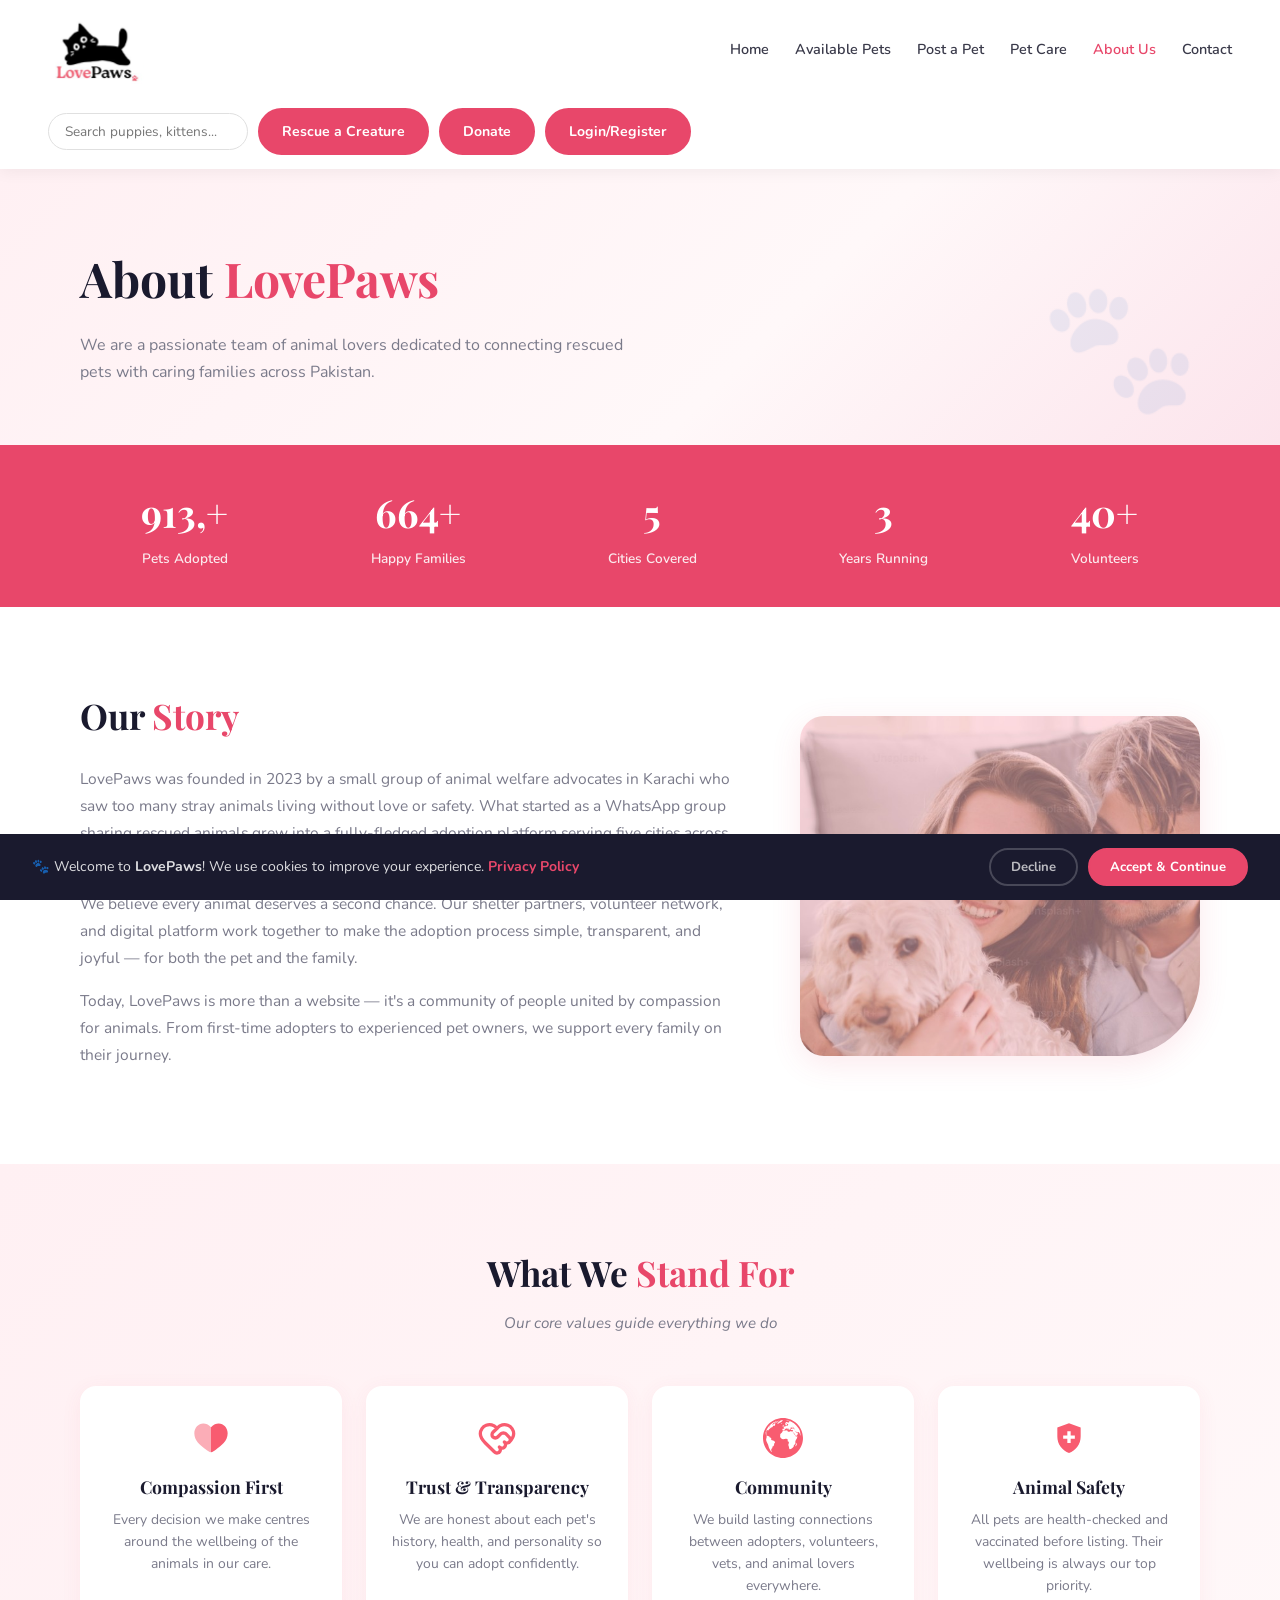
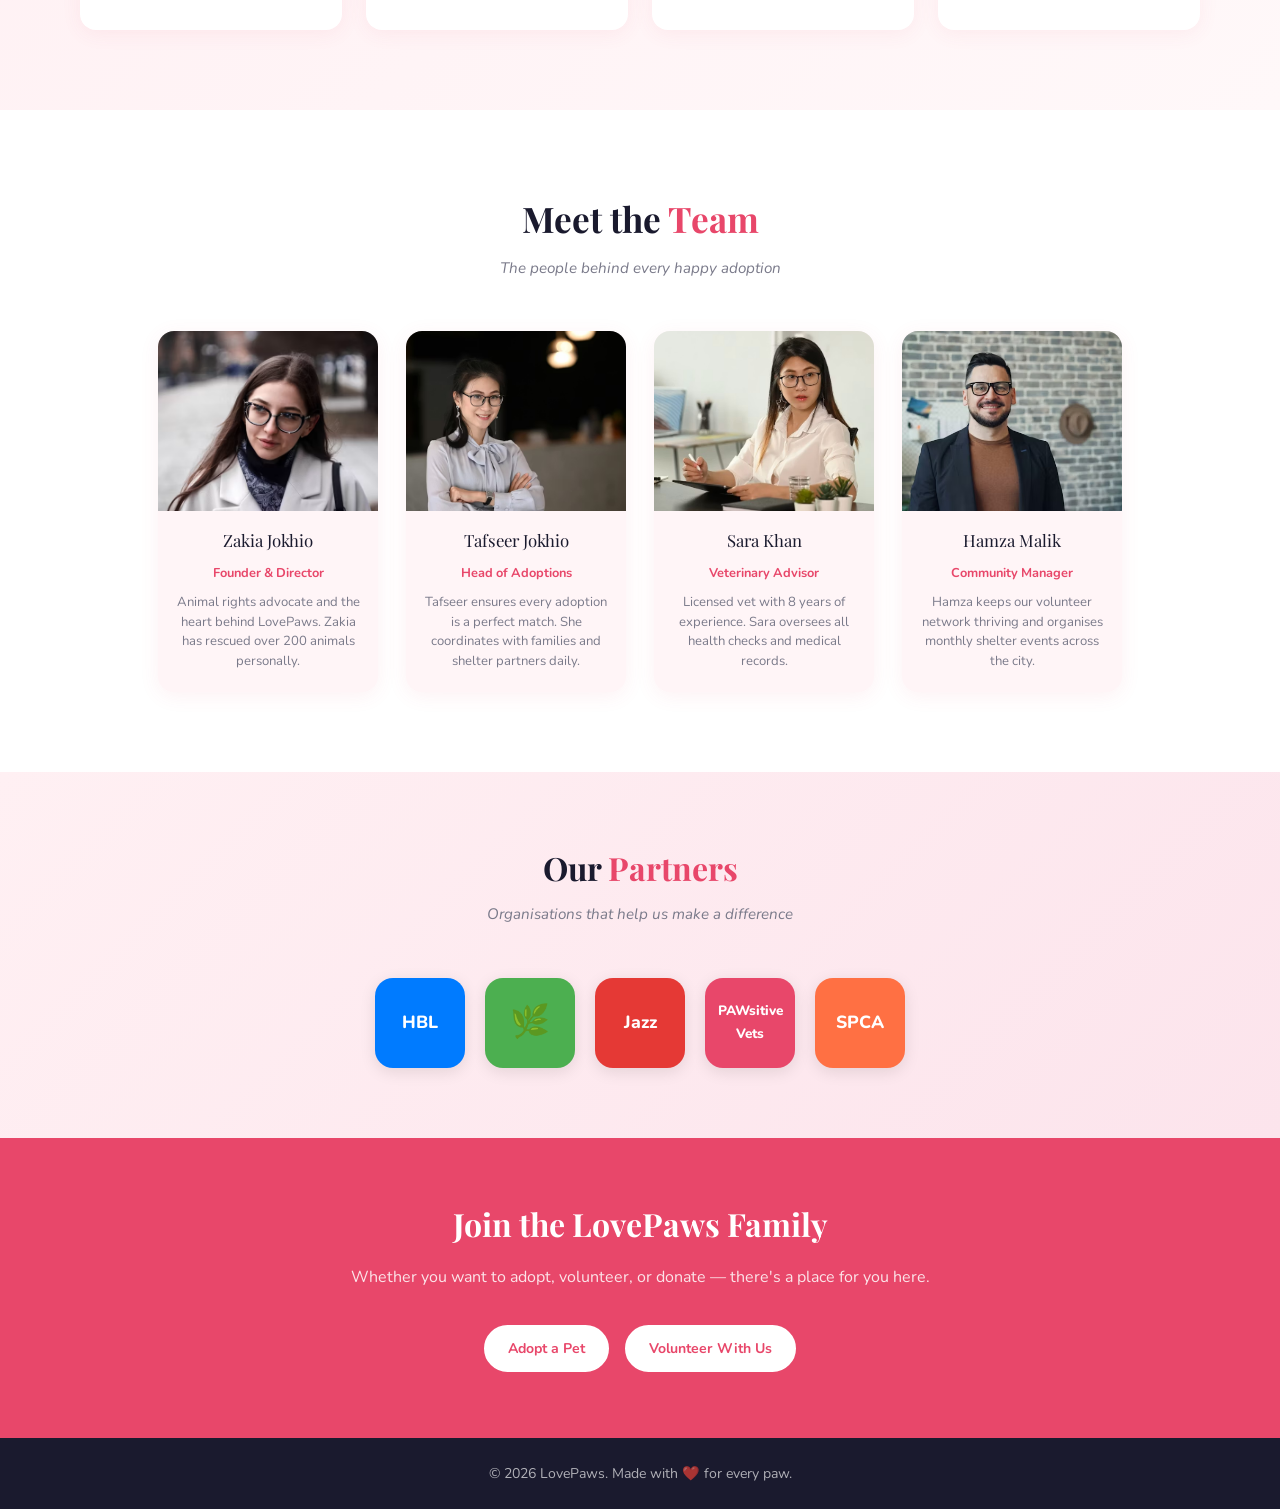
<file: about-us.html>
<!DOCTYPE html>
<html lang="en">
<head>
  <meta charset="UTF-8" />
  <meta name="viewport" content="width=device-width, initial-scale=1.0"/>
  <title>About Us – LovePaws</title>
  <link rel="stylesheet" href="style.css" />
  <link href="https://fonts.googleapis.com/css2?family=Playfair+Display:wght@700&family=Nunito:wght@400;600;700&display=swap" rel="stylesheet"/>
  <style>
    /* PAGE HERO */
    .page-hero {
      background: linear-gradient(135deg, #fff0f3 0%, #fff8f9 60%, #fce4ec 100%);
      padding: 70px 80px 60px;
      display: flex; align-items: center; justify-content: space-between;
      position: relative; overflow: hidden;
    }
    .page-hero-content { z-index: 1; animation: fadeInUp 0.7s ease both; max-width: 560px; }
    .page-hero-content h1 {
      font-family: 'Playfair Display', serif;
      font-size: 3rem; color: var(--dark); margin-bottom: 14px;
    }
    .page-hero-content p { color: var(--muted); font-size: 1rem; }
    .paw-decor {
      font-size: 8rem; opacity: 0.08;
      position: absolute; right: 80px; bottom: -10px; user-select: none;
    }

    /* STATS STRIP */
    .stats-strip {
      background: var(--pink);
      padding: 36px 80px;
      display: flex; justify-content: space-around; flex-wrap: wrap; gap: 20px;
    }
    .stat-item { text-align: center; color: #fff; }
    .stat-num {
      font-family: 'Playfair Display', serif;
      font-size: 2.4rem; font-weight: 700; display: block;
    }
    .stat-label { font-size: 0.85rem; opacity: 0.88; font-weight: 600; }

    /* STORY */
    .story-section {
      padding: 80px 80px;
      background: var(--white);
      display: flex; align-items: center; gap: 60px;
    }
    .story-text { flex: 1; }
    .story-text h2 {
      font-family: 'Playfair Display', serif;
      font-size: 2.2rem; color: var(--dark); margin-bottom: 20px;
    }
    .story-text p { color: var(--muted); font-size: 0.97rem; margin-bottom: 16px; line-height: 1.75; }
    .story-img { flex-shrink: 0; }
    .story-img img {
      width: 400px; height: 340px;
      border-radius: 24px 24px 80px 24px;
      object-fit: cover;
      box-shadow: var(--shadow);
    }

    /* VALUES */
    .values-section {
      background: linear-gradient(135deg, #fff0f3 0%, #fff8f9 100%);
      padding: 80px 80px;
      text-align: center;
    }
    .values-section h2 {
      font-family: 'Playfair Display', serif;
      font-size: 2.2rem; color: var(--dark); margin-bottom: 8px;
    }
    .values-grid {
      display: grid;
      grid-template-columns: repeat(auto-fill, minmax(220px, 1fr));
      gap: 24px; margin-top: 50px;
    }
    .value-card {
      background: #fff;
      border-radius: var(--radius);
      padding: 32px 24px;
      box-shadow: 0 4px 20px rgba(232,71,106,0.07);
      transition: transform 0.3s, box-shadow 0.3s;
      animation: fadeInUp 0.5s ease both;
    }
    .value-card:hover {
      transform: translateY(-6px);
      box-shadow: 0 14px 36px rgba(232,71,106,0.15);
    }
    .value-icon {
      font-size: 2.4rem; margin-bottom: 14px; display: flex; justify-content: center; 

    }

    .value-icon img {
      width: 40px; height: 40px; object-fit: contain; display: block;
    }
    
    .value-card h3 {
      font-family: 'Playfair Display', serif;
      font-size: 1.1rem; color: var(--dark); margin-bottom: 8px;
    }
    .value-card p { font-size: 0.87rem; color: var(--muted); line-height: 1.6; }

    /* TEAM */
    .team-section {
      padding: 80px 80px;
      background: var(--white);
      text-align: center;
    }
    .team-section h2 {
      font-family: 'Playfair Display', serif;
      font-size: 2.2rem; color: var(--dark); margin-bottom: 8px;
    }
    .team-grid {
      display: flex; justify-content: center;
      flex-wrap: wrap; gap: 28px; margin-top: 50px;
    }
    .team-card {
      width: 220px;
      background: var(--card-bg);
      border-radius: var(--radius);
      overflow: hidden;
      box-shadow: 0 4px 20px rgba(232,71,106,0.08);
      transition: transform 0.3s, box-shadow 0.3s;
      animation: fadeInUp 0.5s ease both;
    }
    .team-card:hover {
      transform: translateY(-6px);
      box-shadow: 0 14px 36px rgba(232,71,106,0.17);
    }
    .team-img {
      width: 100%; height: 180px; object-fit: cover;
    }
    .team-info { padding: 16px 16px 20px; }
    .team-name {
      font-family: 'Playfair Display', serif;
      font-size: 1.05rem; color: var(--dark); display: block; margin-bottom: 4px;
    }
    .team-role { font-size: 0.8rem; color: var(--pink); font-weight: 700; }
    .team-bio { font-size: 0.82rem; color: var(--muted); margin-top: 8px; line-height: 1.5; }

    /* PARTNERS */
    .partners-section {
      background: linear-gradient(135deg, #fff0f3 0%, #fce4ec 100%);
      padding: 70px 80px; text-align: center;
    }
    .partners-section h2 {
      font-family: 'Playfair Display', serif;
      font-size: 2rem; color: var(--dark); margin-bottom: 8px;
    }
    .partners-row {
      display: flex; justify-content: center; align-items: center;
      flex-wrap: wrap; gap: 20px; margin-top: 40px;
    }
    .partner-logo {
      width: 90px; height: 90px;
      border-radius: 18px;
      display: flex; align-items: center; justify-content: center;
      font-weight: 800; font-size: 1.1rem;
      box-shadow: 0 4px 16px rgba(0,0,0,0.1);
      transition: transform 0.25s;
      background: #fff; color: var(--dark);
    }
    .partner-logo:hover { transform: translateY(-4px); }
    .partner-logo.hbl { background: #007bff; color: #fff; }
    .partner-logo.easypaisa { background: #4CAF50; color: #fff; font-size: 2rem; }
    .partner-logo.jazz { background: #e53935; color: #fff; }
    .partner-logo.pawsitive { background: var(--pink); color: #fff; font-size: 0.85rem; }

    /* JOIN CTA */
    .join-cta {
      background: var(--pink); padding: 60px 80px; text-align: center;
    }
    .join-cta h2 {
      font-family: 'Playfair Display', serif;
      font-size: 2rem; color: #fff; margin-bottom: 14px;
    }
    .join-cta p { color: rgba(255,255,255,0.85); font-size: 1rem; margin-bottom: 28px; }
    .join-cta .btn { background: #fff; color: var(--pink); border-color: #fff; margin: 6px; }
    .join-cta .btn:hover { background: var(--dark); border-color: var(--dark); color: #fff; }

    .nav-links a.active { color: var(--pink); }

    @media (max-width: 1024px) {
      .story-section { flex-direction: column; padding: 60px 40px; }
      .story-img img { width: 100%; height: 280px; }
    }
    @media (max-width: 768px) {
      .page-hero { padding: 50px 24px; }
      .page-hero-content h1 { font-size: 2.2rem; }
      .stats-strip { padding: 30px 24px; }
      .story-section, .values-section, .team-section, .partners-section { padding: 50px 20px; }
      .join-cta { padding: 50px 24px; }
      .paw-decor { display: none; }
    }
  </style>
</head>
<body>

  <!-- NAVBAR -->
  <nav class="navbar">
    <div class="nav-logo">
      <img src="Images/logo.svg" alt="LovePaws Logo" class="logo-img" />
    </div>
    <ul class="nav-links">
      <li><a href="index.html">Home</a></li>
      <li><a href="available-pets.html">Available Pets</a></li>
      <li><a href="post-a-pet.html">Post a Pet</a></li>
      <li><a href="pet-care.html">Pet Care</a></li>
      <li><a href="about-us.html" class="active">About Us</a></li>
      <li><a href="contact.html">Contact</a></li>
    </ul>
    <div class="nav-actions">
      <input type="text" placeholder="Search puppies, kittens..." class="search-input"/>
      <a href="rescue.html" class="btn btn-pink">Rescue a Creature</a>
      <a href="donate.html" class="btn btn-pink">Donate</a>
      <a href="login.html" class="btn btn-pink">Login/Register</a>
    </div>
  </nav>

  <!-- PAGE HERO -->
  <section class="page-hero">
    <div class="page-hero-content">
      <h1>About <span class="brand-name">LovePaws</span></h1>
      <p>We are a passionate team of animal lovers dedicated to connecting rescued pets with caring families across Pakistan.</p>
    </div>
    <div class="paw-decor">🐾</div>
  </section>

  <!-- STATS -->
  <div class="stats-strip">
    <div class="stat-item">
      <span class="stat-num">1,200+</span>
      <span class="stat-label">Pets Adopted</span>
    </div>
    <div class="stat-item">
      <span class="stat-num">850+</span>
      <span class="stat-label">Happy Families</span>
    </div>
    <div class="stat-item">
      <span class="stat-num">5</span>
      <span class="stat-label">Cities Covered</span>
    </div>
    <div class="stat-item">
      <span class="stat-num">3</span>
      <span class="stat-label">Years Running</span>
    </div>
    <div class="stat-item">
      <span class="stat-num">40+</span>
      <span class="stat-label">Volunteers</span>
    </div>
  </div>

  <!-- OUR STORY -->
  <section class="story-section">
    <div class="story-text">
      <h2>Our <span class="brand-name">Story</span></h2>
      <p>LovePaws was founded in 2023 by a small group of animal welfare advocates in Karachi who saw too many stray animals living without love or safety. What started as a WhatsApp group sharing rescued animals grew into a fully-fledged adoption platform serving five cities across Pakistan.</p>
      <p>We believe every animal deserves a second chance. Our shelter partners, volunteer network, and digital platform work together to make the adoption process simple, transparent, and joyful — for both the pet and the family.</p>
      <p>Today, LovePaws is more than a website — it's a community of people united by compassion for animals. From first-time adopters to experienced pet owners, we support every family on their journey.</p>
    </div>
    <div class="story-img">
      <img src="Images/OurMission_img.jpeg" alt="Our Story" />
    </div>
  </section>

  <!-- VALUES -->
  <section class="values-section">
    <h2>What We <span class="brand-name">Stand For</span></h2>
    <p class="section-subtitle">Our core values guide everything we do</p>
    <div class="values-grid">
      <div class="value-card">
        <span class="value-icon"> <img src="Images/heart.svg" alt="icon"></span>
        <h3>Compassion First</h3>
        <p>Every decision we make centres around the wellbeing of the animals in our care.</p>
      </div>
      <div class="value-card">
        <span class="value-icon"><img src="Images/trust.svg" alt="icon"></span>
        <h3>Trust & Transparency</h3>
        <p>We are honest about each pet's history, health, and personality so you can adopt confidently.</p>
      </div>
      <div class="value-card">
        <span class="value-icon"><img src="Images/world.svg" alt="icon"></span>
        <h3>Community</h3>
        <p>We build lasting connections between adopters, volunteers, vets, and animal lovers everywhere.</p>
      </div>
      <div class="value-card">
        <span class="value-icon"><img src="Images/safety.svg" alt="icon"></span>
        <h3>Animal Safety</h3>
        <p>All pets are health-checked and vaccinated before listing. Their wellbeing is always our top priority.</p>
      </div>
    </div>
  </section>

  <!-- TEAM -->
  <section class="team-section">
    <h2>Meet the <span class="brand-name">Team</span></h2>
    <p class="section-subtitle">The people behind every happy adoption</p>
    <div class="team-grid">

      <div class="team-card">
        <img src="Images/Team1.avif" alt="Zakia Jokhio" class="team-img"/>
        <div class="team-info">
          <span class="team-name">Zakia Jokhio</span>
          <span class="team-role">Founder & Director</span>
          <p class="team-bio">Animal rights advocate and the heart behind LovePaws. Zakia has rescued over 200 animals personally.</p>
        </div>
      </div>

      <div class="team-card">
        <img src="Images/Team2.avif" alt="Tafseer Jokhio" class="team-img"/>
        <div class="team-info">
          <span class="team-name">Tafseer Jokhio</span>
          <span class="team-role">Head of Adoptions</span>
          <p class="team-bio">Tafseer ensures every adoption is a perfect match. She coordinates with families and shelter partners daily.</p>
        </div>
      </div>

      <div class="team-card">
        <img src="Images/Team3.jpg" alt="Sara Khan" class="team-img"/>
        <div class="team-info">
          <span class="team-name">Sara Khan</span>
          <span class="team-role">Veterinary Advisor</span>
          <p class="team-bio">Licensed vet with 8 years of experience. Sara oversees all health checks and medical records.</p>
        </div>
      </div>

      <div class="team-card">
        <img src="Images/Team4.avif" alt="Hamza Malik" class="team-img"/>
        <div class="team-info">
          <span class="team-name">Hamza Malik</span>
          <span class="team-role">Community Manager</span>
          <p class="team-bio">Hamza keeps our volunteer network thriving and organises monthly shelter events across the city.</p>
        </div>
      </div>

    </div>
  </section>

  <!-- PARTNERS -->
  <section class="partners-section">
    <h2>Our <span class="brand-name">Partners</span></h2>
    <p class="section-subtitle">Organisations that help us make a difference</p>
    <div class="partners-row">
      <div class="partner-logo hbl">HBL</div>
      <div class="partner-logo easypaisa">🌿</div>
      <div class="partner-logo jazz">Jazz</div>
      <div class="partner-logo pawsitive">PAWsitive<br/>Vets</div>
      <div class="partner-logo" style="background:#ff7043;color:#fff;">SPCA</div>
    </div>
  </section>

  <!-- JOIN CTA -->
  <section class="join-cta">
    <h2>Join the LovePaws Family</h2>
    <p>Whether you want to adopt, volunteer, or donate — there's a place for you here.</p>
    <a href="available-pets.html" class="btn">Adopt a Pet</a>
    <a href="contact.html" class="btn">Volunteer With Us</a>
  </section>

  <!-- FOOTER -->
  <footer class="footer">
    <p>© 2026 LovePaws. Made with ❤️ for every paw.</p>
  </footer>
<script src="script.js"></script>
</body>
</html>
</file>
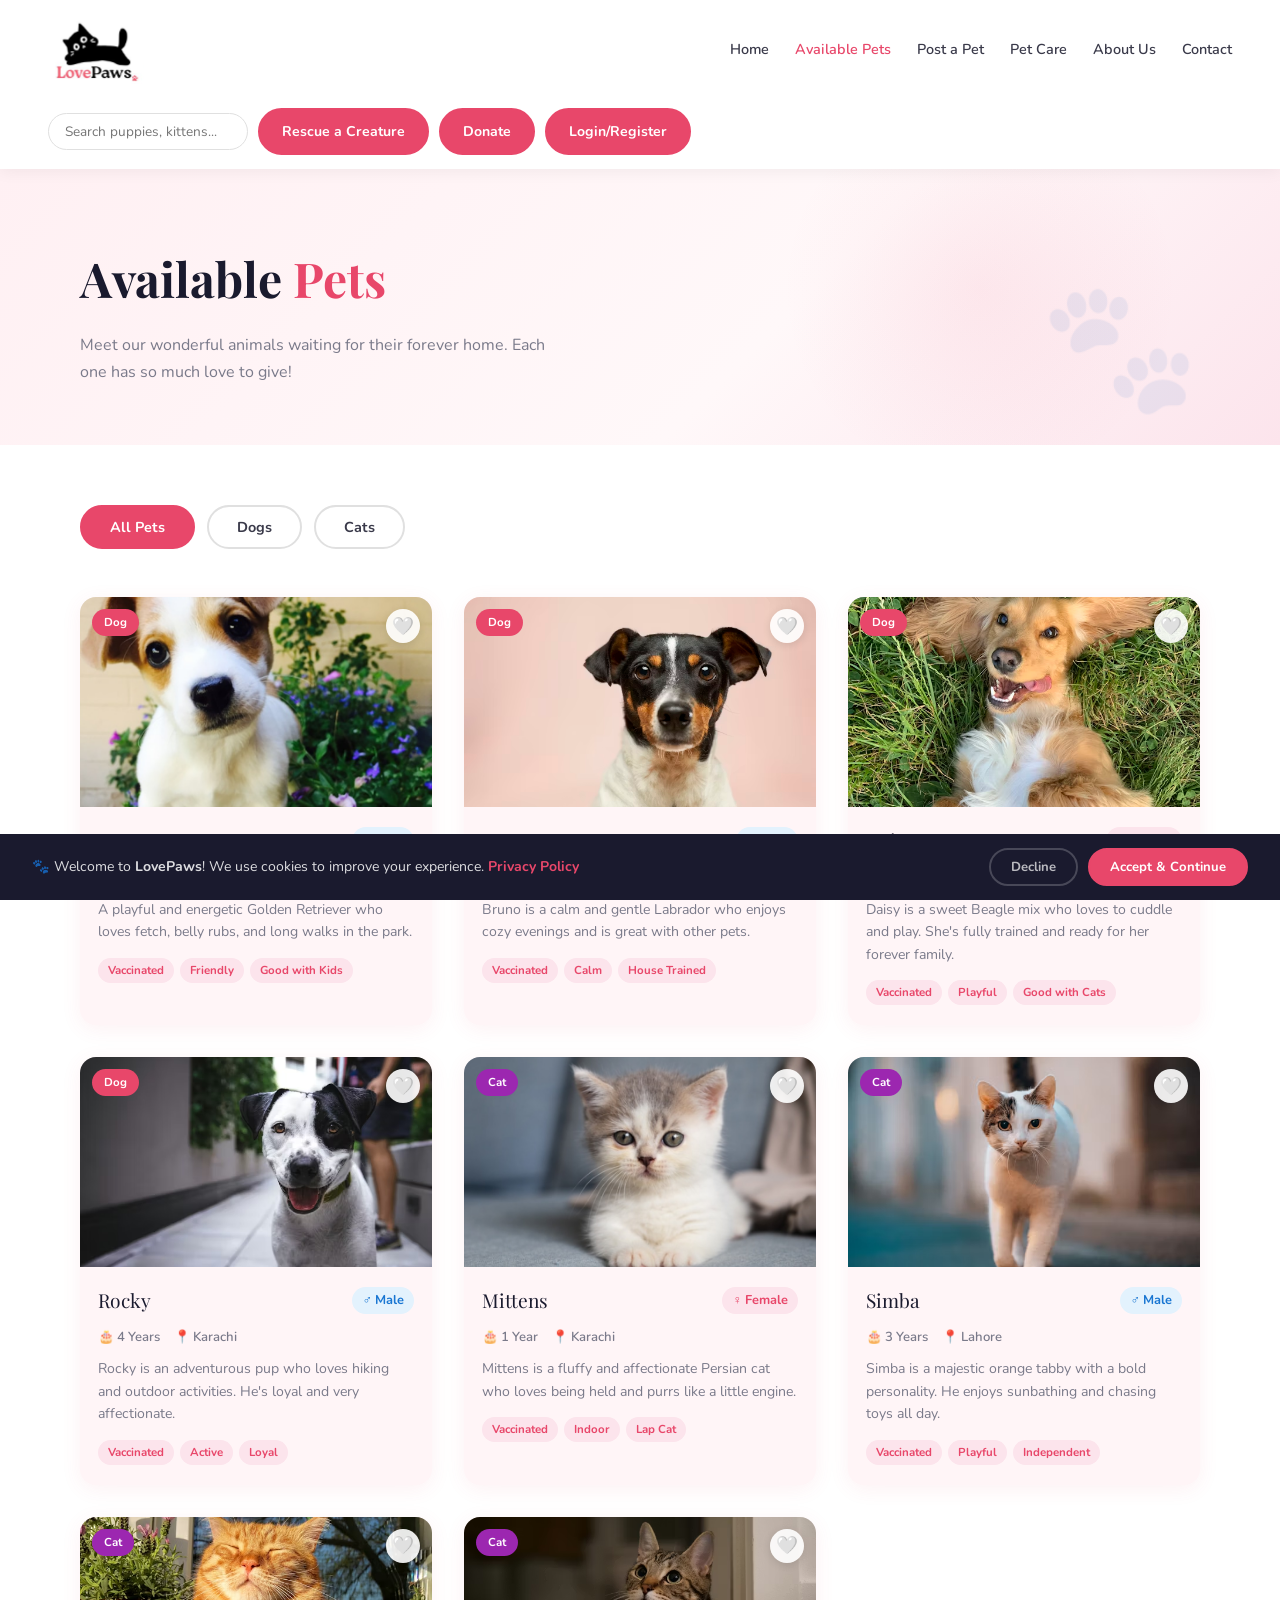
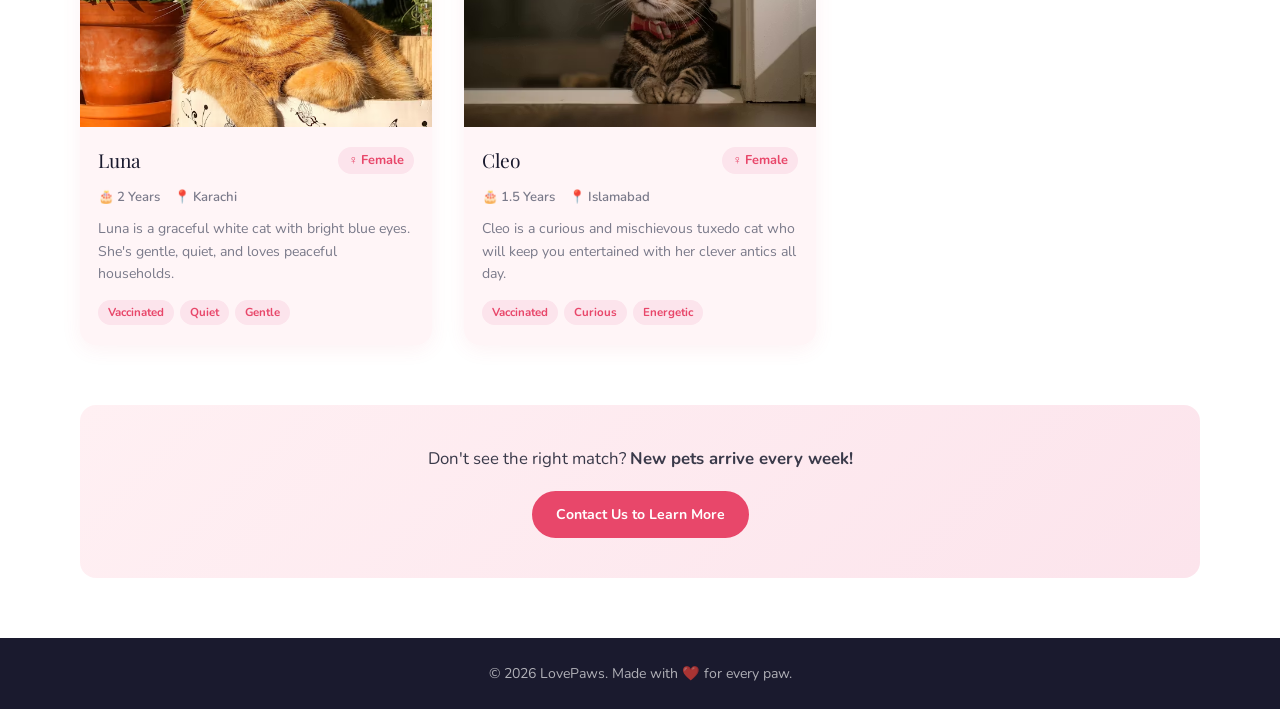
<file: available-pets.html>
<!DOCTYPE html>
<html lang="en">
<head>
  <meta charset="UTF-8" />
  <meta name="viewport" content="width=device-width, initial-scale=1.0"/>
  <title>Available Pets – LovePaws</title>
  <link rel="stylesheet" href="style.css" />
  <link href="https://fonts.googleapis.com/css2?family=Playfair+Display:wght@700&family=Nunito:wght@400;600;700&display=swap" rel="stylesheet"/>
  <style>
    /* ── PAGE HERO ── */
    .page-hero {
      background: linear-gradient(135deg, #fff0f3 0%, #fff8f9 60%, #fce4ec 100%);
      padding: 70px 80px 60px;
      display: flex;
      align-items: center;
      justify-content: space-between;
      position: relative;
      overflow: hidden;
    }
    .page-hero::before {
      content: '';
      position: absolute;
      width: 400px; height: 400px;
      background: radial-gradient(circle, rgba(232,71,106,0.07) 0%, transparent 70%);
      top: -80px; right: 100px;
      pointer-events: none;
    }
    .page-hero-content { z-index: 1; animation: fadeInUp 0.7s ease both; }
    .page-hero-content h1 {
      font-family: 'Playfair Display', serif;
      font-size: 3rem;
      color: var(--dark);
      margin-bottom: 14px;
    }
    .page-hero-content p {
      color: var(--muted);
      font-size: 1rem;
      max-width: 480px;
    }
    .paw-decor {
      font-size: 8rem;
      opacity: 0.08;
      position: absolute;
      right: 80px;
      bottom: -10px;
      z-index: 0;
      user-select: none;
    }

    /* ── TABS ── */
    .pets-section { padding: 60px 80px; background: var(--white); }
    .tab-bar {
      display: flex;
      gap: 12px;
      margin-bottom: 48px;
    }
    .tab-btn {
      padding: 10px 28px;
      border-radius: 50px;
      border: 2px solid #e0e0e0;
      background: transparent;
      font-family: 'Nunito', sans-serif;
      font-weight: 700;
      font-size: 0.9rem;
      cursor: pointer;
      color: var(--text);
      transition: all 0.25s ease;
    }
    .tab-btn:hover { border-color: var(--pink); color: var(--pink); }
    .tab-btn.active { background: var(--pink); border-color: var(--pink); color: #fff; }

    /* ── PETS GRID ── */
    .ap-pets-grid {
      display: grid;
      grid-template-columns: repeat(auto-fill, minmax(280px, 1fr));
      gap: 32px;
    }
    .ap-pet-card {
      display: flex;
      flex-direction: column;
      background: var(--card-bg);
      border-radius: var(--radius);
      overflow: hidden;
      box-shadow: 0 4px 20px rgba(232,71,106,0.08);
      transition: transform 0.3s ease, box-shadow 0.3s ease;
      animation: fadeInUp 0.5s ease both;
    }
    .ap-pet-card:hover {
      transform: translateY(-8px);
      box-shadow: 0 16px 40px rgba(232,71,106,0.18);
    }

    /* badge */
    .ap-badge {
      position: absolute;
      top: 12px; left: 12px;
      background: var(--pink);
      color: #fff;
      font-size: 0.72rem;
      font-weight: 700;
      padding: 4px 12px;
      border-radius: 50px;
      z-index: 2;
      font-family: 'Nunito', sans-serif;
    }
    .ap-badge.cat-badge { background: #9c27b0; }

    /* image */
    .ap-img-wrap {
      position: relative;
      width: 100%;
      height: 210px;
      overflow: hidden;
    }
    .ap-img-wrap img {
      width: 100%; height: 100%;
      object-fit: cover;
      transition: transform 0.4s ease;
    }
    .ap-pet-card:hover .ap-img-wrap img { transform: scale(1.06); }
    .ap-overlay {
      position: absolute;
      inset: 0;
      background: rgba(232,71,106,0.55);
      display: flex;
      align-items: center;
      justify-content: center;
      opacity: 0;
      transition: opacity 0.3s ease;
    }
    .ap-pet-card:hover .ap-overlay { opacity: 1; }

    /* info */
    .ap-info { padding: 18px 18px 20px; display: flex; flex-direction: column; gap: 10px; flex: 1; }
    .ap-name-row { display: flex; align-items: center; justify-content: space-between; }
    .ap-name { font-family: 'Playfair Display', serif; font-size: 1.2rem; color: var(--dark); }
    .ap-gender { font-size: 0.8rem; font-weight: 700; padding: 3px 10px; border-radius: 50px; }
    .ap-gender.male { background: #e3f2fd; color: #1976d2; }
    .ap-gender.female { background: #fce4ec; color: var(--pink); }
    .ap-meta { display: flex; gap: 14px; font-size: 0.82rem; color: var(--muted); font-weight: 600; }
    .ap-desc { font-size: 0.88rem; color: var(--muted); line-height: 1.6; }
    .ap-tags { display: flex; flex-wrap: wrap; gap: 6px; margin-top: 4px; }
    .tag {
      background: var(--pink-light);
      color: var(--pink);
      font-size: 0.72rem;
      font-weight: 700;
      padding: 3px 10px;
      border-radius: 50px;
      font-family: 'Nunito', sans-serif;
    }

    /* CTA */
    .ap-cta {
      text-align: center;
      margin-top: 60px;
      padding: 40px;
      background: linear-gradient(135deg, #fff0f3 0%, #fce4ec 100%);
      border-radius: var(--radius);
    }
    .ap-cta p { color: var(--text); font-size: 1.05rem; margin-bottom: 18px; }

    /* nav active */
    .nav-links a.active { color: var(--pink); }

    @media (max-width: 768px) {
      .page-hero { padding: 50px 24px; }
      .page-hero-content h1 { font-size: 2.2rem; }
      .pets-section { padding: 40px 20px; }
      .ap-pets-grid { grid-template-columns: 1fr; }
      .paw-decor { display: none; }
    }
  </style>
</head>
<body>

  <!-- NAVBAR -->
  <nav class="navbar">
    <div class="nav-logo">
      <img src="Images/logo.svg" alt="LovePaws Logo" class="logo-img" />
    </div>
    <ul class="nav-links">
      <li><a href="index.html">Home</a></li>
      <li><a href="available-pets.html" class="active">Available Pets</a></li>
      <li><a href="post-a-pet.html">Post a Pet</a></li>
      <li><a href="pet-care.html">Pet Care</a></li>
      <li><a href="about-us.html">About Us</a></li>
      <li><a href="contact.html">Contact</a></li>
    </ul>
    <div class="nav-actions">
      <input type="text" placeholder="Search puppies, kittens..." class="search-input"/>
      <a href="rescue.html" class="btn btn-pink">Rescue a Creature</a>
      <a href="donate.html" class="btn btn-pink">Donate</a>
      <a href="login.html" class="btn btn-pink">Login/Register</a>
    </div>
  </nav>

  <!-- PAGE HERO -->
  <section class="page-hero">
    <div class="page-hero-content">
      <h1>Available <span class="brand-name">Pets</span></h1>
      <p>Meet our wonderful animals waiting for their forever home. Each one has so much love to give!</p>
    </div>
    <div class="paw-decor">🐾</div>
  </section>

  <!-- TABS + GRID -->
  <section class="pets-section">
    <div class="tab-bar">
      <button class="tab-btn active" onclick="filterPets('all', this)">All Pets</button>
      <button class="tab-btn" onclick="filterPets('dog', this)"> Dogs</button>
      <button class="tab-btn" onclick="filterPets('cat', this)"> Cats</button>
    </div>

    <div class="ap-pets-grid" id="petsGrid">

      <!-- DOGS -->
      <div class="ap-pet-card" data-type="dog" style="position:relative;">
        <div class="ap-badge">Dog</div>
        <div class="ap-img-wrap">
          <img src="Images/Max.jpeg" alt="Max"/>
          <div class="ap-overlay"><a href="#" class="btn btn-pink">Adopt Me</a></div>
        </div>
        <div class="ap-info">
          <div class="ap-name-row">
            <span class="ap-name">Max</span>
            <span class="ap-gender male">♂ Male</span>
          </div>
          <div class="ap-meta"><span>🎂 1.5 Years</span><span>📍 Karachi</span></div>
          <p class="ap-desc">A playful and energetic Golden Retriever who loves fetch, belly rubs, and long walks in the park.</p>
          <div class="ap-tags">
            <span class="tag">Vaccinated</span><span class="tag">Friendly</span><span class="tag">Good with Kids</span>
          </div>
        </div>
      </div>

      <div class="ap-pet-card" data-type="dog" style="position:relative;">
        <div class="ap-badge">Dog</div>
        <div class="ap-img-wrap">
          <img src="Images/Bruno.avif" alt="Bruno"/>
          <div class="ap-overlay"><a href="#" class="btn btn-pink">Adopt Me</a></div>
        </div>
        <div class="ap-info">
          <div class="ap-name-row">
            <span class="ap-name">Bruno</span>
            <span class="ap-gender male">♂ Male</span>
          </div>
          <div class="ap-meta"><span>🎂 3 Years</span><span>📍 Lahore</span></div>
          <p class="ap-desc">Bruno is a calm and gentle Labrador who enjoys cozy evenings and is great with other pets.</p>
          <div class="ap-tags">
            <span class="tag">Vaccinated</span><span class="tag">Calm</span><span class="tag">House Trained</span>
          </div>
        </div>
      </div>

      <div class="ap-pet-card" data-type="dog" style="position:relative;">
        <div class="ap-badge">Dog</div>
        <div class="ap-img-wrap">
          <img src="Images/Daisy.avif" alt="Daisy"/>
          <div class="ap-overlay"><a href="#" class="btn btn-pink">Adopt Me</a></div>
        </div>
        <div class="ap-info">
          <div class="ap-name-row">
            <span class="ap-name">Daisy</span>
            <span class="ap-gender female">♀ Female</span>
          </div>
          <div class="ap-meta"><span>🎂 2 Years</span><span>📍 Islamabad</span></div>
          <p class="ap-desc">Daisy is a sweet Beagle mix who loves to cuddle and play. She's fully trained and ready for her forever family.</p>
          <div class="ap-tags">
            <span class="tag">Vaccinated</span><span class="tag">Playful</span><span class="tag">Good with Cats</span>
          </div>
        </div>
      </div>

      <div class="ap-pet-card" data-type="dog" style="position:relative;">
        <div class="ap-badge">Dog</div>
        <div class="ap-img-wrap">
          <img src="Images/Rocky.avif" alt="Rocky"/>
          <div class="ap-overlay"><a href="#" class="btn btn-pink">Adopt Me</a></div>
        </div>
        <div class="ap-info">
          <div class="ap-name-row">
            <span class="ap-name">Rocky</span>
            <span class="ap-gender male">♂ Male</span>
          </div>
          <div class="ap-meta"><span>🎂 4 Years</span><span>📍 Karachi</span></div>
          <p class="ap-desc">Rocky is an adventurous pup who loves hiking and outdoor activities. He's loyal and very affectionate.</p>
          <div class="ap-tags">
            <span class="tag">Vaccinated</span><span class="tag">Active</span><span class="tag">Loyal</span>
          </div>
        </div>
      </div>

      <!-- CATS -->
      <div class="ap-pet-card" data-type="cat" style="position:relative;">
        <div class="ap-badge cat-badge">Cat</div>
        <div class="ap-img-wrap">
          <img src="Images/Mittens.jpeg" alt="Mittens"/>
          <div class="ap-overlay"><a href="#" class="btn btn-pink">Adopt Me</a></div>
        </div>
        <div class="ap-info">
          <div class="ap-name-row">
            <span class="ap-name">Mittens</span>
            <span class="ap-gender female">♀ Female</span>
          </div>
          <div class="ap-meta"><span>🎂 1 Year</span><span>📍 Karachi</span></div>
          <p class="ap-desc">Mittens is a fluffy and affectionate Persian cat who loves being held and purrs like a little engine.</p>
          <div class="ap-tags">
            <span class="tag">Vaccinated</span><span class="tag">Indoor</span><span class="tag">Lap Cat</span>
          </div>
        </div>
      </div>

      <div class="ap-pet-card" data-type="cat" style="position:relative;">
        <div class="ap-badge cat-badge">Cat</div>
        <div class="ap-img-wrap">
          <img src="Images/Simba.avif" alt="Simba"/>
          <div class="ap-overlay"><a href="#" class="btn btn-pink">Adopt Me</a></div>
        </div>
        <div class="ap-info">
          <div class="ap-name-row">
            <span class="ap-name">Simba</span>
            <span class="ap-gender male">♂ Male</span>
          </div>
          <div class="ap-meta"><span>🎂 3 Years</span><span>📍 Lahore</span></div>
          <p class="ap-desc">Simba is a majestic orange tabby with a bold personality. He enjoys sunbathing and chasing toys all day.</p>
          <div class="ap-tags">
            <span class="tag">Vaccinated</span><span class="tag">Playful</span><span class="tag">Independent</span>
          </div>
        </div>
      </div>

      <div class="ap-pet-card" data-type="cat" style="position:relative;">
        <div class="ap-badge cat-badge">Cat</div>
        <div class="ap-img-wrap">
          <img src="Images/Luna.avif" alt="Luna"/>
          <div class="ap-overlay"><a href="#" class="btn btn-pink">Adopt Me</a></div>
        </div>
        <div class="ap-info">
          <div class="ap-name-row">
            <span class="ap-name">Luna</span>
            <span class="ap-gender female">♀ Female</span>
          </div>
          <div class="ap-meta"><span>🎂 2 Years</span><span>📍 Karachi</span></div>
          <p class="ap-desc">Luna is a graceful white cat with bright blue eyes. She's gentle, quiet, and loves peaceful households.</p>
          <div class="ap-tags">
            <span class="tag">Vaccinated</span><span class="tag">Quiet</span><span class="tag">Gentle</span>
          </div>
        </div>
      </div>

      <div class="ap-pet-card" data-type="cat" style="position:relative;">
        <div class="ap-badge cat-badge">Cat</div>
        <div class="ap-img-wrap">
          <img src="Images/Cleo.avif" alt="Cleo"/>
          <div class="ap-overlay"><a href="#" class="btn btn-pink">Adopt Me</a></div>
        </div>
        <div class="ap-info">
          <div class="ap-name-row">
            <span class="ap-name">Cleo</span>
            <span class="ap-gender female">♀ Female</span>
          </div>
          <div class="ap-meta"><span>🎂 1.5 Years</span><span>📍 Islamabad</span></div>
          <p class="ap-desc">Cleo is a curious and mischievous tuxedo cat who will keep you entertained with her clever antics all day.</p>
          <div class="ap-tags">
            <span class="tag">Vaccinated</span><span class="tag">Curious</span><span class="tag">Energetic</span>
          </div>
        </div>
      </div>

    </div>

    <!-- CTA -->
    <div class="ap-cta">
      <p>Don't see the right match? <strong>New pets arrive every week!</strong></p>
      <a href="contact.html" class="btn btn-pink">Contact Us to Learn More</a>
    </div>
  </section>

  <!-- FOOTER -->
  <footer class="footer">
    <p>© 2026 LovePaws. Made with ❤️ for every paw.</p>
  </footer>

  <script>
    function filterPets(type, btn) {
      document.querySelectorAll('.tab-btn').forEach(b => b.classList.remove('active'));
      btn.classList.add('active');
      document.querySelectorAll('.ap-pet-card').forEach(card => {
        if (type === 'all' || card.dataset.type === type) {
          card.style.display = 'flex';
        } else {
          card.style.display = 'none';
        }
      });
    }
  </script>
  <script src="script.js"></script>
</body>
</html>
</file>
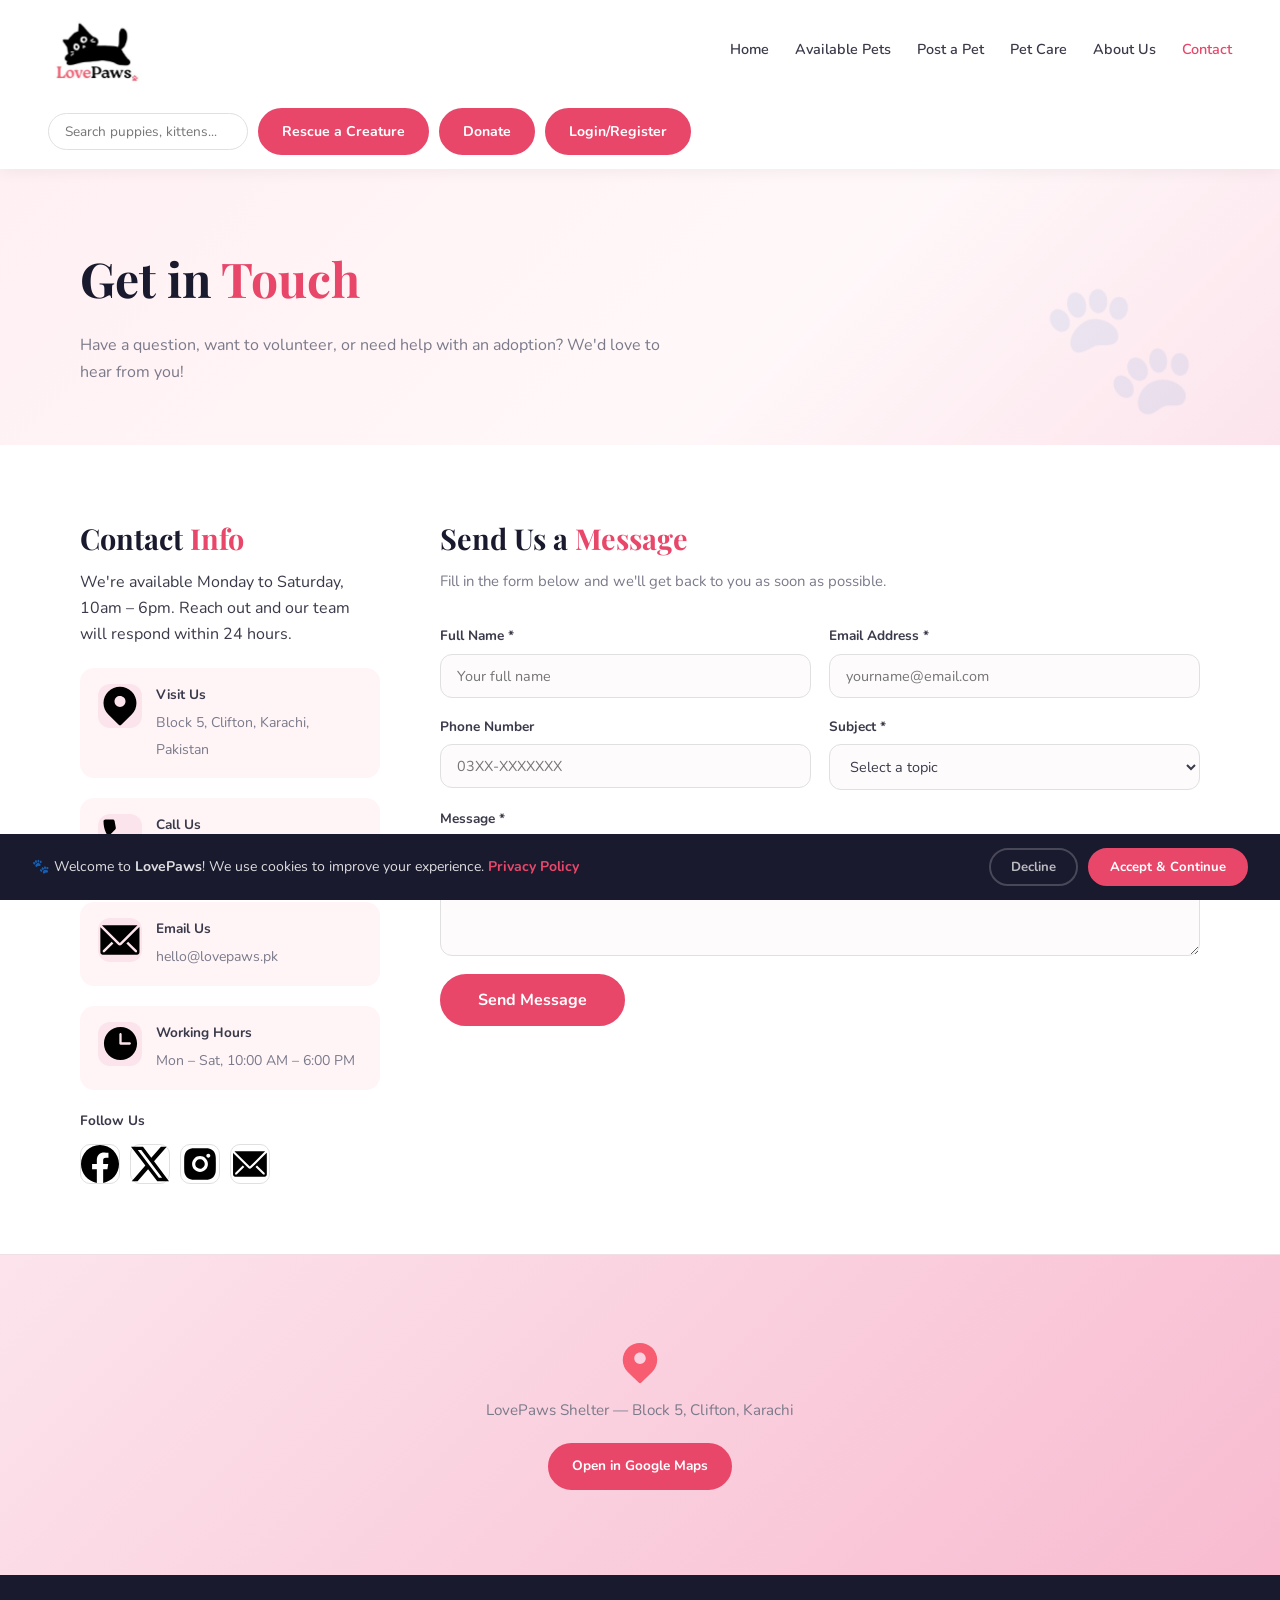
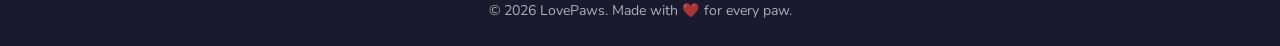
<file: contact.html>
<!DOCTYPE html>
<html lang="en">
<head>
  <meta charset="UTF-8" />
  <meta name="viewport" content="width=device-width, initial-scale=1.0"/>
  <title>Contact – LovePaws</title>
  <link rel="stylesheet" href="style.css" />
  <link href="https://fonts.googleapis.com/css2?family=Playfair+Display:wght@700&family=Nunito:wght@400;600;700&display=swap" rel="stylesheet"/>
  <style>
    /* PAGE HERO */
    .page-hero {
      background: linear-gradient(135deg, #fff0f3 0%, #fff8f9 60%, #fce4ec 100%);
      padding: 70px 80px 60px;
      position: relative; overflow: hidden;
    }
    .page-hero-content { z-index: 1; animation: fadeInUp 0.7s ease both; max-width: 600px; }
    .page-hero-content h1 {
      font-family: 'Playfair Display', serif;
      font-size: 3rem; color: var(--dark); margin-bottom: 14px;
    }
    .page-hero-content p { color: var(--muted); font-size: 1rem; }
    .paw-decor {
      font-size: 8rem; opacity: 0.08;
      position: absolute; right: 80px; bottom: -10px; user-select: none;
    }

    /* CONTACT BODY */
    .contact-body {
      padding: 70px 80px;
      background: var(--white);
      display: flex; gap: 60px; align-items: flex-start;
    }

    /* INFO COLUMN */
    .contact-info { width: 300px; flex-shrink: 0; display: flex; flex-direction: column; gap: 20px; }
    .contact-info h2 {
      font-family: 'Playfair Display', serif;
      font-size: 1.8rem; color: var(--dark); margin-bottom: 6px;
    }
    .contact-info > p { color: var(--muted); font-size: 0.93rem; line-height: 1.65; margin-bottom: 8px; }
    .info-item {
      display: flex; align-items: flex-start; gap: 14px;
      background: var(--card-bg);
      border-radius: 14px; padding: 16px 18px;
    }
    .info-icon {
      width: 44px; height: 44px; flex-shrink: 0;
      background: var(--pink-light);
      border-radius: 12px;
      display: flex; align-items: center; justify-content: center;
      font-size: 1.3rem;
    }
    .info-text strong { display: block; font-size: 0.85rem; color: var(--text); margin-bottom: 3px; }
    .info-text span { font-size: 0.88rem; color: var(--muted); }

    /* SOCIAL */
    .social-row { display: flex; gap: 10px; margin-top: 4px; }
    .social-btn {
      width: 40px; height: 40px;
      border-radius: 10px;
      display: flex; align-items: center; justify-content: center;
      font-size: 1.1rem;
      border: 1.5px solid #e0e0e0;
      transition: all 0.2s;
      cursor: pointer;
      background: transparent;
      text-decoration: none;
    }
    .social-btn:hover { border-color: var(--pink); background: var(--pink-light); }

    /* FORM COLUMN */
    .contact-form-col { flex: 1; }
    .contact-form-col h2 {
      font-family: 'Playfair Display', serif;
      font-size: 1.8rem; color: var(--dark); margin-bottom: 6px;
    }
    .contact-form-col > p { color: var(--muted); font-size: 0.93rem; margin-bottom: 32px; }

    .contact-form { display: flex; flex-direction: column; gap: 18px; }
    .form-row { display: grid; grid-template-columns: 1fr 1fr; gap: 18px; }
    .form-group { display: flex; flex-direction: column; gap: 6px; }
    .form-group label { font-size: 0.85rem; font-weight: 700; color: var(--text); }
    .form-group input,
    .form-group select,
    .form-group textarea {
      padding: 11px 16px;
      border: 1.5px solid #e0e0e0;
      border-radius: 12px;
      font-family: 'Nunito', sans-serif;
      font-size: 0.9rem; color: var(--text);
      outline: none;
      transition: border-color 0.2s;
      background: var(--bg);
    }
    .form-group input:focus,
    .form-group select:focus,
    .form-group textarea:focus { border-color: var(--pink); background: #fff; }
    .form-group textarea { resize: vertical; min-height: 120px; }

    .success-msg {
      display: none;
      background: #e8f5e9;
      border: 1.5px solid #4caf50;
      border-radius: 12px;
      padding: 16px 20px;
      color: #2e7d32;
      font-weight: 700;
      font-size: 0.93rem;
      animation: fadeInUp 0.4s ease;
      margin-bottom: 10px;
    }

    .form-submit .btn { font-size: 1rem; padding: 13px 36px; }

    /* MAP PLACEHOLDER */
    .map-section {
      background: var(--card-bg);
      padding: 0;
      border-top: 1px solid #f0e0e5;
    }
    .map-embed {
      width: 100%; height: 320px;
      background: linear-gradient(135deg, #fce4ec 0%, #f8bbd0 100%);
      display: flex; align-items: center; justify-content: center;
      flex-direction: column; gap: 12px;
      font-size: 3rem; color: var(--pink);
    }
    .map-embed p {
      font-family: 'Nunito', sans-serif;
      font-size: 0.95rem; color: var(--muted); margin: 0;
    }

    .nav-links a.active { color: var(--pink); }

    @media (max-width: 1024px) {
      .contact-body { flex-direction: column; padding: 50px 40px; }
      .contact-info { width: 100%; }
    }
    @media (max-width: 768px) {
      .page-hero { padding: 50px 24px; }
      .page-hero-content h1 { font-size: 2.2rem; }
      .contact-body { padding: 40px 20px; }
      .form-row { grid-template-columns: 1fr; }
      .paw-decor { display: none; }
    }
  </style>
</head>
<body>

  <!-- NAVBAR -->
  <nav class="navbar">
    <div class="nav-logo">
      <img src="Images/logo.svg" alt="LovePaws Logo" class="logo-img" />
    </div>
    <ul class="nav-links">
      <li><a href="index.html">Home</a></li>
      <li><a href="available-pets.html">Available Pets</a></li>
      <li><a href="post-a-pet.html">Post a Pet</a></li>
      <li><a href="pet-care.html">Pet Care</a></li>
      <li><a href="about-us.html">About Us</a></li>
      <li><a href="contact.html" class="active">Contact</a></li>
    </ul>
    <div class="nav-actions">
      <input type="text" placeholder="Search puppies, kittens..." class="search-input"/>
      <a href="rescue.html" class="btn btn-pink">Rescue a Creature</a>
      <a href="donate.html" class="btn btn-pink">Donate</a>
      <a href="login.html" class="btn btn-pink">Login/Register</a>
    </div>
  </nav>

  <!-- PAGE HERO -->
  <section class="page-hero">
    <div class="page-hero-content">
      <h1>Get in <span class="brand-name">Touch</span></h1>
      <p>Have a question, want to volunteer, or need help with an adoption? We'd love to hear from you!</p>
    </div>
    <div class="paw-decor">🐾</div>
  </section>

  <!-- CONTACT BODY -->
  <section class="contact-body">

    <!-- INFO -->
    <div class="contact-info">
      <div>
        <h2>Contact <span class="brand-name">Info</span></h2>
        <p>We're available Monday to Saturday, 10am – 6pm. Reach out and our team will respond within 24 hours.</p>
      </div>

      <div class="info-item">
        <div class="info-icon"><img src="Images/location.svg" alt="icon"></div>
        <div class="info-text">
          <strong>Visit Us</strong>
          <span>Block 5, Clifton, Karachi, Pakistan</span>
        </div>
      </div>

      <div class="info-item">
        <div class="info-icon"><img src="Images/call.svg" alt="icon"></div>
        <div class="info-text">
          <strong>Call Us</strong>
          <span>+92 300 1234567</span>
        </div>
      </div>

      <div class="info-item">
        <div class="info-icon"><img src="Images/email.svg" alt="icon"></div>
        <div class="info-text">
          <strong>Email Us</strong>
          <span>hello@lovepaws.pk</span>
        </div>
      </div>

      <div class="info-item">
        <div class="info-icon"><img src="Images/clock.svg" alt="icon"></div>
        <div class="info-text">
          <strong>Working Hours</strong>
          <span>Mon – Sat, 10:00 AM – 6:00 PM</span>
        </div>
      </div>

      <div>
        <p style="font-size:0.85rem; font-weight:700; color:var(--text); margin-bottom:12px;">Follow Us</p>
        <div class="social-row">
          <a class="social-btn" href="#" title="Facebook"><img src="Images/facebook.svg" alt="icon"></a>
          <a class="social-btn" href="#" title="Instagram"><img src="Images/twitter.svg" alt="icon"></a>
          <a class="social-btn" href="#" title="Twitter/X"><img src="Images/instagram.svg" alt="icon"></a>
          <a class="social-btn" href="#" title="WhatsApp"><img src="Images/email.svg" alt="icon"></a>
        </div>
      </div>
    </div>

    <!-- FORM -->
    <div class="contact-form-col">
      <h2>Send Us a <span class="brand-name">Message</span></h2>
      <p>Fill in the form below and we'll get back to you as soon as possible.</p>

      <div class="success-msg" id="successMsg">
        ✅ Thank you! Your message has been sent. We'll reply within 24 hours.
      </div>

      <form class="contact-form" onsubmit="handleSubmit(event)">
        <div class="form-row">
          <div class="form-group">
            <label for="fullName">Full Name *</label>
            <input type="text" id="fullName" placeholder="Your full name" required />
          </div>
          <div class="form-group">
            <label for="email">Email Address *</label>
            <input type="email" id="email" placeholder="yourname@email.com" required />
          </div>
        </div>

        <div class="form-row">
          <div class="form-group">
            <label for="phone">Phone Number</label>
            <input type="tel" id="phone" placeholder="03XX-XXXXXXX" />
          </div>
          <div class="form-group">
            <label for="subject">Subject *</label>
            <select id="subject" required>
              <option value="" disabled selected>Select a topic</option>
              <option>Adoption Inquiry</option>
              <option>Volunteer / Join Us</option>
              <option>Donate</option>
              <option>Report a Stray</option>
              <option>Partnership Inquiry</option>
              <option>Other</option>
            </select>
          </div>
        </div>

        <div class="form-group">
          <label for="message">Message *</label>
          <textarea id="message" placeholder="Tell us how we can help you..." required></textarea>
        </div>

        <div class="form-submit">
          <button type="submit" class="btn btn-pink">Send Message</button>
        </div>
      </form>
    </div>

  </section>

  <!-- MAP -->
  <div class="map-section">
    <div class="map-embed">
      <span><img src="Images/address.svg" alt="icon"></span>
      <p>LovePaws Shelter — Block 5, Clifton, Karachi</p>
      <a href="https://maps.google.com" target="_blank" class="btn btn-pink" style="font-size:0.85rem; margin-top:8px;">Open in Google Maps</a>
    </div>
  </div>

  <!-- FOOTER -->
  <footer class="footer">
    <p>© 2026 LovePaws. Made with ❤️ for every paw.</p>
  </footer>

  <script>
    function handleSubmit(e) {
      e.preventDefault();
      const msg = document.getElementById('successMsg');
      msg.style.display = 'block';
      e.target.reset();
      window.scrollTo({ top: msg.offsetTop - 120, behavior: 'smooth' });
    }
  </script>
  <script src="script.js"></script>
</body>
</html>
</file>
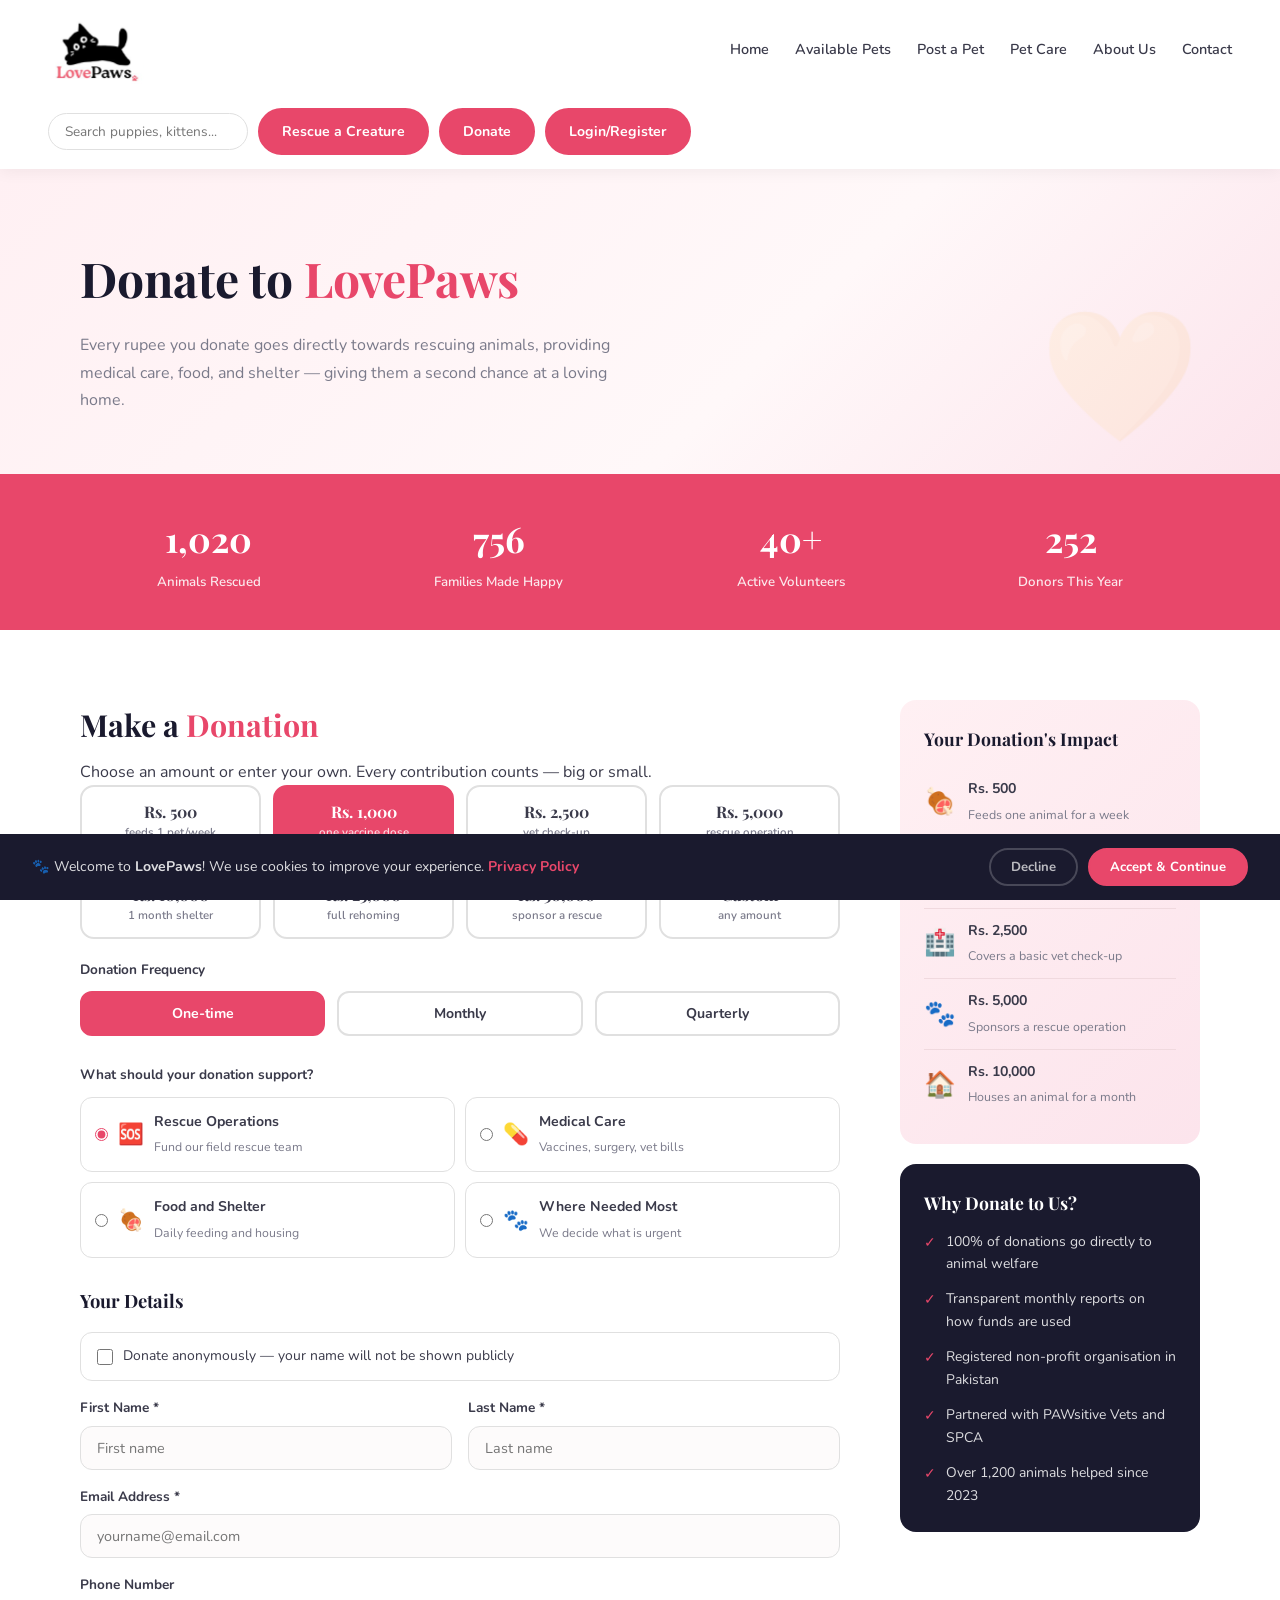
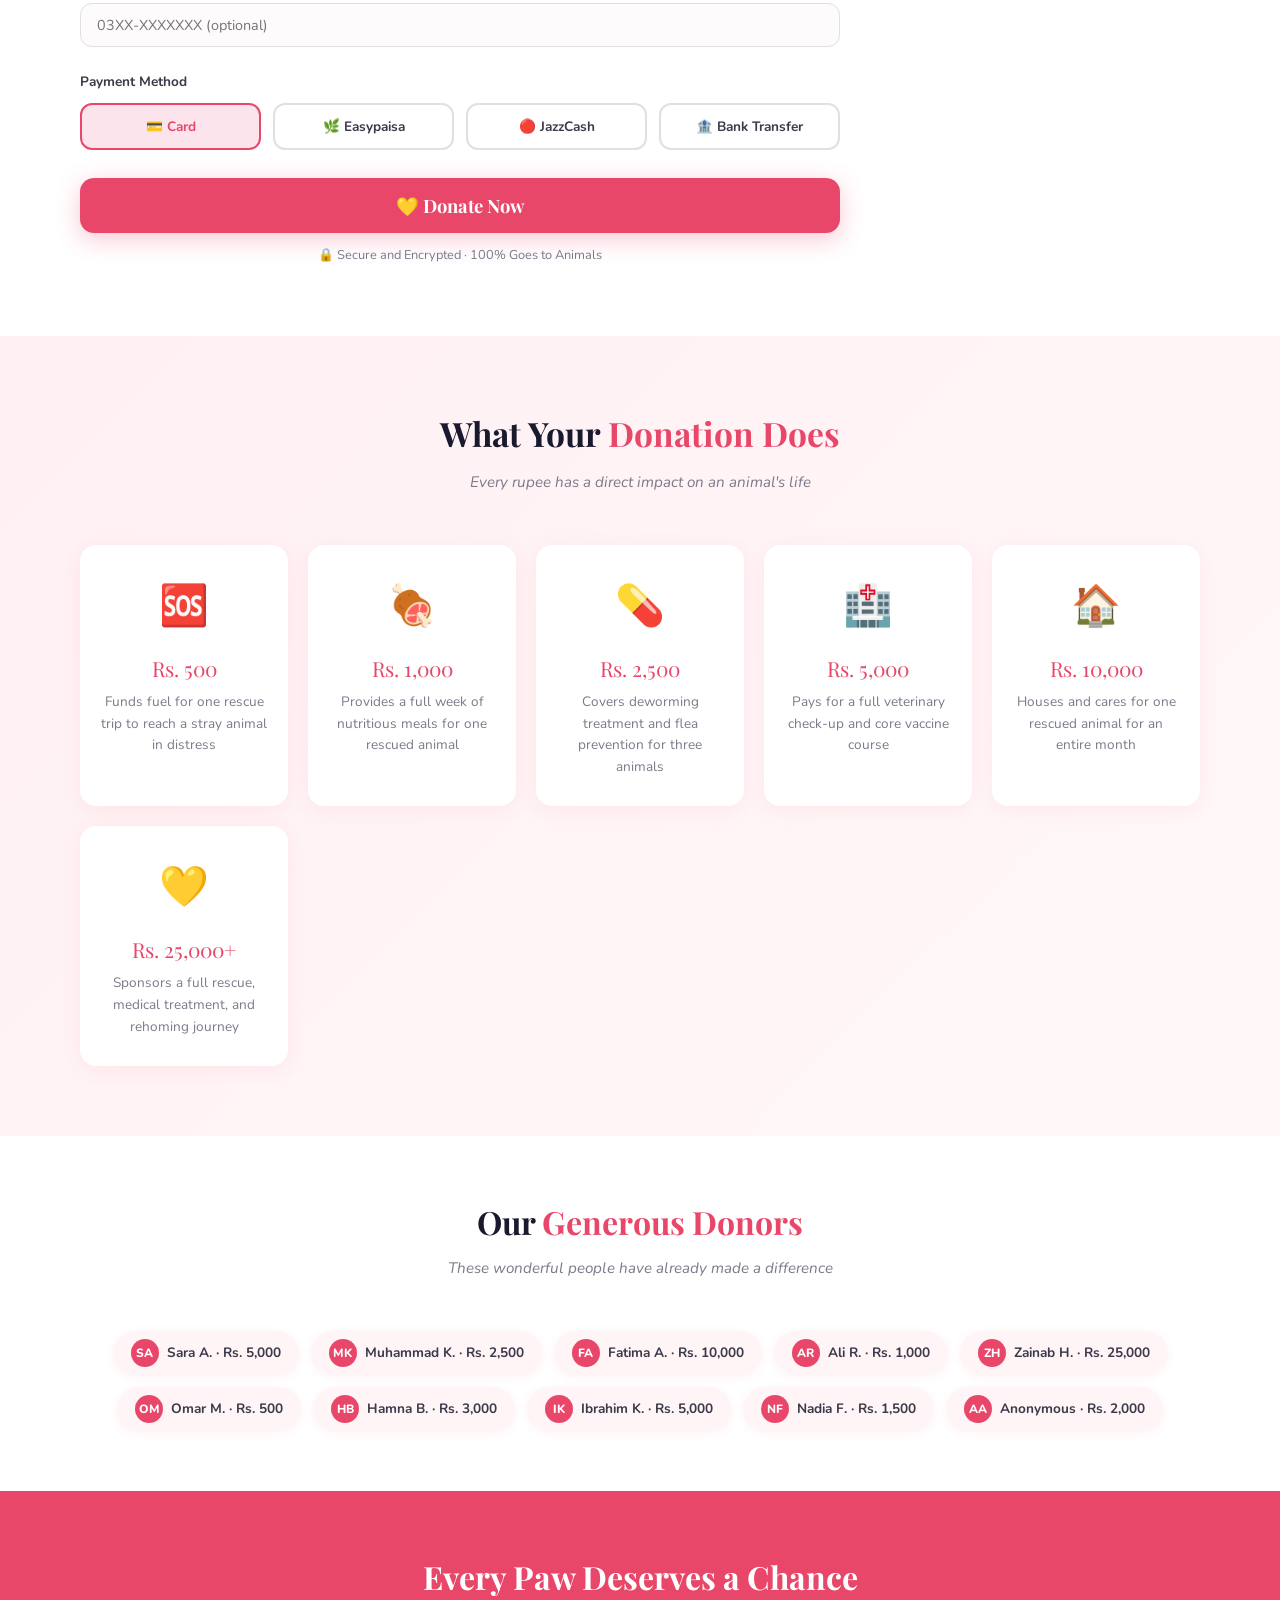
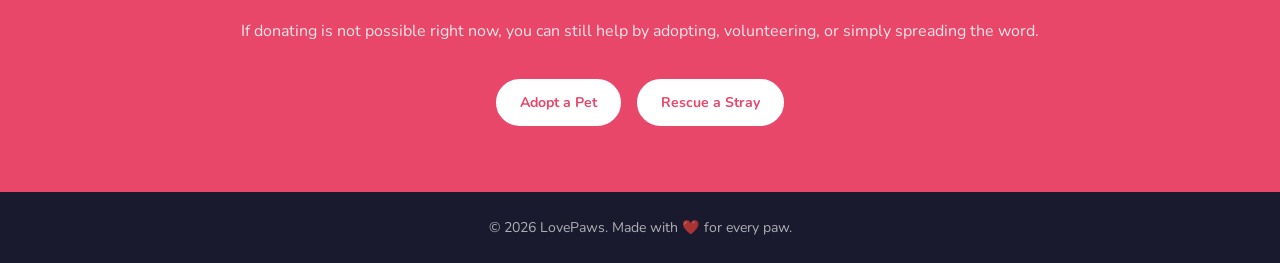
<file: donate.html>
<!DOCTYPE html>
<html lang="en">
<head>
  <meta charset="UTF-8" />
  <meta name="viewport" content="width=device-width, initial-scale=1.0"/>
  <title>Donate – LovePaws</title>
  <link rel="stylesheet" href="style.css" />
  <link href="https://fonts.googleapis.com/css2?family=Playfair+Display:wght@700&family=Nunito:wght@400;600;700&display=swap" rel="stylesheet"/>
  <style>
    .page-hero {
      background: linear-gradient(135deg, #fff0f3 0%, #fff8f9 60%, #fce4ec 100%);
      padding: 70px 80px 60px; display: flex; align-items: center;
      justify-content: space-between; position: relative; overflow: hidden;
    }
    .page-hero-content { z-index: 1; animation: fadeInUp 0.7s ease both; max-width: 560px; }
    .page-hero-content h1 { font-family: 'Playfair Display', serif; font-size: 3rem; color: var(--dark); margin-bottom: 14px; }
    .page-hero-content p { color: var(--muted); font-size: 1rem; line-height: 1.7; }
    .paw-decor { font-size: 8rem; opacity: 0.08; position: absolute; right: 80px; bottom: -10px; user-select: none; }

    .impact-strip { background: var(--pink); padding: 36px 80px; display: flex; justify-content: space-around; flex-wrap: wrap; gap: 20px; }
    .impact-item { text-align: center; color: #fff; }
    .impact-num { font-family: 'Playfair Display', serif; font-size: 2.2rem; font-weight: 700; display: block; }
    .impact-label { font-size: 0.83rem; opacity: 0.88; font-weight: 600; }

    .donate-body { padding: 70px 80px; background: var(--white); display: flex; gap: 60px; align-items: flex-start; }
    .donate-form-col { flex: 1; }
    .donate-form-col h2 { font-family: 'Playfair Display', serif; font-size: 1.9rem; color: var(--dark); margin-bottom: 8px; }
    .donate-form-col > p { color: var(--muted); font-size: 0.93rem; margin-bottom: 32px; }

    .amount-grid { display: grid; grid-template-columns: repeat(4, 1fr); gap: 12px; margin-bottom: 20px; }
    .amount-btn {
      padding: 14px 10px; border: 2px solid #e0e0e0; border-radius: 14px;
      background: transparent; font-family: 'Playfair Display', serif;
      font-size: 1rem; font-weight: 700; cursor: pointer; color: var(--text);
      transition: all 0.22s; text-align: center;
    }
    .amount-btn .amount-rs { display: block; font-size: 0.72rem; font-family: 'Nunito', sans-serif; font-weight: 600; color: var(--muted); margin-top: 2px; }
    .amount-btn:hover { border-color: var(--pink); color: var(--pink); }
    .amount-btn.selected { background: var(--pink); border-color: var(--pink); color: #fff; }
    .amount-btn.selected .amount-rs { color: rgba(255,255,255,0.8); }

    .custom-amount-wrap { display: flex; align-items: center; border: 1.5px solid #e0e0e0; border-radius: 12px; overflow: hidden; margin-bottom: 28px; }
    .custom-amount-wrap:focus-within { border-color: var(--pink); }
    .currency-tag { padding: 13px 18px; background: var(--pink-light); font-weight: 800; color: var(--pink); font-size: 0.95rem; border-right: 1.5px solid #e0e0e0; }
    .custom-amount-input { flex: 1; padding: 13px 16px; border: none; outline: none; font-family: 'Nunito', sans-serif; font-size: 1rem; color: var(--text); background: #fff; }

    .freq-label, .cause-label, .pay-label { font-size: 0.85rem; font-weight: 700; color: var(--text); margin-bottom: 10px; display: block; }
    .freq-group { display: flex; gap: 12px; margin-bottom: 28px; }
    .freq-btn { flex: 1; padding: 11px; border: 2px solid #e0e0e0; border-radius: 12px; background: transparent; font-family: 'Nunito', sans-serif; font-weight: 700; font-size: 0.88rem; cursor: pointer; color: var(--text); transition: all 0.2s; }
    .freq-btn:hover { border-color: var(--pink); color: var(--pink); }
    .freq-btn.selected { background: var(--pink); border-color: var(--pink); color: #fff; }

    .cause-grid { display: grid; grid-template-columns: 1fr 1fr; gap: 10px; margin-bottom: 28px; }
    .cause-option { display: flex; align-items: center; gap: 10px; padding: 12px 14px; border: 1.5px solid #e0e0e0; border-radius: 12px; cursor: pointer; transition: all 0.2s; }
    .cause-option:hover { border-color: var(--pink); background: var(--pink-light); }
    .cause-option input[type="radio"] { accent-color: var(--pink); }
    .cause-icon { font-size: 1.3rem; }
    .cause-text strong { display: block; font-size: 0.88rem; color: var(--text); }
    .cause-text span { font-size: 0.77rem; color: var(--muted); }

    .donor-form { display: flex; flex-direction: column; gap: 16px; margin-bottom: 24px; }
    .form-row { display: grid; grid-template-columns: 1fr 1fr; gap: 16px; }
    .form-group { display: flex; flex-direction: column; gap: 6px; }
    .form-group label { font-size: 0.85rem; font-weight: 700; color: var(--text); }
    .form-group input, .form-group select { padding: 11px 16px; border: 1.5px solid #e0e0e0; border-radius: 12px; font-family: 'Nunito', sans-serif; font-size: 0.9rem; color: var(--text); outline: none; transition: border-color 0.2s; background: var(--bg); }
    .form-group input:focus, .form-group select:focus { border-color: var(--pink); background: #fff; }

    .anon-row { display: flex; align-items: center; gap: 10px; font-size: 0.87rem; color: var(--text); cursor: pointer; padding: 12px 16px; border: 1.5px solid #e0e0e0; border-radius: 12px; transition: border-color 0.2s; }
    .anon-row:hover { border-color: var(--pink); }
    .anon-row input[type="checkbox"] { accent-color: var(--pink); width: 16px; height: 16px; }

    .pay-methods { display: flex; gap: 12px; margin-bottom: 28px; flex-wrap: wrap; }
    .pay-btn { flex: 1; min-width: 100px; padding: 12px; border: 2px solid #e0e0e0; border-radius: 12px; background: #fff; cursor: pointer; font-family: 'Nunito', sans-serif; font-weight: 700; font-size: 0.85rem; display: flex; align-items: center; justify-content: center; gap: 7px; transition: all 0.2s; color: var(--text); }
    .pay-btn:hover, .pay-btn.selected { border-color: var(--pink); background: var(--pink-light); color: var(--pink); }

    .donate-action-btn { width: 100%; padding: 15px; background: var(--pink); color: #fff; border: none; border-radius: 14px; font-family: 'Playfair Display', serif; font-size: 1.15rem; font-weight: 700; cursor: pointer; transition: background 0.2s, transform 0.2s; box-shadow: 0 6px 24px rgba(232,71,106,0.3); }
    .donate-action-btn:hover { background: var(--pink-hover); transform: translateY(-2px); }
    .secure-note { text-align: center; font-size: 0.8rem; color: var(--muted); margin-top: 12px; display: flex; align-items: center; justify-content: center; gap: 6px; }

    .donate-success-panel { display: none; text-align: center; padding: 40px 20px; animation: fadeInUp 0.4s ease; }
    .donate-success-panel .big-emoji { font-size: 4rem; margin-bottom: 16px; }
    .donate-success-panel h2 { font-family: 'Playfair Display', serif; font-size: 2rem; color: var(--dark); margin-bottom: 10px; }
    .donate-success-panel p { color: var(--muted); font-size: 0.95rem; line-height: 1.7; margin-bottom: 24px; }
    .donate-success-panel .btn { margin: 6px; }

    .donate-info-col { width: 300px; flex-shrink: 0; display: flex; flex-direction: column; gap: 20px; position: sticky; top: 100px; }
    .info-card { background: linear-gradient(135deg, #fff0f3 0%, #fce4ec 100%); border-radius: var(--radius); padding: 24px; }
    .info-card h3 { font-family: 'Playfair Display', serif; font-size: 1.1rem; color: var(--dark); margin-bottom: 14px; }
    .impact-row { display: flex; align-items: center; gap: 12px; padding: 10px 0; border-bottom: 1px solid #f0d9de; }
    .impact-row:last-child { border-bottom: none; }
    .impact-icon { font-size: 1.6rem; flex-shrink: 0; }
    .impact-detail strong { display: block; font-size: 0.88rem; color: var(--text); }
    .impact-detail span { font-size: 0.78rem; color: var(--muted); }
    .trust-card { background: var(--dark); border-radius: var(--radius); padding: 24px; color: #fff; }
    .trust-card h3 { font-family: 'Playfair Display', serif; font-size: 1.1rem; margin-bottom: 14px; }
    .trust-item { display: flex; align-items: flex-start; gap: 10px; margin-bottom: 12px; font-size: 0.87rem; color: rgba(255,255,255,0.85); }
    .trust-item:last-child { margin-bottom: 0; }
    .trust-icon { color: var(--pink); flex-shrink: 0; margin-top: 1px; }

    .impact-section { background: linear-gradient(135deg, #fff0f3 0%, #fff8f9 100%); padding: 70px 80px; text-align: center; }
    .impact-section h2 { font-family: 'Playfair Display', serif; font-size: 2.1rem; color: var(--dark); margin-bottom: 8px; }
    .impact-cards-grid { display: grid; grid-template-columns: repeat(auto-fill, minmax(200px, 1fr)); gap: 20px; margin-top: 48px; }
    .impact-card { background: #fff; border-radius: var(--radius); padding: 28px 20px; text-align: center; box-shadow: 0 4px 20px rgba(232,71,106,0.08); transition: transform 0.3s, box-shadow 0.3s; animation: fadeInUp 0.5s ease both; }
    .impact-card:hover { transform: translateY(-6px); box-shadow: 0 14px 36px rgba(232,71,106,0.16); }
    .impact-card .ic-emoji { font-size: 2.5rem; margin-bottom: 12px; }
    .impact-card .ic-amount { font-family: 'Playfair Display', serif; font-size: 1.3rem; color: var(--pink); margin-bottom: 6px; }
    .impact-card p { font-size: 0.85rem; color: var(--muted); line-height: 1.6; }

    .donors-section { background: var(--white); padding: 60px 80px; text-align: center; }
    .donors-section h2 { font-family: 'Playfair Display', serif; font-size: 2rem; color: var(--dark); margin-bottom: 8px; }
    .donors-row { display: flex; flex-wrap: wrap; justify-content: center; gap: 12px; margin-top: 40px; }
    .donor-chip { display: flex; align-items: center; gap: 8px; background: var(--card-bg); border-radius: 50px; padding: 8px 18px; font-size: 0.85rem; font-weight: 700; color: var(--text); box-shadow: 0 2px 10px rgba(232,71,106,0.07); transition: transform 0.2s; }
    .donor-chip:hover { transform: translateY(-2px); }
    .donor-chip .d-avatar { width: 28px; height: 28px; border-radius: 50%; background: var(--pink); color: #fff; display: flex; align-items: center; justify-content: center; font-size: 0.75rem; font-weight: 800; flex-shrink: 0; }

    .donate-cta { background: var(--pink); padding: 60px 80px; text-align: center; }
    .donate-cta h2 { font-family: 'Playfair Display', serif; font-size: 2rem; color: #fff; margin-bottom: 14px; }
    .donate-cta p { color: rgba(255,255,255,0.85); font-size: 1rem; margin-bottom: 28px; }
    .donate-cta .btn { background: #fff; color: var(--pink); border-color: #fff; margin: 6px; }
    .donate-cta .btn:hover { background: var(--dark); border-color: var(--dark); color: #fff; }

    .nav-links a.active { color: var(--pink); }
    @media (max-width: 1024px) {
      .donate-body { flex-direction: column; padding: 50px 40px; }
      .donate-info-col { width: 100%; position: static; flex-direction: row; flex-wrap: wrap; }
      .info-card, .trust-card { flex: 1; min-width: 240px; }
      .amount-grid { grid-template-columns: repeat(2, 1fr); }
    }
    @media (max-width: 768px) {
      .page-hero { padding: 50px 24px; }
      .page-hero-content h1 { font-size: 2.2rem; }
      .impact-strip { padding: 28px 24px; }
      .donate-body { padding: 40px 20px; }
      .form-row, .cause-grid { grid-template-columns: 1fr; }
      .freq-group { flex-direction: column; }
      .impact-section, .donors-section, .donate-cta { padding: 50px 20px; }
      .paw-decor { display: none; }
    }
  </style>
</head>
<body>

  <nav class="navbar">
    <div class="nav-logo"><img src="Images/logo.svg" alt="LovePaws Logo" class="logo-img" /></div>
    <ul class="nav-links">
      <li><a href="index.html">Home</a></li>
      <li><a href="available-pets.html">Available Pets</a></li>
      <li><a href="post-a-pet.html">Post a Pet</a></li>
      <li><a href="pet-care.html">Pet Care</a></li>
      <li><a href="about-us.html">About Us</a></li>
      <li><a href="contact.html">Contact</a></li>
    </ul>
    <div class="nav-actions">
      <input type="text" placeholder="Search puppies, kittens..." class="search-input"/>
      <a href="rescue.html" class="btn btn-pink">Rescue a Creature</a>
      <a href="donate.html" class="btn btn-pink active-btn">Donate</a>
      <a href="login.html" class="btn btn-pink">Login/Register</a>
    </div>
  </nav>

  <section class="page-hero">
    <div class="page-hero-content">
      <h1>Donate to <span class="brand-name">LovePaws</span></h1>
      <p>Every rupee you donate goes directly towards rescuing animals, providing medical care, food, and shelter — giving them a second chance at a loving home.</p>
    </div>
    <div class="paw-decor">💛</div>
  </section>

  <div class="impact-strip">
    <div class="impact-item"><span class="impact-num" data-target="1200">0</span><span class="impact-label">Animals Rescued</span></div>
    <div class="impact-item"><span class="impact-num" data-target="850">0</span><span class="impact-label">Families Made Happy</span></div>
    <div class="impact-item"><span class="impact-num" data-target="40">0</span><span class="impact-label">Active Volunteers</span></div>
    <div class="impact-item"><span class="impact-num" data-target="300">0</span><span class="impact-label">Donors This Year</span></div>
  </div>

  <section class="donate-body">
    <div class="donate-form-col">

      <div class="donate-success-panel" id="donateSuccessPanel">
        <div class="big-emoji">🎉</div>
        <h2>Thank You So Much!</h2>
        <p>Your generous donation has been received. You are now part of the LovePaws family — and every animal we rescue carries a little piece of your kindness.</p>
        <a href="available-pets.html" class="btn btn-pink">Meet Our Animals</a>
        <a href="index.html" class="btn btn-outline">Back to Home</a>
      </div>

      <div id="donateFormPanel">
        <h2>Make a <span class="brand-name">Donation</span></h2>
        <p>Choose an amount or enter your own. Every contribution counts — big or small.</p>

        <div class="amount-grid" id="amountGrid">
          <button class="amount-btn" data-val="500">Rs. 500<span class="amount-rs">feeds 1 pet/week</span></button>
          <button class="amount-btn selected" data-val="1000">Rs. 1,000<span class="amount-rs">one vaccine dose</span></button>
          <button class="amount-btn" data-val="2500">Rs. 2,500<span class="amount-rs">vet check-up</span></button>
          <button class="amount-btn" data-val="5000">Rs. 5,000<span class="amount-rs">rescue operation</span></button>
          <button class="amount-btn" data-val="10000">Rs. 10,000<span class="amount-rs">1 month shelter</span></button>
          <button class="amount-btn" data-val="25000">Rs. 25,000<span class="amount-rs">full rehoming</span></button>
          <button class="amount-btn" data-val="50000">Rs. 50,000<span class="amount-rs">sponsor a rescue</span></button>
          <button class="amount-btn" data-val="custom">Custom<span class="amount-rs">any amount</span></button>
        </div>

        <div class="custom-amount-wrap" id="customAmountWrap" style="display:none;">
          <span class="currency-tag">PKR</span>
          <input class="custom-amount-input" type="number" id="customAmountInput" placeholder="Enter your amount (min Rs. 100)" min="100" />
        </div>

        <span class="freq-label">Donation Frequency</span>
        <div class="freq-group" id="freqGroup">
          <button class="freq-btn selected" data-freq="once">One-time</button>
          <button class="freq-btn" data-freq="monthly">Monthly</button>
          <button class="freq-btn" data-freq="quarterly">Quarterly</button>
        </div>

        <span class="cause-label">What should your donation support?</span>
        <div class="cause-grid">
          <label class="cause-option"><input type="radio" name="cause" value="rescue" checked /><span class="cause-icon">🆘</span><div class="cause-text"><strong>Rescue Operations</strong><span>Fund our field rescue team</span></div></label>
          <label class="cause-option"><input type="radio" name="cause" value="medical" /><span class="cause-icon">💊</span><div class="cause-text"><strong>Medical Care</strong><span>Vaccines, surgery, vet bills</span></div></label>
          <label class="cause-option"><input type="radio" name="cause" value="food" /><span class="cause-icon">🍖</span><div class="cause-text"><strong>Food and Shelter</strong><span>Daily feeding and housing</span></div></label>
          <label class="cause-option"><input type="radio" name="cause" value="wherever" /><span class="cause-icon">🐾</span><div class="cause-text"><strong>Where Needed Most</strong><span>We decide what is urgent</span></div></label>
        </div>

        <h3 style="font-family:'Playfair Display',serif; color:var(--dark); font-size:1.15rem; margin-bottom:16px;">Your Details</h3>
        <div class="donor-form">
          <label class="anon-row"><input type="checkbox" id="anonCheck" /><span>Donate anonymously — your name will not be shown publicly</span></label>
          <div class="form-row" id="donorNameRow">
            <div class="form-group"><label>First Name *</label><input type="text" id="donorFirst" placeholder="First name" /></div>
            <div class="form-group"><label>Last Name *</label><input type="text" id="donorLast" placeholder="Last name" /></div>
          </div>
          <div class="form-group"><label>Email Address *</label><input type="email" id="donorEmail" placeholder="yourname@email.com" /></div>
          <div class="form-group"><label>Phone Number</label><input type="tel" id="donorPhone" placeholder="03XX-XXXXXXX (optional)" /></div>
        </div>

        <span class="pay-label">Payment Method</span>
        <div class="pay-methods" id="payMethods">
          <button class="pay-btn selected" data-pay="card">💳 Card</button>
          <button class="pay-btn" data-pay="easypaisa">🌿 Easypaisa</button>
          <button class="pay-btn" data-pay="jazzcash">🔴 JazzCash</button>
          <button class="pay-btn" data-pay="bank">🏦 Bank Transfer</button>
        </div>

        <button class="donate-action-btn" id="donateNowBtn">💛 Donate Now</button>
        <div class="secure-note">🔒 Secure and Encrypted · 100% Goes to Animals</div>
      </div>
    </div>

    <aside class="donate-info-col">
      <div class="info-card">
        <h3>Your Donation's Impact</h3>
        <div class="impact-row"><span class="impact-icon">🍖</span><div class="impact-detail"><strong>Rs. 500</strong><span>Feeds one animal for a week</span></div></div>
        <div class="impact-row"><span class="impact-icon">💉</span><div class="impact-detail"><strong>Rs. 1,000</strong><span>Pays for one vaccine dose</span></div></div>
        <div class="impact-row"><span class="impact-icon">🏥</span><div class="impact-detail"><strong>Rs. 2,500</strong><span>Covers a basic vet check-up</span></div></div>
        <div class="impact-row"><span class="impact-icon">🐾</span><div class="impact-detail"><strong>Rs. 5,000</strong><span>Sponsors a rescue operation</span></div></div>
        <div class="impact-row"><span class="impact-icon">🏠</span><div class="impact-detail"><strong>Rs. 10,000</strong><span>Houses an animal for a month</span></div></div>
      </div>
      <div class="trust-card">
        <h3>Why Donate to Us?</h3>
        <div class="trust-item"><span class="trust-icon">✓</span><span>100% of donations go directly to animal welfare</span></div>
        <div class="trust-item"><span class="trust-icon">✓</span><span>Transparent monthly reports on how funds are used</span></div>
        <div class="trust-item"><span class="trust-icon">✓</span><span>Registered non-profit organisation in Pakistan</span></div>
        <div class="trust-item"><span class="trust-icon">✓</span><span>Partnered with PAWsitive Vets and SPCA</span></div>
        <div class="trust-item"><span class="trust-icon">✓</span><span>Over 1,200 animals helped since 2023</span></div>
      </div>
    </aside>
  </section>

  <section class="impact-section">
    <h2>What Your <span class="brand-name">Donation Does</span></h2>
    <p class="section-subtitle">Every rupee has a direct impact on an animal's life</p>
    <div class="impact-cards-grid">
      <div class="impact-card"><div class="ic-emoji">🆘</div><div class="ic-amount">Rs. 500</div><p>Funds fuel for one rescue trip to reach a stray animal in distress</p></div>
      <div class="impact-card"><div class="ic-emoji">🍖</div><div class="ic-amount">Rs. 1,000</div><p>Provides a full week of nutritious meals for one rescued animal</p></div>
      <div class="impact-card"><div class="ic-emoji">💊</div><div class="ic-amount">Rs. 2,500</div><p>Covers deworming treatment and flea prevention for three animals</p></div>
      <div class="impact-card"><div class="ic-emoji">🏥</div><div class="ic-amount">Rs. 5,000</div><p>Pays for a full veterinary check-up and core vaccine course</p></div>
      <div class="impact-card"><div class="ic-emoji">🏠</div><div class="ic-amount">Rs. 10,000</div><p>Houses and cares for one rescued animal for an entire month</p></div>
      <div class="impact-card"><div class="ic-emoji">💛</div><div class="ic-amount">Rs. 25,000+</div><p>Sponsors a full rescue, medical treatment, and rehoming journey</p></div>
    </div>
  </section>

  <section class="donors-section">
    <h2>Our <span class="brand-name">Generous Donors</span></h2>
    <p class="section-subtitle">These wonderful people have already made a difference</p>
    <div class="donors-row" id="donorsRow">
      <div class="donor-chip"><div class="d-avatar">SA</div>Sara A. · Rs. 5,000</div>
      <div class="donor-chip"><div class="d-avatar">MK</div>Muhammad K. · Rs. 2,500</div>
      <div class="donor-chip"><div class="d-avatar">FA</div>Fatima A. · Rs. 10,000</div>
      <div class="donor-chip"><div class="d-avatar">AR</div>Ali R. · Rs. 1,000</div>
      <div class="donor-chip"><div class="d-avatar">ZH</div>Zainab H. · Rs. 25,000</div>
      <div class="donor-chip"><div class="d-avatar">OM</div>Omar M. · Rs. 500</div>
      <div class="donor-chip"><div class="d-avatar">HB</div>Hamna B. · Rs. 3,000</div>
      <div class="donor-chip"><div class="d-avatar">IK</div>Ibrahim K. · Rs. 5,000</div>
      <div class="donor-chip"><div class="d-avatar">NF</div>Nadia F. · Rs. 1,500</div>
      <div class="donor-chip"><div class="d-avatar">AA</div>Anonymous · Rs. 2,000</div>
    </div>
  </section>

  <section class="donate-cta">
    <h2>Every Paw Deserves a Chance</h2>
    <p>If donating is not possible right now, you can still help by adopting, volunteering, or simply spreading the word.</p>
    <a href="available-pets.html" class="btn">Adopt a Pet</a>
    <a href="rescue.html" class="btn">Rescue a Stray</a>
  </section>

  <footer class="footer"><p>© 2026 LovePaws. Made with ❤️ for every paw.</p></footer>

  <script src="script.js"></script>
  <script>
    document.querySelectorAll('#amountGrid .amount-btn').forEach(btn => {
      btn.addEventListener('click', function () {
        document.querySelectorAll('#amountGrid .amount-btn').forEach(b => b.classList.remove('selected'));
        this.classList.add('selected');
        const cw = document.getElementById('customAmountWrap');
        cw.style.display = this.dataset.val === 'custom' ? 'flex' : 'none';
      });
    });
    document.querySelectorAll('#freqGroup .freq-btn').forEach(btn => {
      btn.addEventListener('click', function () {
        document.querySelectorAll('#freqGroup .freq-btn').forEach(b => b.classList.remove('selected'));
        this.classList.add('selected');
      });
    });
    document.querySelectorAll('#payMethods .pay-btn').forEach(btn => {
      btn.addEventListener('click', function () {
        document.querySelectorAll('#payMethods .pay-btn').forEach(b => b.classList.remove('selected'));
        this.classList.add('selected');
      });
    });
    document.getElementById('anonCheck').addEventListener('change', function () {
      const row = document.getElementById('donorNameRow');
      row.style.opacity = this.checked ? '0.4' : '1';
      row.style.pointerEvents = this.checked ? 'none' : 'auto';
    });
    document.getElementById('donateNowBtn').addEventListener('click', function () {
      const sel = document.querySelector('#amountGrid .amount-btn.selected');
      const isCustom = sel && sel.dataset.val === 'custom';
      const customVal = document.getElementById('customAmountInput').value;
      if (isCustom && (!customVal || parseInt(customVal) < 100)) { alert('Please enter a valid amount (minimum Rs. 100).'); return; }
      const isAnon = document.getElementById('anonCheck').checked;
      const email = document.getElementById('donorEmail').value.trim();
      if (!isAnon && !email) { alert('Please enter your email address.'); return; }
      if (!isAnon) {
        const first = document.getElementById('donorFirst').value.trim();
        const last = document.getElementById('donorLast').value.trim();
        if (first) {
          const initials = (first[0] + (last ? last[0] : '')).toUpperCase();
          const amount = isCustom ? customVal : sel.dataset.val;
          const chip = document.createElement('div');
          chip.className = 'donor-chip';
          chip.innerHTML = '<div class="d-avatar">' + initials + '</div>' + first + ' ' + last + '. · Rs. ' + parseInt(amount).toLocaleString();
          document.getElementById('donorsRow').prepend(chip);
        }
      }
      document.getElementById('donateFormPanel').style.display = 'none';
      document.getElementById('donateSuccessPanel').style.display = 'block';
      window.scrollTo({ top: 0, behavior: 'smooth' });
    });
    const counters = document.querySelectorAll('.impact-num[data-target]');
    const obs = new IntersectionObserver((entries) => {
      entries.forEach(entry => {
        if (entry.isIntersecting) {
          const target = parseInt(entry.target.dataset.target);
          let val = 0;
          const step = Math.ceil(target / (1600 / 16));
          const t = setInterval(() => {
            val += step;
            if (val >= target) { entry.target.textContent = target.toLocaleString() + '+'; clearInterval(t); }
            else { entry.target.textContent = val.toLocaleString(); }
          }, 16);
          obs.unobserve(entry.target);
        }
      });
    }, { threshold: 0.5 });
    counters.forEach(c => obs.observe(c));
  </script>
</body>
</html>
</file>
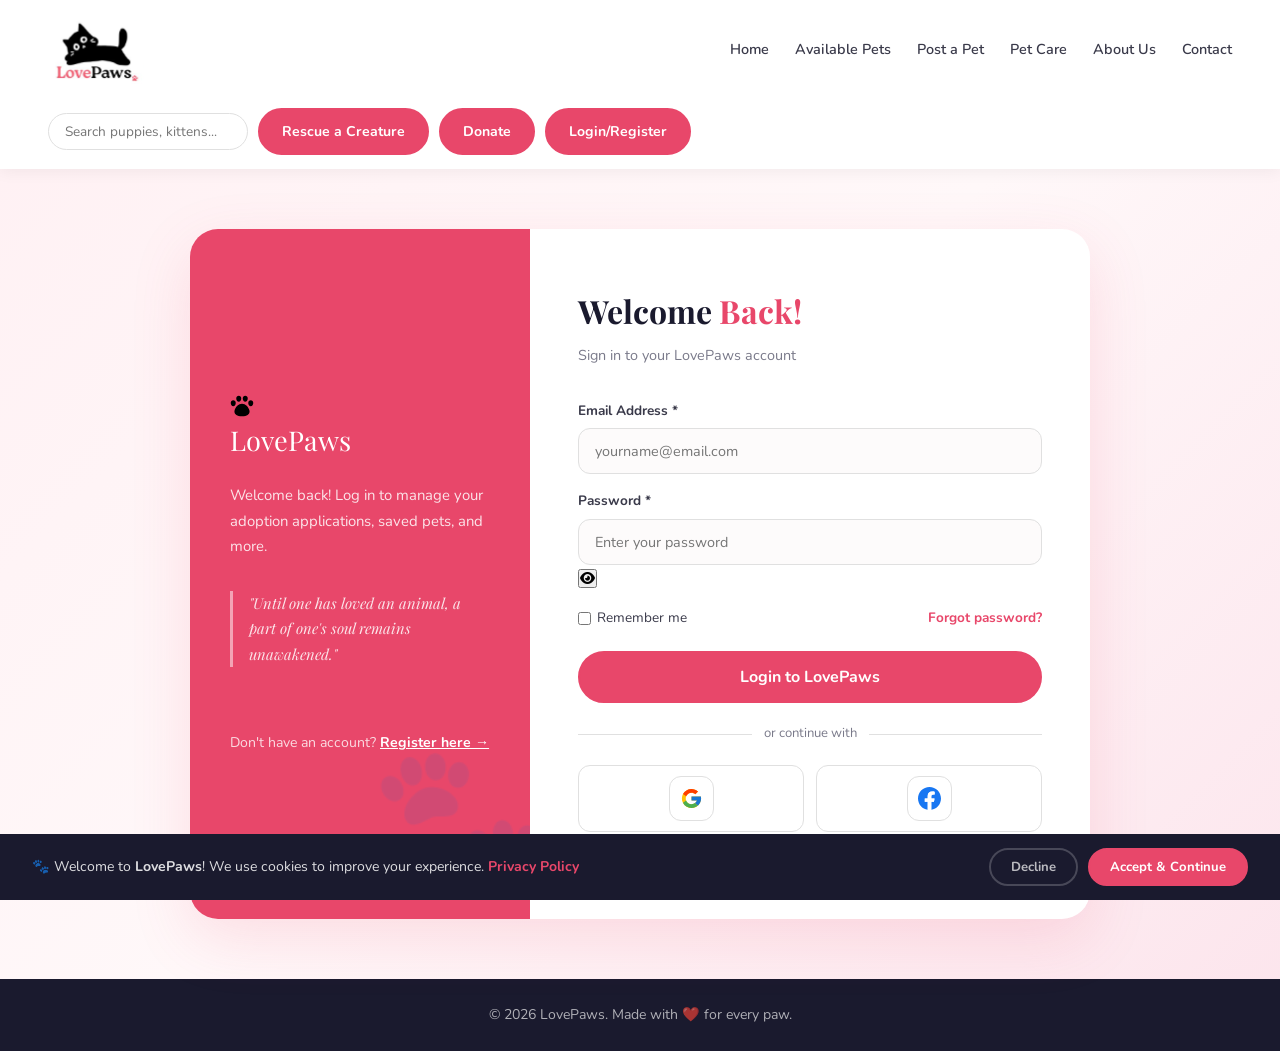
<file: login.html>
<!DOCTYPE html>
<html lang="en">
<head>
  <meta charset="UTF-8" />
  <link rel="stylesheet"href="https://cdnjs.cloudflare.com/ajax/libs/font-awesome/6.5.1/css/all.min.css">
  <meta name="viewport" content="width=device-width, initial-scale=1.0"/>
  <title>Login – LovePaws</title>
  <link rel="stylesheet" href="style.css" />
  <link href="https://fonts.googleapis.com/css2?family=Playfair+Display:wght@700&family=Nunito:wght@400;600;700&display=swap" rel="stylesheet"/>
  <style>
    body {
      background: linear-gradient(135deg, #fff0f3 0%, #fff8f9 50%, #fce4ec 100%);
      min-height: 100vh;
    }

    /* AUTH WRAPPER */
    .auth-page {
      min-height: calc(100vh - 100px);
      display: flex; align-items: center; justify-content: center;
      padding: 60px 24px;
    }
    .auth-container {
      display: flex;
      background: #fff;
      border-radius: 28px;
      overflow: hidden;
      box-shadow: 0 20px 60px rgba(232,71,106,0.15);
      max-width: 900px;
      width: 100%;
      animation: fadeInUp 0.6s ease both;
    }

    /* LEFT PANEL */
    .auth-panel {
      background: var(--pink);
      width: 340px;
      flex-shrink: 0;
      padding: 56px 40px;
      display: flex; flex-direction: column;
      justify-content: center; align-items: flex-start;
      position: relative; overflow: hidden;
    }
    .auth-panel::before {
      content: '🐾';
      position: absolute;
      font-size: 9rem; opacity: 0.1;
      bottom: -20px; right: -20px;
      pointer-events: none;
    }
    .auth-panel .panel-logo {
      font-family: 'Playfair Display', serif;
      color: #fff; font-size: 1.7rem; margin-bottom: 20px;
    }
    .auth-panel p {
      color: rgba(255,255,255,0.85);
      font-size: 0.93rem; line-height: 1.7; margin-bottom: 32px;
    }
    .panel-quote {
      font-family: 'Playfair Display', serif;
      font-size: 1.05rem; color: rgba(255,255,255,0.95);
      font-style: italic; line-height: 1.5;
      border-left: 3px solid rgba(255,255,255,0.5);
      padding-left: 16px;
    }
    .panel-switch {
      margin-top: 32px;
      color: rgba(255,255,255,0.8); font-size: 0.88rem;
    }
    .panel-switch a { color: #fff; font-weight: 700; text-decoration: underline; }

    /* FORM PANEL */
    .auth-form-panel {
      flex: 1; padding: 56px 48px;
      display: flex; flex-direction: column; justify-content: center;
    }
    .auth-form-panel h2 {
      font-family: 'Playfair Display', serif;
      font-size: 2rem; color: var(--dark); margin-bottom: 6px;
    }
    .auth-form-panel > p { color: var(--muted); font-size: 0.9rem; margin-bottom: 32px; }

    .auth-form { display: flex; flex-direction: column; gap: 16px; }
    .form-group { display: flex; flex-direction: column; gap: 6px; }
    .form-group label { font-size: 0.85rem; font-weight: 700; color: var(--text); }
    .form-group input {
      padding: 12px 16px;
      border: 1.5px solid #e0e0e0;
      border-radius: 12px;
      font-family: 'Nunito', sans-serif;
      font-size: 0.9rem; color: var(--text);
      outline: none;
      transition: border-color 0.2s;
      background: var(--bg);
    }
    .form-group input:focus { border-color: var(--pink); background: #fff; }

    .password-wrap { position: relative; }
    .password-wrap input { padding-right: 44px; width: 100%; }
    .toggle-pw {
      position: absolute; right: 12px; top: 50%;
      transform: translateY(-50%);
      cursor: pointer; font-size: 1.1rem;
      background: none; border: none; padding: 0;
      color: var(--muted);
    }

    .form-extras {
      display: flex; align-items: center; justify-content: space-between;
      font-size: 0.85rem;
    }
    .form-extras label { display: flex; align-items: center; gap: 6px; cursor: pointer; color: var(--text); }
    .form-extras input[type="checkbox"] { accent-color: var(--pink); }
    .form-extras a { color: var(--pink); font-weight: 700; }

    .auth-submit .btn { width: 100%; font-size: 1rem; padding: 13px; margin-top: 6px; }

    .or-divider {
      display: flex; align-items: center; gap: 12px;
      color: var(--muted); font-size: 0.82rem; margin: 4px 0;
    }
    .or-divider::before, .or-divider::after {
      content: ''; flex: 1; height: 1px; background: #e0e0e0;
    }

    .social-logins { display: flex; gap: 12px; }
    .social-login-btn {
      flex: 1; padding: 10px;
      border: 1.5px solid #e0e0e0;
      border-radius: 12px;
      background: #fff; cursor: pointer;
      font-family: 'Nunito', sans-serif;
      font-size: 0.85rem; font-weight: 700;
      display: flex; align-items: center; justify-content: center; gap: 7px;
      transition: all 0.2s; color: var(--text);
    }

    .social-login-btn img{
    max-width: 45px;
    max-height: 45px;
    }
    .social-login-btn:hover { border-color: var(--pink); background: var(--pink-light); }

    .switch-link {
      text-align: center; font-size: 0.88rem; color: var(--muted); margin-top: 8px;
    }
    .switch-link a { color: var(--pink); font-weight: 700; }

    .success-msg {
      display: none;
      background: #e8f5e9;
      border: 1.5px solid #4caf50;
      border-radius: 10px;
      padding: 12px 16px;
      color: #2e7d32;
      font-weight: 700;
      font-size: 0.88rem;
      animation: fadeInUp 0.4s ease;
    }

    .nav-links a.active { color: var(--pink); }

    @media (max-width: 768px) {
      .auth-container { flex-direction: column; }
      .auth-panel { width: 100%; padding: 36px 28px; }
      .auth-panel::before { bottom: -10px; }
      .auth-form-panel { padding: 36px 28px; }
    }
  </style>
</head>
<body>

  <!-- NAVBAR -->
  <nav class="navbar">
    <div class="nav-logo">
      <img src="Images/logo.svg" alt="LovePaws Logo" class="logo-img" />
    </div>
    <ul class="nav-links">
      <li><a href="index.html">Home</a></li>
      <li><a href="available-pets.html">Available Pets</a></li>
      <li><a href="post-a-pet.html">Post a Pet</a></li>
      <li><a href="pet-care.html">Pet Care</a></li>
      <li><a href="about-us.html">About Us</a></li>
      <li><a href="contact.html">Contact</a></li>
    </ul>
    <div class="nav-actions">
      <input type="text" placeholder="Search puppies, kittens..." class="search-input"/>
      <a href="rescue.html" class="btn btn-pink">Rescue a Creature</a>
      <a href="donate.html" class="btn btn-pink">Donate</a>
      <a href="login.html" class="btn btn-pink active">Login/Register</a>
    </div>
  </nav>

  <!-- AUTH PAGE -->
  <div class="auth-page">
    <div class="auth-container">

      <!-- LEFT PANEL -->
      <div class="auth-panel">
        <div class="panel-logo"><img src="Images/blacklogo.svg" alt="icon">LovePaws</div>
        <p>Welcome back! Log in to manage your adoption applications, saved pets, and more.</p>
        <p class="panel-quote">"Until one has loved an animal, a part of one's soul remains unawakened."</p>
        <div class="panel-switch">
          Don't have an account?
          <a href="register.html">Register here →</a>
        </div>
      </div>

      <!-- FORM PANEL -->
      <div class="auth-form-panel">
        <h2>Welcome <span class="brand-name">Back!</span></h2>
        <p>Sign in to your LovePaws account</p>

        <div class="success-msg" id="successMsg">
          Logged in successfully! Redirecting...
        </div>

        <form class="auth-form" onsubmit="handleLogin(event)">

          <div class="form-group">
            <label for="email">Email Address *</label>
            <input type="email" id="email" placeholder="yourname@email.com" required />
          </div>

          <div class="form-group">
            <label for="password">Password *</label>
            <div class="password-wrap">
              <input type="password" id="password" placeholder="Enter your password" required />
              <button type="button" onclick="togglePassword('pass', this)"><i class="fa fa-eye"></i></button>
            </div>
          </div>

          <div class="form-extras">
            <label><input type="checkbox" /> Remember me</label>
            <a href="#">Forgot password?</a>
          </div>

          <div class="auth-submit">
            <button type="submit" class="btn btn-pink">Login to LovePaws</button>
          </div>

          <div class="or-divider">or continue with</div>

          <div class="social-logins">
            <button type="button" class="social-login-btn"><img src="Images/google.svg" alt="LovePaws Logo" class="social-login-btn />"</button>
            <button type="button" class="social-login-btn"><img src="Images/rfb.svg" alt="LovePaws Logo" class="social-login-btn />"</button>
          </div>

        </form>

        <div class="switch-link">
          New to LovePaws? <a href="register.html">Create an account</a>
        </div>
      </div>

    </div>
  </div>

  <!-- FOOTER -->
  <footer class="footer">
    <p>© 2026 LovePaws. Made with ❤️ for every paw.</p>
  </footer>

  <script>
    function handleLogin(e) {
      e.preventDefault();
      const msg = document.getElementById('successMsg');
      msg.style.display = 'block';
      setTimeout(() => { window.location.href = 'index.html'; }, 2000);
    }
    function togglePassword(id, btn) {
      const inp = document.getElementById(id);
      
    if (inp.type === 'password') {
      inp.type = 'text';
      btn.innerHTML = '<i class="fa fa-eye-slash"></i>';
    } else {
      inp.type = 'password';
      btn.innerHTML = '<i class="fa fa-eye"></i>';
    }
    }
  </script>
  <script src="script.js"></script>
</body>
</html>
</file>
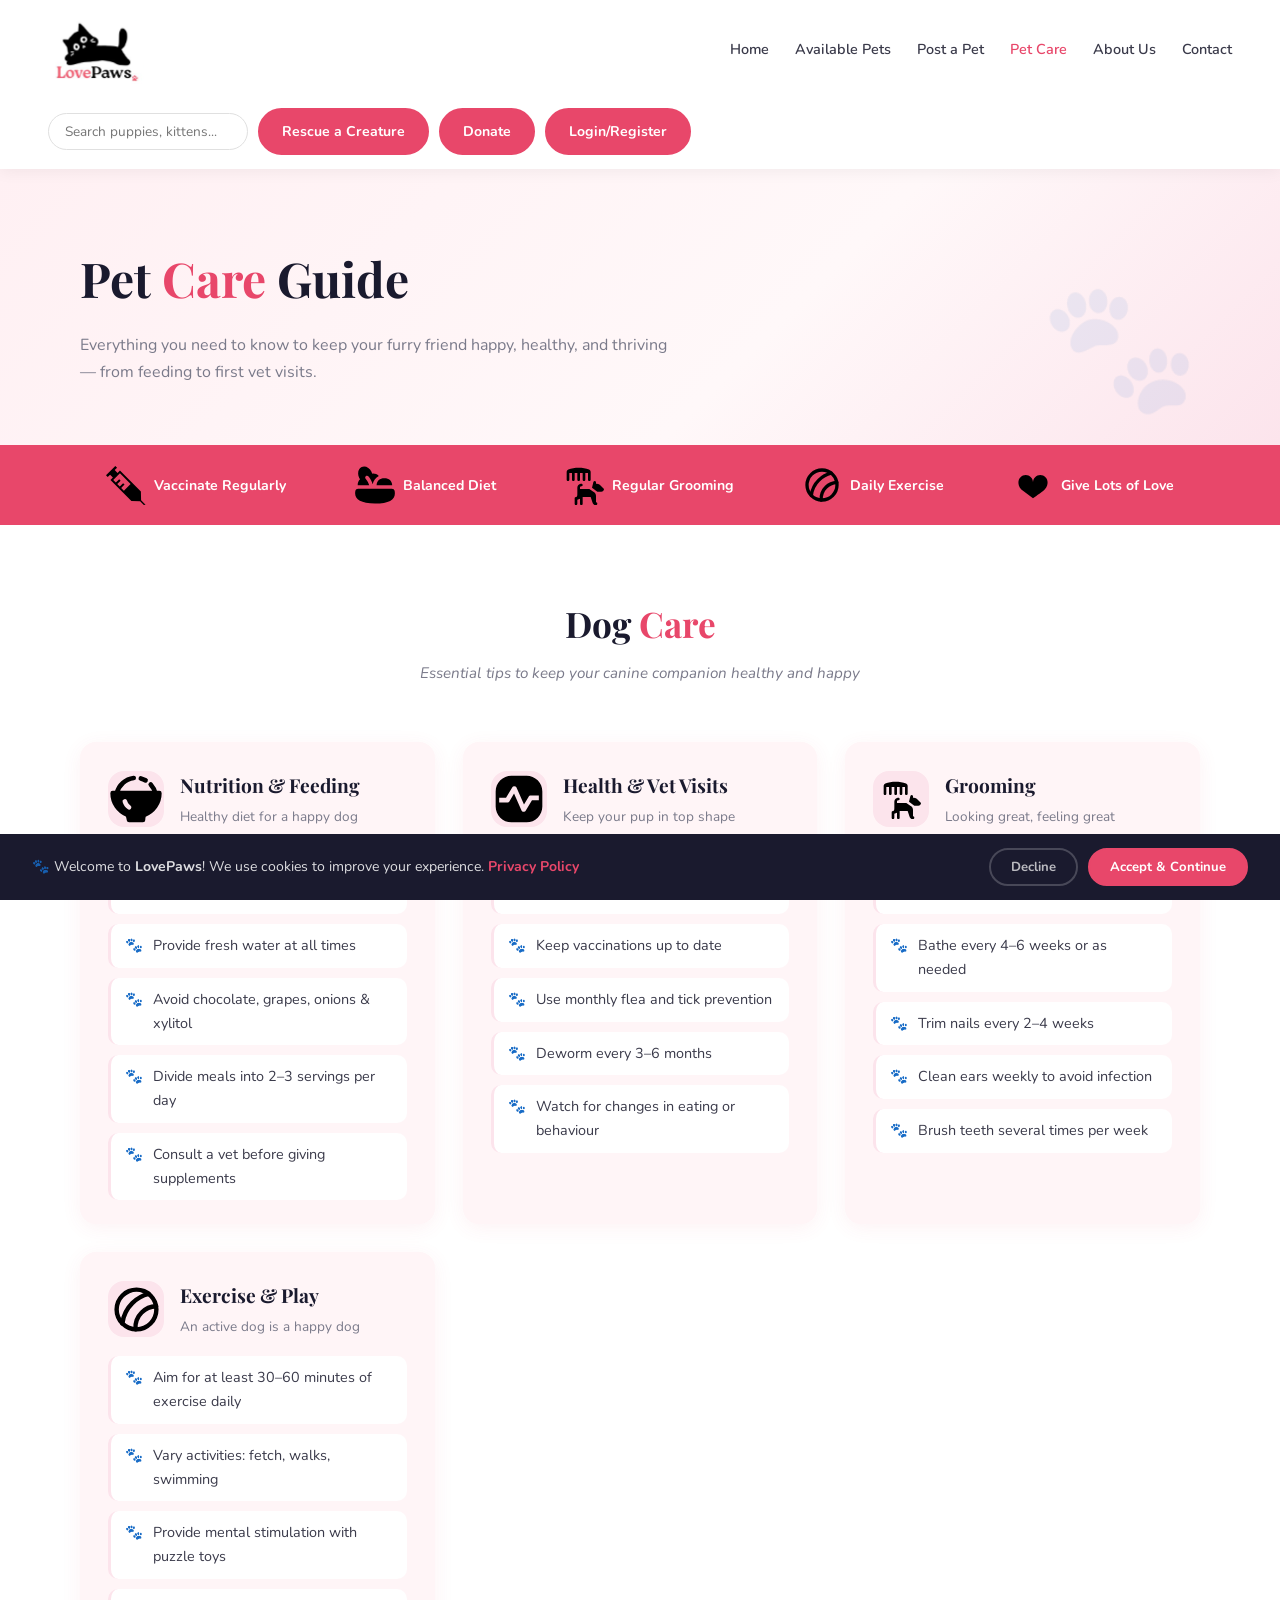
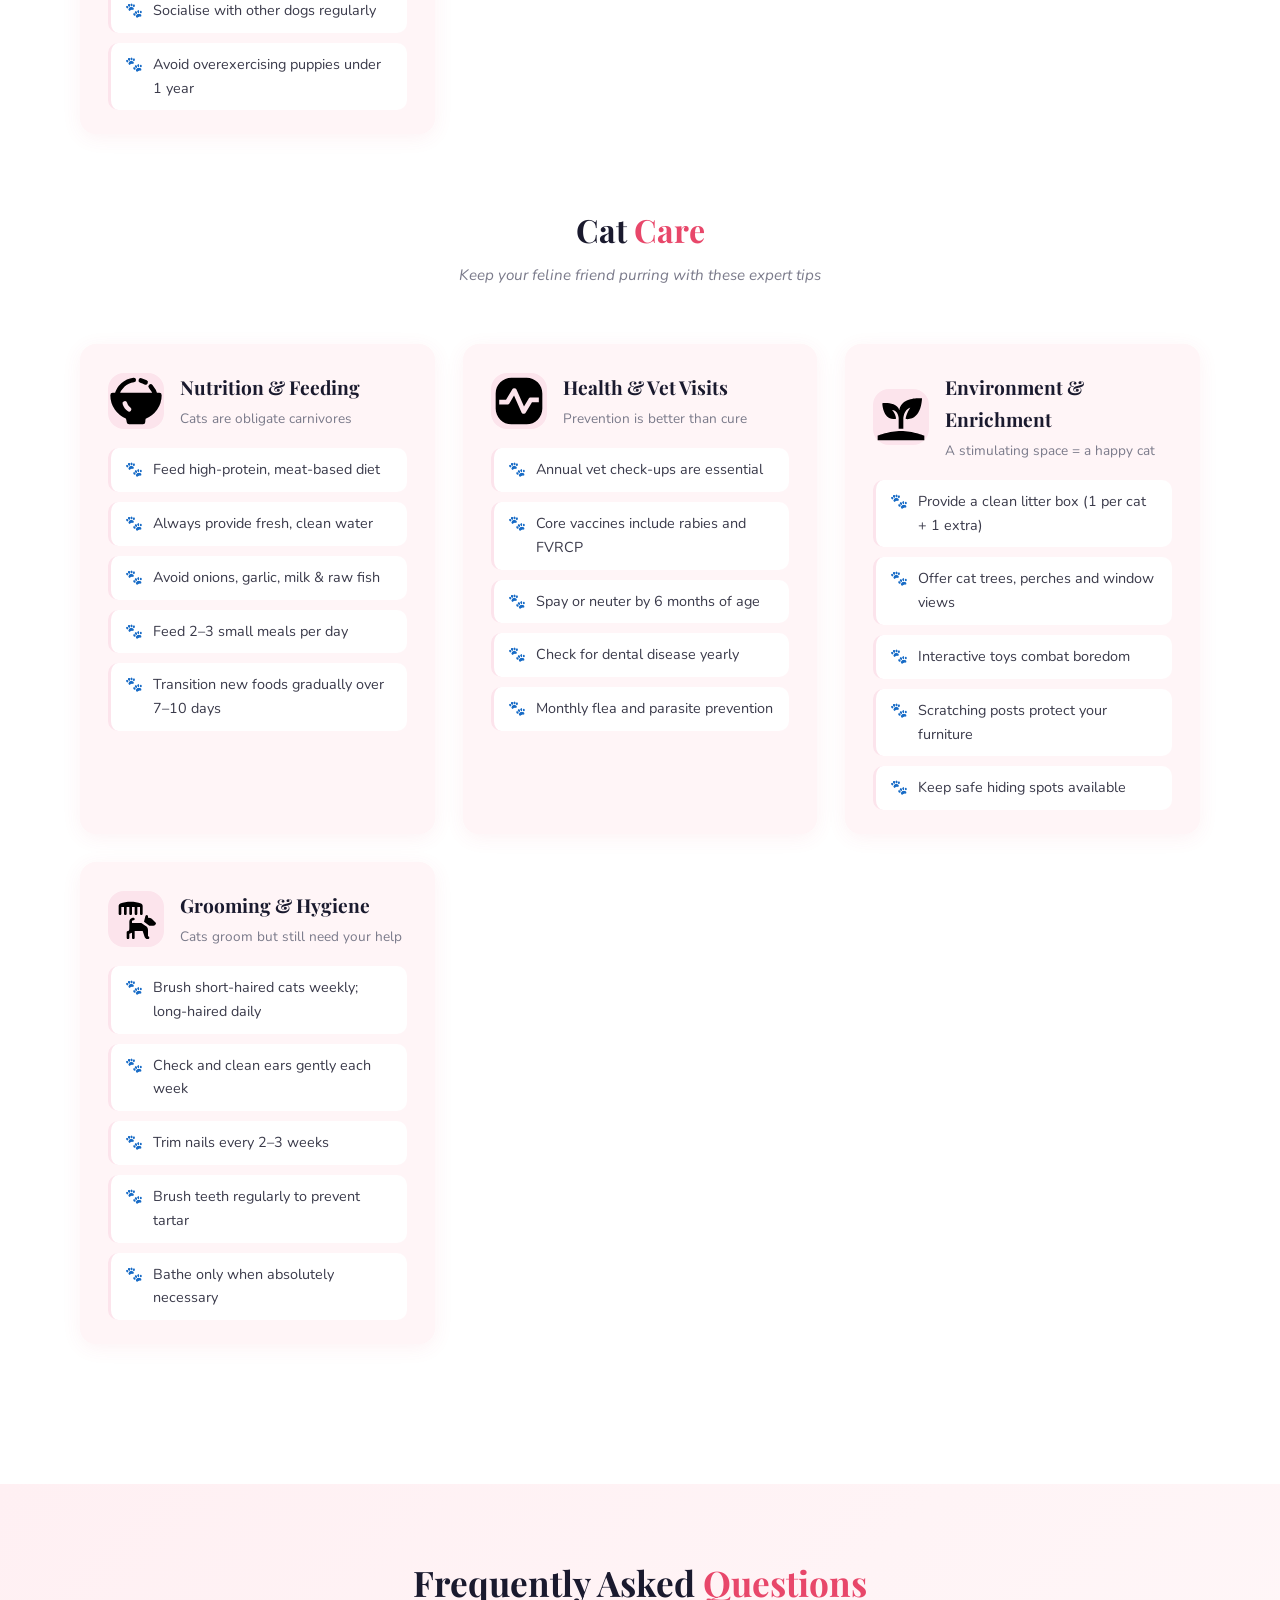
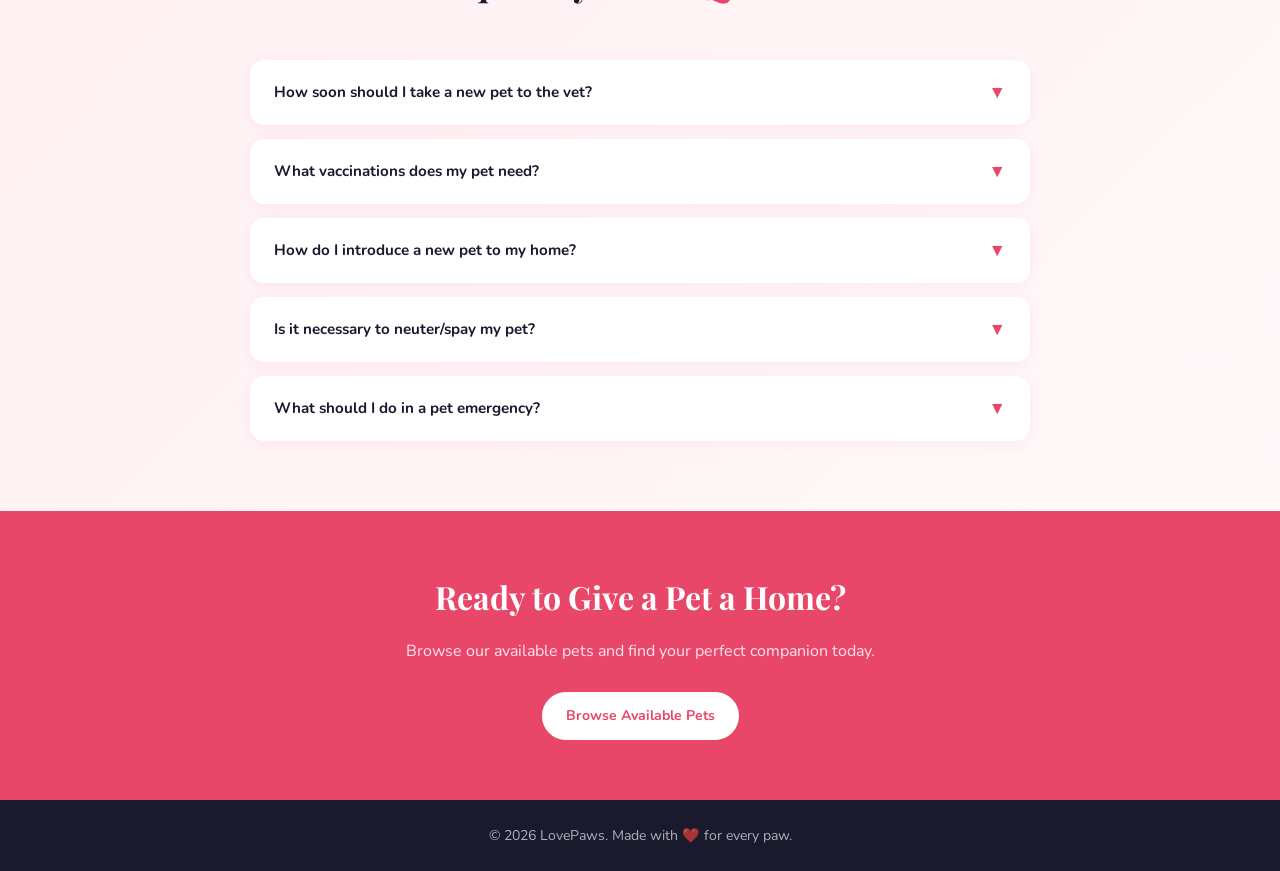
<file: pet-care.html>
<!DOCTYPE html>
<html lang="en">
<head>
  <meta charset="UTF-8" />
  <meta name="viewport" content="width=device-width, initial-scale=1.0"/>
  <title>Pet Care – LovePaws</title>
  <link rel="stylesheet" href="style.css" />
  <link href="https://fonts.googleapis.com/css2?family=Playfair+Display:wght@700&family=Nunito:wght@400;600;700&display=swap" rel="stylesheet"/>
  <style>
    /* PAGE HERO */
    .page-hero {
      background: linear-gradient(135deg, #fff0f3 0%, #fff8f9 60%, #fce4ec 100%);
      padding: 70px 80px 60px;
      position: relative; overflow: hidden;
    }
    .page-hero-content { z-index: 1; animation: fadeInUp 0.7s ease both; max-width: 600px; }
    .page-hero-content h1 {
      font-family: 'Playfair Display', serif;
      font-size: 3rem; color: var(--dark); margin-bottom: 14px;
    }
    .page-hero-content p { color: var(--muted); font-size: 1rem; }
    .paw-decor {
      font-size: 8rem; opacity: 0.08;
      position: absolute; right: 80px; bottom: -10px; user-select: none;
    }

    /* QUICK TIPS STRIP */
    .tips-strip {
      background: var(--pink);
      padding: 20px 80px;
      display: flex;
      justify-content: space-around;
      flex-wrap: wrap;
      gap: 16px;
    }

    .tips-strip img {
      width: 40px; height: 40px; object-fit: contain; display: block;
    } 

    .tip-pill {
      display: flex; align-items: center; gap: 8px;
      color: #fff; font-size: 0.88rem; font-weight: 700;
    }
    .tip-pill span { font-size: 1.3rem; }

    /* CATEGORIES */
    .care-section { padding: 70px 80px; background: var(--white); }
    .care-section > h2 {
      font-family: 'Playfair Display', serif;
      font-size: 2.2rem; color: var(--dark); text-align: center; margin-bottom: 8px;
    }
    .care-section > .section-subtitle { text-align: center; margin-bottom: 56px; }

    .care-grid {
      display: grid;
      grid-template-columns: repeat(auto-fill, minmax(320px, 1fr));
      gap: 28px;
      margin-bottom: 70px;
    }
    .care-card {
      background: var(--card-bg);
      border-radius: var(--radius);
      overflow: hidden;
      box-shadow: 0 4px 20px rgba(232,71,106,0.07);
      transition: transform 0.3s ease, box-shadow 0.3s ease;
      animation: fadeInUp 0.5s ease both;
    }
    .care-card:hover {
      transform: translateY(-6px);
      box-shadow: 0 14px 36px rgba(232,71,106,0.16);
    }
    .care-card-header {
      padding: 28px 28px 18px;
      display: flex; align-items: center; gap: 16px;
    }
    .care-icon {
      width: 56px; height: 56px;
      background: var(--pink-light);
      border-radius: 16px;
      display: flex; align-items: center; justify-content: center;
      font-size: 1.8rem; flex-shrink: 0;
    }
    .care-card-header h3 {
      font-family: 'Playfair Display', serif;
      font-size: 1.2rem; color: var(--dark);
    }
    .care-card-header p { font-size: 0.85rem; color: var(--muted); margin-top: 4px; }
    .care-card-body { padding: 0 28px 24px; }
    .care-list { list-style: none; display: flex; flex-direction: column; gap: 10px; }
    .care-list li {
      font-size: 0.9rem; color: var(--text);
      display: flex; align-items: flex-start; gap: 10px;
      padding: 10px 14px;
      background: #fff; border-radius: 10px;
      border-left: 3px solid var(--pink-light);
      transition: border-color 0.2s;
    }
    .care-list li:hover { border-color: var(--pink); }
    .care-list li::before { content: '🐾'; font-size: 0.9rem; flex-shrink: 0; }

    /* DIVIDER */
    .care-divider {
      text-align: center; margin-bottom: 56px;
    }
    .care-divider h2 {
      font-family: 'Playfair Display', serif;
      font-size: 2rem; color: var(--dark); margin-bottom: 6px;
    }

    /* FAQ */
    .faq-section {
      background: linear-gradient(135deg, #fff0f3 0%, #fff8f9 100%);
      padding: 70px 80px;
    }
    .faq-section h2 {
      font-family: 'Playfair Display', serif;
      font-size: 2.2rem; color: var(--dark); text-align: center; margin-bottom: 48px;
    }
    .faq-grid { display: flex; flex-direction: column; gap: 14px; max-width: 780px; margin: 0 auto; }
    .faq-item {
      background: #fff;
      border-radius: 14px;
      overflow: hidden;
      box-shadow: 0 3px 14px rgba(232,71,106,0.07);
    }
    .faq-question {
      padding: 18px 24px;
      cursor: pointer;
      display: flex; align-items: center; justify-content: space-between;
      font-weight: 700; font-size: 0.95rem; color: var(--dark);
      transition: background 0.2s;
    }
    .faq-question:hover { background: var(--pink-light); }
    .faq-arrow { color: var(--pink); font-size: 1.1rem; transition: transform 0.3s; }
    .faq-item.open .faq-arrow { transform: rotate(180deg); }
    .faq-answer {
      max-height: 0; overflow: hidden;
      transition: max-height 0.35s ease, padding 0.3s ease;
      font-size: 0.9rem; color: var(--muted); line-height: 1.7;
    }
    .faq-item.open .faq-answer { max-height: 300px; padding: 0 24px 20px; }

    /* CTA */
    .care-cta {
      background: var(--pink);
      padding: 60px 80px;
      text-align: center;
    }
    .care-cta h2 {
      font-family: 'Playfair Display', serif;
      font-size: 2rem; color: #fff; margin-bottom: 14px;
    }
    .care-cta p { color: rgba(255,255,255,0.85); font-size: 1rem; margin-bottom: 28px; }
    .care-cta .btn {
      background: #fff; color: var(--pink); border-color: #fff;
    }
    .care-cta .btn:hover { background: var(--dark); border-color: var(--dark); color: #fff; }

    .nav-links a.active { color: var(--pink); }

    @media (max-width: 768px) {
      .page-hero { padding: 50px 24px; }
      .page-hero-content h1 { font-size: 2.2rem; }
      .care-section, .faq-section { padding: 50px 20px; }
      .care-cta { padding: 50px 24px; }
      .tips-strip { padding: 16px 24px; justify-content: flex-start; }
      .paw-decor { display: none; }
    }
  </style>
</head>
<body>

  <!-- NAVBAR -->
  <nav class="navbar">
    <div class="nav-logo">
      <img src="Images/logo.svg" alt="LovePaws Logo" class="logo-img" />
    </div>
    <ul class="nav-links">
      <li><a href="index.html">Home</a></li>
      <li><a href="available-pets.html">Available Pets</a></li>
      <li><a href="post-a-pet.html">Post a Pet</a></li>
      <li><a href="pet-care.html" class="active">Pet Care</a></li>
      <li><a href="about-us.html">About Us</a></li>
      <li><a href="contact.html">Contact</a></li>
    </ul>
    <div class="nav-actions">
      <input type="text" placeholder="Search puppies, kittens..." class="search-input"/>
      <a href="rescue.html" class="btn btn-pink">Rescue a Creature</a>
      <a href="donate.html" class="btn btn-pink">Donate</a>
      <a href="login.html" class="btn btn-pink">Login/Register</a>
    </div>
  </nav>

  <!-- PAGE HERO -->
  <section class="page-hero">
    <div class="page-hero-content">
      <h1>Pet <span class="brand-name">Care</span> Guide</h1>
      <p>Everything you need to know to keep your furry friend happy, healthy, and thriving — from feeding to first vet visits.</p>
    </div>
    <div class="paw-decor">🐾</div>
  </section>

  <!-- QUICK TIPS STRIP -->
  <div class="tips-strip">
    <div class="tip-pill"><span><img src="Images/injection.svg" alt="icon"></span> Vaccinate Regularly</div>
    <div class="tip-pill"><span><img src="Images/diet.svg" alt="icon"></span> Balanced Diet</div>
    <div class="tip-pill"><span><img src="Images/grooming.svg" alt="icon"></span> Regular Grooming</div>
    <div class="tip-pill"><span><img src="Images/exercise.svg" alt="icon"></span> Daily Exercise</div>
    <div class="tip-pill"><span><img src="Images/blackHeart.svg" alt="icon"></span> Give Lots of Love</div>
  </div>

  <!-- CARE CARDS -->
  <section class="care-section">
    <h2>Dog <span class="brand-name">Care</span></h2>
    <p class="section-subtitle">Essential tips to keep your canine companion healthy and happy</p>

    <div class="care-grid">

      <div class="care-card">
        <div class="care-card-header">
          <div class="care-icon"><img src="Images/nutrition.svg" alt="icon"></div>
          <div>
            <h3>Nutrition & Feeding</h3>
            <p>Healthy diet for a happy dog</p>
          </div>
        </div>
        <div class="care-card-body">
          <ul class="care-list">
            <li>Feed age-appropriate food (puppy, adult, senior)</li>
            <li>Provide fresh water at all times</li>
            <li>Avoid chocolate, grapes, onions & xylitol</li>
            <li>Divide meals into 2–3 servings per day</li>
            <li>Consult a vet before giving supplements</li>
          </ul>
        </div>
      </div>

      <div class="care-card">
        <div class="care-card-header">
          <div class="care-icon"><img src="Images/health.svg" alt="icon"></div>
          <div>
            <h3>Health & Vet Visits</h3>
            <p>Keep your pup in top shape</p>
          </div>
        </div>
        <div class="care-card-body">
          <ul class="care-list">
            <li>Schedule annual wellness check-ups</li>
            <li>Keep vaccinations up to date</li>
            <li>Use monthly flea and tick prevention</li>
            <li>Deworm every 3–6 months</li>
            <li>Watch for changes in eating or behaviour</li>
          </ul>
        </div>
      </div>

      <div class="care-card">
        <div class="care-card-header">
          <div class="care-icon"><img src="Images/grooming.svg" alt="icon"></div>
          <div>
            <h3>Grooming</h3>
            <p>Looking great, feeling great</p>
          </div>
        </div>
        <div class="care-card-body">
          <ul class="care-list">
            <li>Brush coat 2–3 times a week (daily for long hair)</li>
            <li>Bathe every 4–6 weeks or as needed</li>
            <li>Trim nails every 2–4 weeks</li>
            <li>Clean ears weekly to avoid infection</li>
            <li>Brush teeth several times per week</li>
          </ul>
        </div>
      </div>

      <div class="care-card">
        <div class="care-card-header">
          <div class="care-icon"><img src="Images/exercise.svg" alt="icon"></div>
          <div>
            <h3>Exercise & Play</h3>
            <p>An active dog is a happy dog</p>
          </div>
        </div>
        <div class="care-card-body">
          <ul class="care-list">
            <li>Aim for at least 30–60 minutes of exercise daily</li>
            <li>Vary activities: fetch, walks, swimming</li>
            <li>Provide mental stimulation with puzzle toys</li>
            <li>Socialise with other dogs regularly</li>
            <li>Avoid overexercising puppies under 1 year</li>
          </ul>
        </div>
      </div>

    </div>

    <!-- CAT CARE -->
    <div class="care-divider">
      <h2>Cat <span class="brand-name">Care</span></h2>
      <p class="section-subtitle">Keep your feline friend purring with these expert tips</p>
    </div>

    <div class="care-grid">

      <div class="care-card">
        <div class="care-card-header">
          <div class="care-icon"><img src="Images/nutrition.svg" alt="icon"></div>
          <div>
            <h3>Nutrition & Feeding</h3>
            <p>Cats are obligate carnivores</p>
          </div>
        </div>
        <div class="care-card-body">
          <ul class="care-list">
            <li>Feed high-protein, meat-based diet</li>
            <li>Always provide fresh, clean water</li>
            <li>Avoid onions, garlic, milk & raw fish</li>
            <li>Feed 2–3 small meals per day</li>
            <li>Transition new foods gradually over 7–10 days</li>
          </ul>
        </div>
      </div>

      <div class="care-card">
        <div class="care-card-header">
          <div class="care-icon"><img src="Images/health.svg" alt="icon"></div>
          <div>
            <h3>Health & Vet Visits</h3>
            <p>Prevention is better than cure</p>
          </div>
        </div>
        <div class="care-card-body">
          <ul class="care-list">
            <li>Annual vet check-ups are essential</li>
            <li>Core vaccines include rabies and FVRCP</li>
            <li>Spay or neuter by 6 months of age</li>
            <li>Check for dental disease yearly</li>
            <li>Monthly flea and parasite prevention</li>
          </ul>
        </div>
      </div>

      <div class="care-card">
        <div class="care-card-header">
          <div class="care-icon"><img src="Images/environment.svg" alt="icon"></div>
          <div>
            <h3>Environment & Enrichment</h3>
            <p>A stimulating space = a happy cat</p>
          </div>
        </div>
        <div class="care-card-body">
          <ul class="care-list">
            <li>Provide a clean litter box (1 per cat + 1 extra)</li>
            <li>Offer cat trees, perches and window views</li>
            <li>Interactive toys combat boredom</li>
            <li>Scratching posts protect your furniture</li>
            <li>Keep safe hiding spots available</li>
          </ul>
        </div>
      </div>

      <div class="care-card">
        <div class="care-card-header">
        <div class="care-icon"><img src="Images/grooming.svg" alt="icon"></div>

          <div>
            <h3>Grooming & Hygiene</h3>
            <p>Cats groom but still need your help</p>
          </div>
        </div>
        <div class="care-card-body">
          <ul class="care-list">
            <li>Brush short-haired cats weekly; long-haired daily</li>
            <li>Check and clean ears gently each week</li>
            <li>Trim nails every 2–3 weeks</li>
            <li>Brush teeth regularly to prevent tartar</li>
            <li>Bathe only when absolutely necessary</li>
          </ul>
        </div>
      </div>

    </div>
  </section>

  <!-- FAQ -->
  <section class="faq-section">
    <h2>Frequently Asked <span class="brand-name">Questions</span></h2>
    <div class="faq-grid">

      <div class="faq-item">
        <div class="faq-question" onclick="toggleFaq(this)">
          How soon should I take a new pet to the vet?
          <span class="faq-arrow">▼</span>
        </div>
        <div class="faq-answer">
          Within the first week of bringing your pet home. A vet will assess their health, confirm or start vaccinations, check for parasites, and give you a personalised care plan.
        </div>
      </div>

      <div class="faq-item">
        <div class="faq-question" onclick="toggleFaq(this)">
          What vaccinations does my pet need?
          <span class="faq-arrow">▼</span>
        </div>
        <div class="faq-answer">
          Dogs need Rabies, Distemper, Parvovirus, and Hepatitis (core vaccines). Cats need Rabies and FVRCP (Feline Viral Rhinotracheitis, Calicivirus, Panleukopenia). Your vet will recommend a schedule based on age and lifestyle.
        </div>
      </div>

      <div class="faq-item">
        <div class="faq-question" onclick="toggleFaq(this)">
          How do I introduce a new pet to my home?
          <span class="faq-arrow">▼</span>
        </div>
        <div class="faq-answer">
          Start by giving them a quiet, small space to adjust. Gradually introduce them to other areas and family members. If you have other pets, do slow, supervised introductions over several days to reduce stress and territorial behaviour.
        </div>
      </div>

      <div class="faq-item">
        <div class="faq-question" onclick="toggleFaq(this)">
          Is it necessary to neuter/spay my pet?
          <span class="faq-arrow">▼</span>
        </div>
        <div class="faq-answer">
          Highly recommended. Spaying and neutering prevents unwanted litters, reduces the risk of certain cancers and infections, and can improve behaviour. Most vets recommend doing this around 6 months of age.
        </div>
      </div>

      <div class="faq-item">
        <div class="faq-question" onclick="toggleFaq(this)">
          What should I do in a pet emergency?
          <span class="faq-arrow">▼</span>
        </div>
        <div class="faq-answer">
          Stay calm and contact your nearest emergency vet immediately. Keep the vet's emergency number saved in your phone. In Karachi, several 24-hour veterinary clinics are available. Do not attempt home treatment for serious injuries or illness.
        </div>
      </div>

    </div>
  </section>

  <!-- CTA -->
  <section class="care-cta">
    <h2>Ready to Give a Pet a Home?</h2>
    <p>Browse our available pets and find your perfect companion today.</p>
    <a href="available-pets.html" class="btn">Browse Available Pets</a>
  </section>

  <!-- FOOTER -->
  <footer class="footer">
    <p>© 2026 LovePaws. Made with ❤️ for every paw.</p>
  </footer>

  <script>
    function toggleFaq(el) {
      const item = el.parentElement;
      item.classList.toggle('open');
    }
  </script>
  <script src="script.js"></script>
</body>
</html>
</file>
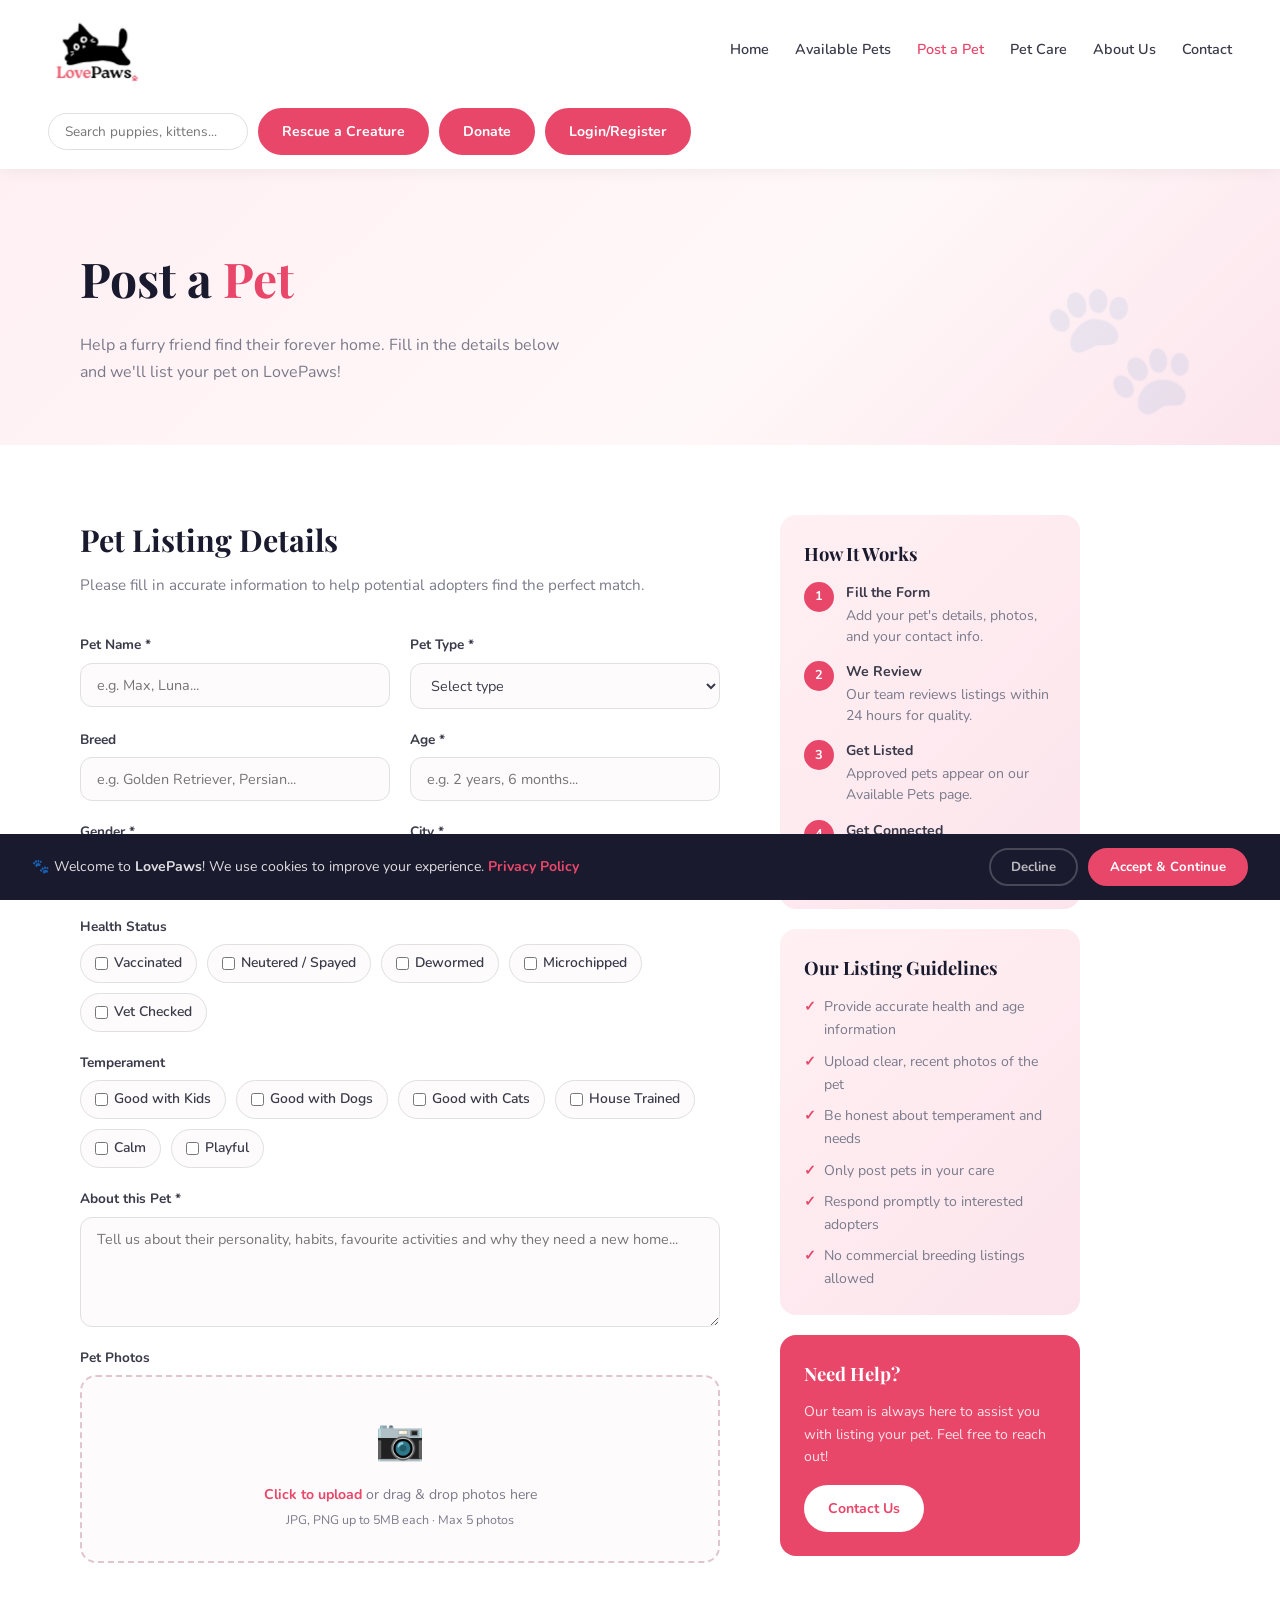
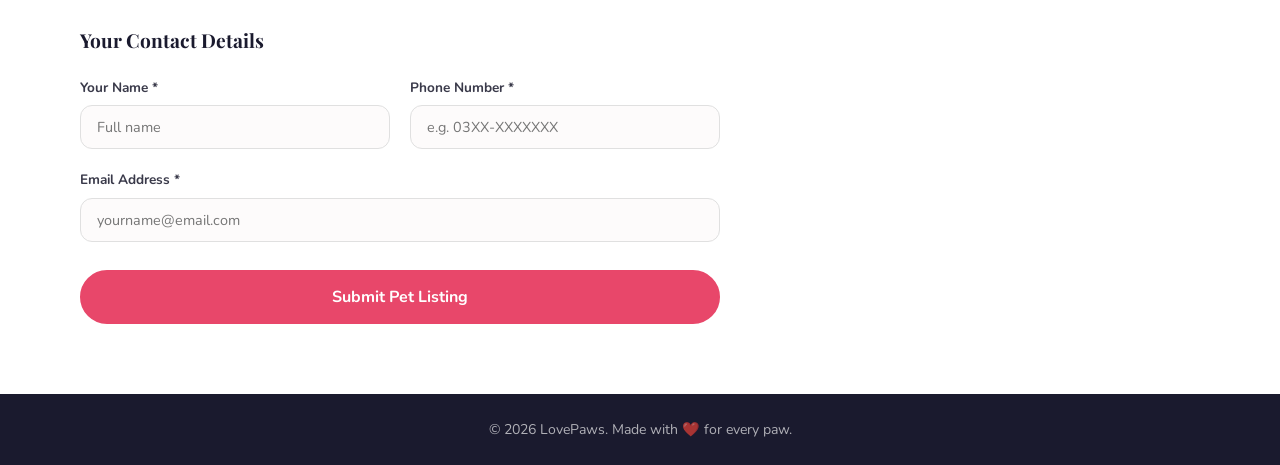
<file: post-a-pet.html>
<!DOCTYPE html>
<html lang="en">
<head>
  <meta charset="UTF-8" />
  <meta name="viewport" content="width=device-width, initial-scale=1.0"/>
  <title>Post a Pet – LovePaws</title>
  <link rel="stylesheet" href="style.css" />
  <link href="https://fonts.googleapis.com/css2?family=Playfair+Display:wght@700&family=Nunito:wght@400;600;700&display=swap" rel="stylesheet"/>
  <style>
    /* PAGE HERO */
    .page-hero {
      background: linear-gradient(135deg, #fff0f3 0%, #fff8f9 60%, #fce4ec 100%);
      padding: 70px 80px 60px;
      display: flex;
      align-items: center;
      justify-content: space-between;
      position: relative;
      overflow: hidden;
    }
    .page-hero-content { z-index: 1; animation: fadeInUp 0.7s ease both; }
    .page-hero-content h1 {
      font-family: 'Playfair Display', serif;
      font-size: 3rem;
      color: var(--dark);
      margin-bottom: 14px;
    }
    .page-hero-content p { color: var(--muted); font-size: 1rem; max-width: 480px; }
    .paw-decor {
      font-size: 8rem; opacity: 0.08;
      position: absolute; right: 80px; bottom: -10px;
      z-index: 0; user-select: none;
    }

    /* FORM SECTION */
    .form-section {
      padding: 70px 80px;
      background: var(--white);
      display: flex;
      gap: 60px;
      align-items: flex-start;
    }
    .form-side {
      flex: 1;
      max-width: 640px;
    }
    .form-side h2 {
      font-family: 'Playfair Display', serif;
      font-size: 1.9rem;
      color: var(--dark);
      margin-bottom: 8px;
    }
    .form-side > p {
      color: var(--muted);
      font-size: 0.95rem;
      margin-bottom: 36px;
    }

    /* FORM STYLES */
    .pet-form { display: flex; flex-direction: column; gap: 20px; }
    .form-row { display: grid; grid-template-columns: 1fr 1fr; gap: 20px; }
    .form-group { display: flex; flex-direction: column; gap: 6px; }
    .form-group label {
      font-size: 0.85rem;
      font-weight: 700;
      color: var(--text);
      font-family: 'Nunito', sans-serif;
    }
    .form-group input,
    .form-group select,
    .form-group textarea {
      padding: 11px 16px;
      border: 1.5px solid #e0e0e0;
      border-radius: 12px;
      font-family: 'Nunito', sans-serif;
      font-size: 0.9rem;
      color: var(--text);
      outline: none;
      transition: border-color 0.2s;
      background: var(--bg);
    }
    .form-group input:focus,
    .form-group select:focus,
    .form-group textarea:focus { border-color: var(--pink); background: #fff; }
    .form-group textarea { resize: vertical; min-height: 110px; }

    /* FILE UPLOAD */
    .upload-area {
      border: 2px dashed #e0c5cc;
      border-radius: 16px;
      padding: 30px;
      text-align: center;
      cursor: pointer;
      transition: border-color 0.25s, background 0.25s;
      background: var(--bg);
    }
    .upload-area:hover { border-color: var(--pink); background: var(--pink-light); }
    .upload-icon { font-size: 2.5rem; margin-bottom: 10px; }
    .upload-area p { color: var(--muted); font-size: 0.88rem; }
    .upload-area span { color: var(--pink); font-weight: 700; }
    .upload-area input[type="file"] { display: none; }

    /* CHECKBOX GROUP */
    .checkbox-group {
      display: flex;
      flex-wrap: wrap;
      gap: 10px;
    }
    .checkbox-group label {
      display: flex;
      align-items: center;
      gap: 6px;
      font-size: 0.87rem;
      font-weight: 600;
      color: var(--text);
      cursor: pointer;
      background: var(--bg);
      padding: 7px 14px;
      border-radius: 50px;
      border: 1.5px solid #e0e0e0;
      transition: all 0.2s;
    }
    .checkbox-group input[type="checkbox"] { accent-color: var(--pink); }
    .checkbox-group label:hover { border-color: var(--pink); }

    /* SUBMIT */
    .form-submit { margin-top: 8px; }
    .form-submit .btn { font-size: 1rem; padding: 14px 40px; width: 100%; }

    /* INFO PANEL */
    .info-panel {
      width: 300px;
      flex-shrink: 0;
      display: flex;
      flex-direction: column;
      gap: 20px;
      position: sticky;
      top: 100px;
    }
    .info-card {
      background: linear-gradient(135deg, #fff0f3 0%, #fce4ec 100%);
      border-radius: var(--radius);
      padding: 24px;
    }
    .info-card h3 {
      font-family: 'Playfair Display', serif;
      font-size: 1.15rem;
      color: var(--dark);
      margin-bottom: 12px;
    }
    .info-card ul { list-style: none; display: flex; flex-direction: column; gap: 8px; }
    .info-card ul li {
      font-size: 0.88rem;
      color: var(--muted);
      display: flex;
      align-items: flex-start;
      gap: 8px;
    }
    .info-card ul li::before {
      content: '✓';
      color: var(--pink);
      font-weight: 700;
      flex-shrink: 0;
    }
    .info-steps { display: flex; flex-direction: column; gap: 14px; }
    .step-item { display: flex; align-items: flex-start; gap: 12px; }
    .step-num {
      width: 30px; height: 30px;
      background: var(--pink);
      color: #fff;
      border-radius: 50%;
      display: flex; align-items: center; justify-content: center;
      font-size: 0.8rem; font-weight: 700;
      flex-shrink: 0;
    }
    .step-text { font-size: 0.88rem; color: var(--muted); line-height: 1.5; }
    .step-text strong { color: var(--text); display: block; margin-bottom: 2px; }

    /* SUCCESS MESSAGE */
    .success-msg {
      display: none;
      background: #e8f5e9;
      border: 1.5px solid #4caf50;
      border-radius: 12px;
      padding: 18px 22px;
      color: #2e7d32;
      font-weight: 700;
      font-size: 0.95rem;
      margin-bottom: 20px;
      animation: fadeInUp 0.4s ease;
    }

    /* nav active */
    .nav-links a.active { color: var(--pink); }

    @media (max-width: 1024px) {
      .form-section { flex-direction: column; padding: 50px 40px; }
      .info-panel { width: 100%; position: static; flex-direction: row; flex-wrap: wrap; }
      .info-card { flex: 1; min-width: 260px; }
    }
    @media (max-width: 768px) {
      .page-hero { padding: 50px 24px; }
      .page-hero-content h1 { font-size: 2.2rem; }
      .form-section { padding: 40px 20px; }
      .form-row { grid-template-columns: 1fr; }
      .paw-decor { display: none; }
    }
  </style>
</head>
<body>

  <!-- NAVBAR -->
  <nav class="navbar">
    <div class="nav-logo">
      <img src="Images/logo.svg" alt="LovePaws Logo" class="logo-img" />
    </div>
    <ul class="nav-links">
      <li><a href="index.html">Home</a></li>
      <li><a href="available-pets.html">Available Pets</a></li>
      <li><a href="post-a-pet.html" class="active">Post a Pet</a></li>
      <li><a href="pet-care.html">Pet Care</a></li>
      <li><a href="about-us.html">About Us</a></li>
      <li><a href="contact.html">Contact</a></li>
    </ul>
    <div class="nav-actions">
      <input type="text" placeholder="Search puppies, kittens..." class="search-input"/>
      <a href="rescue.html" class="btn btn-pink">Rescue a Creature</a>
      <a href="donate.html" class="btn btn-pink">Donate</a>
      <a href="login.html" class="btn btn-pink">Login/Register</a>
    </div>
  </nav>

  <!-- PAGE HERO -->
  <section class="page-hero">
    <div class="page-hero-content">
      <h1>Post a <span class="brand-name">Pet</span></h1>
      <p>Help a furry friend find their forever home. Fill in the details below and we'll list your pet on LovePaws!</p>
    </div>
    <div class="paw-decor">🐾</div>
  </section>

  <!-- FORM SECTION -->
  <section class="form-section">
    <div class="form-side">
      <h2>Pet Listing Details</h2>
      <p>Please fill in accurate information to help potential adopters find the perfect match.</p>

      <div class="success-msg" id="successMsg">
        Your pet has been listed successfully! We'll review and publish it within 24 hours.
      </div>

      <form class="pet-form" onsubmit="handleSubmit(event)">

        <!-- Pet Info -->
        <div class="form-row">
          <div class="form-group">
            <label for="petName">Pet Name *</label>
            <input type="text" id="petName" placeholder="e.g. Max, Luna..." required />
          </div>
          <div class="form-group">
            <label for="petType">Pet Type *</label>
            <select id="petType" required>
              <option value="" disabled selected>Select type</option>
              <option value="dog">Dog</option>
              <option value="cat">Cat</option>
            </select>
          </div>
        </div>

        <div class="form-row">
          <div class="form-group">
            <label for="breed">Breed</label>
            <input type="text" id="breed" placeholder="e.g. Golden Retriever, Persian..." />
          </div>
          <div class="form-group">
            <label for="age">Age *</label>
            <input type="text" id="age" placeholder="e.g. 2 years, 6 months..." required />
          </div>
        </div>

        <div class="form-row">
          <div class="form-group">
            <label for="gender">Gender *</label>
            <select id="gender" required>
              <option value="" disabled selected>Select gender</option>
              <option value="male">Male</option>
              <option value="female">Female</option>
            </select>
          </div>
          <div class="form-group">
            <label for="city">City *</label>
            <input type="text" id="city" placeholder="e.g. Karachi, Lahore..." required />
          </div>
        </div>

        <div class="form-group">
          <label>Health Status</label>
          <div class="checkbox-group">
            <label><input type="checkbox" /> Vaccinated</label>
            <label><input type="checkbox" /> Neutered / Spayed</label>
            <label><input type="checkbox" /> Dewormed</label>
            <label><input type="checkbox" /> Microchipped</label>
            <label><input type="checkbox" /> Vet Checked</label>
          </div>
        </div>

        <div class="form-group">
          <label>Temperament</label>
          <div class="checkbox-group">
            <label><input type="checkbox" /> Good with Kids</label>
            <label><input type="checkbox" /> Good with Dogs</label>
            <label><input type="checkbox" /> Good with Cats</label>
            <label><input type="checkbox" /> House Trained</label>
            <label><input type="checkbox" /> Calm</label>
            <label><input type="checkbox" /> Playful</label>
          </div>
        </div>

        <div class="form-group">
          <label for="description">About this Pet *</label>
          <textarea id="description" placeholder="Tell us about their personality, habits, favourite activities and why they need a new home..." required></textarea>
        </div>

        <!-- Photo Upload -->
        <div class="form-group">
          <label>Pet Photos</label>
          <div class="upload-area" onclick="document.getElementById('photoInput').click()">
            <div class="upload-icon">📷</div>
            <p><span>Click to upload</span> or drag & drop photos here</p>
            <p style="font-size:0.78rem; margin-top:4px;">JPG, PNG up to 5MB each · Max 5 photos</p>
            <input type="file" id="photoInput" accept="image/*" multiple />
          </div>
        </div>

        <!-- Contact Info -->
        <h3 style="font-family:'Playfair Display',serif; color:var(--dark); font-size:1.2rem; margin-top:10px;">Your Contact Details</h3>

        <div class="form-row">
          <div class="form-group">
            <label for="ownerName">Your Name *</label>
            <input type="text" id="ownerName" placeholder="Full name" required />
          </div>
          <div class="form-group">
            <label for="ownerPhone">Phone Number *</label>
            <input type="tel" id="ownerPhone" placeholder="e.g. 03XX-XXXXXXX" required />
          </div>
        </div>

        <div class="form-group">
          <label for="ownerEmail">Email Address *</label>
          <input type="email" id="ownerEmail" placeholder="yourname@email.com" required />
        </div>

        <div class="form-submit">
          <button type="submit" class="btn btn-pink">Submit Pet Listing</button>
        </div>

      </form>
    </div>

    <!-- INFO PANEL -->
    <aside class="info-panel">
      <div class="info-card">
        <h3>How It Works</h3>
        <div class="info-steps">
          <div class="step-item">
            <div class="step-num">1</div>
            <div class="step-text"><strong>Fill the Form</strong>Add your pet's details, photos, and your contact info.</div>
          </div>
          <div class="step-item">
            <div class="step-num">2</div>
            <div class="step-text"><strong>We Review</strong>Our team reviews listings within 24 hours for quality.</div>
          </div>
          <div class="step-item">
            <div class="step-num">3</div>
            <div class="step-text"><strong>Get Listed</strong>Approved pets appear on our Available Pets page.</div>
          </div>
          <div class="step-item">
            <div class="step-num">4</div>
            <div class="step-text"><strong>Get Connected</strong>Interested adopters contact you directly!</div>
          </div>
        </div>
      </div>

      <div class="info-card">
        <h3>Our Listing Guidelines</h3>
        <ul>
          <li>Provide accurate health and age information</li>
          <li>Upload clear, recent photos of the pet</li>
          <li>Be honest about temperament and needs</li>
          <li>Only post pets in your care</li>
          <li>Respond promptly to interested adopters</li>
          <li>No commercial breeding listings allowed</li>
        </ul>
      </div>

      <div class="info-card" style="background: var(--pink); color:#fff;">
        <h3 style="color:#fff;">Need Help?</h3>
        <p style="font-size:0.88rem; color:rgba(255,255,255,0.85); line-height:1.6;">
          Our team is always here to assist you with listing your pet. Feel free to reach out!
        </p>
        <a href="contact.html" class="btn" style="background:#fff; color:var(--pink); margin-top:16px; display:inline-block;">Contact Us</a>
      </div>
    </aside>
  </section>

  <!-- FOOTER -->
  <footer class="footer">
    <p>© 2026 LovePaws. Made with ❤️ for every paw.</p>
  </footer>

  <script>
    function handleSubmit(e) {
      e.preventDefault();
      const msg = document.getElementById('successMsg');
      msg.style.display = 'block';
      e.target.reset();
      window.scrollTo({ top: msg.offsetTop - 120, behavior: 'smooth' });
    }

    // Drag & drop highlight
    const uploadArea = document.querySelector('.upload-area');
    uploadArea.addEventListener('dragover', e => { e.preventDefault(); uploadArea.style.borderColor = 'var(--pink)'; });
    uploadArea.addEventListener('dragleave', () => { uploadArea.style.borderColor = ''; });
    uploadArea.addEventListener('drop', e => { e.preventDefault(); uploadArea.style.borderColor = ''; });
  </script>
  <script src="script.js"></script>
</body>
</html>
</file>
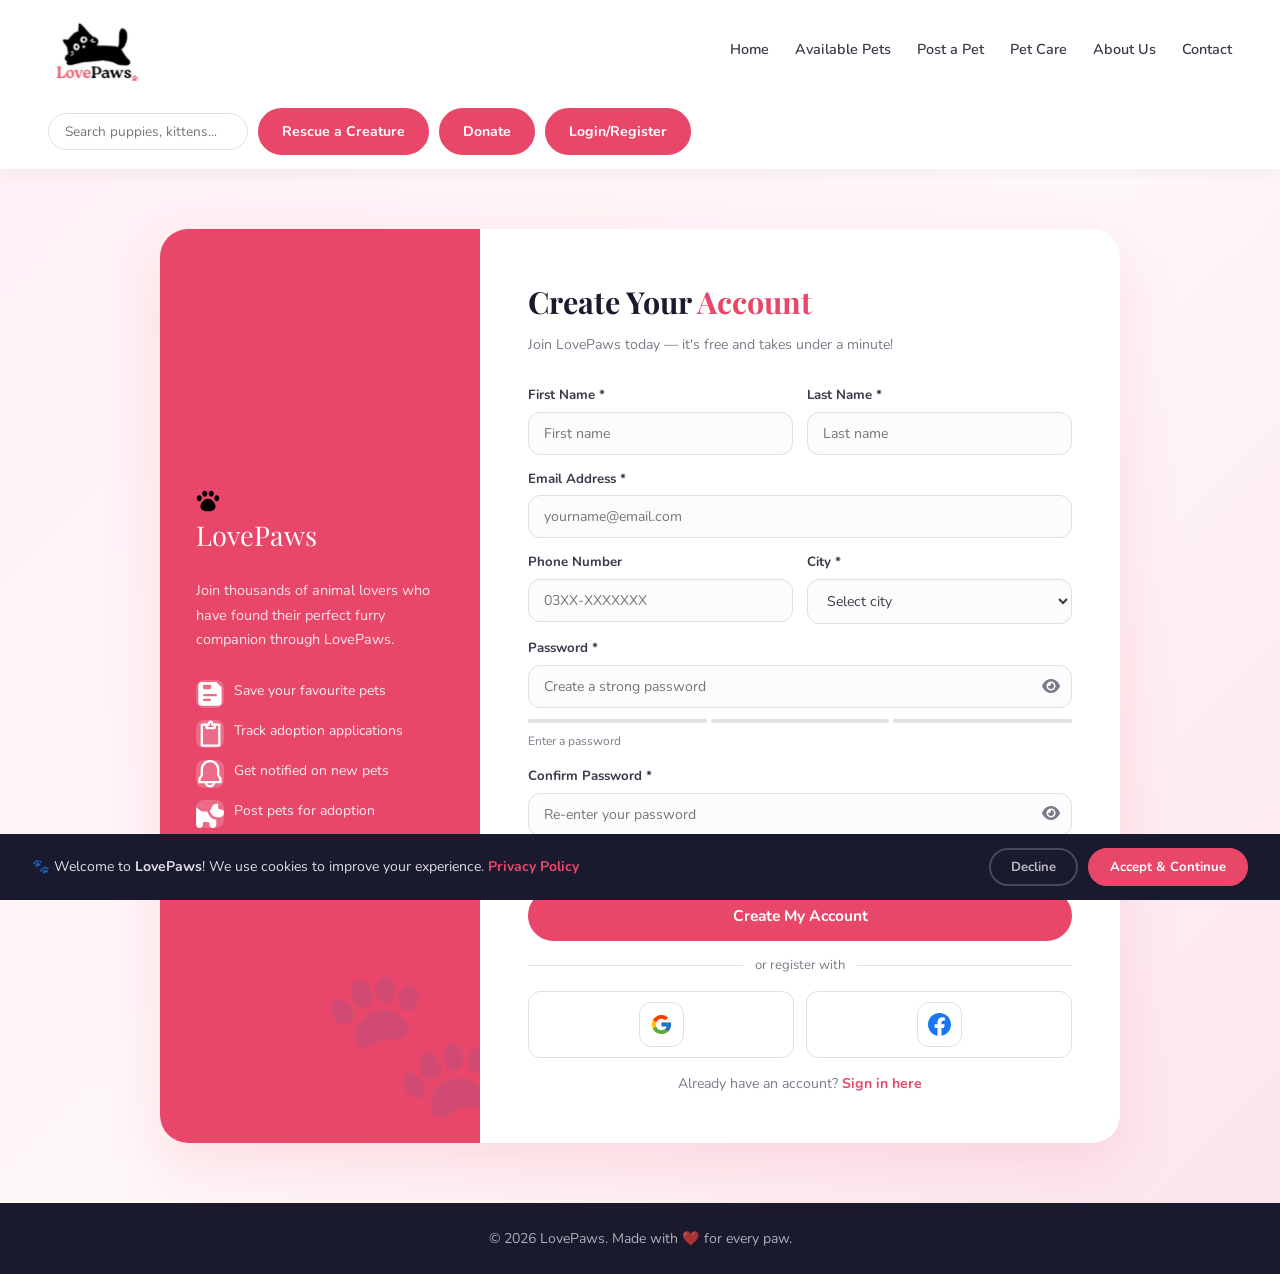
<file: register.html>
<!DOCTYPE html>
<html lang="en">
<head>
  <meta charset="UTF-8" />
  <meta name="viewport" content="width=device-width, initial-scale=1.0"/>
  <title>Register – LovePaws</title>
  <link rel="stylesheet" href="style.css" />
  <link rel="stylesheet"href="https://cdnjs.cloudflare.com/ajax/libs/font-awesome/6.5.1/css/all.min.css">
  <link href="https://fonts.googleapis.com/css2?family=Playfair+Display:wght@700&family=Nunito:wght@400;600;700&display=swap" rel="stylesheet"/>
  <style>
    body {
      background: linear-gradient(135deg, #fff0f3 0%, #fff8f9 50%, #fce4ec 100%);
      min-height: 100vh;
    }

    /* AUTH WRAPPER */
    .auth-page {
      min-height: calc(100vh - 100px);
      display: flex; align-items: center; justify-content: center;
      padding: 60px 24px;
    }
    .auth-container {
      display: flex;
      background: #fff;
      border-radius: 28px;
      overflow: hidden;
      box-shadow: 0 20px 60px rgba(232,71,106,0.15);
      max-width: 960px;
      width: 100%;
      animation: fadeInUp 0.6s ease both;
    }

    /* LEFT PANEL */
    .auth-panel {
      background: var(--pink);
      width: 320px; flex-shrink: 0;
      padding: 56px 36px;
      display: flex; flex-direction: column;
      justify-content: center; align-items: flex-start;
      position: relative; overflow: hidden;
    }
    .auth-panel::before {
      content: '🐾';
      position: absolute; font-size: 9rem; opacity: 0.1;
      bottom: -20px; right: -20px; pointer-events: none;
    }
    .auth-panel .panel-logo {
      font-family: 'Playfair Display', serif;
      color: #fff; font-size: 1.7rem; margin-bottom: 20px;
    }
    .auth-panel p { color: rgba(255,255,255,0.85); font-size: 0.9rem; line-height: 1.7; margin-bottom: 28px; }
    .perks { display: flex; flex-direction: column; gap: 12px; }
    .perk-item {
      display: flex; align-items: flex-start; gap: 10px;
      color: rgba(255,255,255,0.9); font-size: 0.87rem;
    }
    .perk-icon {
      width: 28px; height: 28px; flex-shrink: 0;
      background: rgba(255,255,255,0.2);
      border-radius: 8px; display: flex; align-items: center; justify-content: center;
      font-size: 0.9rem;
    }
    .panel-switch {
      margin-top: 32px;
      color: rgba(255,255,255,0.8); font-size: 0.88rem;
    }
    .panel-switch a { color: #fff; font-weight: 700; text-decoration: underline; }

    /* FORM PANEL */
    .auth-form-panel {
      flex: 1; padding: 48px 48px;
      display: flex; flex-direction: column; justify-content: center;
    }
    .auth-form-panel h2 {
      font-family: 'Playfair Display', serif;
      font-size: 1.9rem; color: var(--dark); margin-bottom: 6px;
    }
    .auth-form-panel > p { color: var(--muted); font-size: 0.88rem; margin-bottom: 28px; }

    .auth-form { display: flex; flex-direction: column; gap: 14px; }
    .form-row { display: grid; grid-template-columns: 1fr 1fr; gap: 14px; }
    .form-group { display: flex; flex-direction: column; gap: 5px; }
    .form-group label { font-size: 0.83rem; font-weight: 700; color: var(--text); }
    .form-group input, .form-group select {
      padding: 11px 15px;
      border: 1.5px solid #e0e0e0;
      border-radius: 12px;
      font-family: 'Nunito', sans-serif;
      font-size: 0.88rem; color: var(--text);
      outline: none; transition: border-color 0.2s; background: var(--bg);
    }
    .form-group input:focus, .form-group select:focus { border-color: var(--pink); background: #fff; }

    .password-wrap { position: relative; }
    .password-wrap input { padding-right: 44px; width: 100%; }
    .toggle-pw {
      position: absolute; right: 12px; top: 50%; transform: translateY(-50%);
      cursor: pointer; font-size: 1rem; background: none; border: none; padding: 0; color: var(--muted);
    }

    /* PASSWORD STRENGTH */
    .pw-strength { display: flex; gap: 4px; margin-top: 6px; }
    .pw-bar {
      height: 4px; flex: 1; border-radius: 4px;
      background: #e0e0e0; transition: background 0.3s;
    }
    .pw-bar.weak { background: #ef5350; }
    .pw-bar.medium { background: #ff9800; }
    .pw-bar.strong { background: #4caf50; }
    .pw-label { font-size: 0.75rem; color: var(--muted); margin-top: 4px; }

    /* TERMS */
    .terms-row {
      display: flex; align-items: flex-start; gap: 8px;
      font-size: 0.84rem; color: var(--muted);
    }
    .terms-row input[type="checkbox"] { accent-color: var(--pink); margin-top: 2px; flex-shrink: 0; }
    .terms-row a { color: var(--pink); font-weight: 700; }

    .auth-submit .btn { width: 100%; font-size: 0.97rem; padding: 13px; margin-top: 4px; }

    .or-divider {
      display: flex; align-items: center; gap: 12px;
      color: var(--muted); font-size: 0.82rem;
    }
    .or-divider::before, .or-divider::after { content: ''; flex: 1; height: 1px; background: #e0e0e0; }
    .social-logins { display: flex; gap: 12px; }
    .social-login-btn {
      flex: 1; padding: 10px;
      border: 1.5px solid #e0e0e0; border-radius: 12px;
      background: #fff; cursor: pointer;
      font-family: 'Nunito', sans-serif; font-size: 0.85rem; font-weight: 700;
      display: flex; align-items: center; justify-content: center; gap: 7px;
      transition: all 0.2s; color: var(--text);
    }
    .social-login-btn img{
    max-width: 45px;
    max-height: 45px;
    }
    .social-login-btn:hover { border-color: var(--pink); background: var(--pink-light); }

    .switch-link { text-align: center; font-size: 0.88rem; color: var(--muted); }
    .switch-link a { color: var(--pink); font-weight: 700; }

    .success-msg {
      display: none;
      background: #e8f5e9; border: 1.5px solid #4caf50;
      border-radius: 10px; padding: 12px 16px;
      color: #2e7d32; font-weight: 700; font-size: 0.88rem;
      animation: fadeInUp 0.4s ease;
    }

    .nav-links a.active { color: var(--pink); }

    @media (max-width: 768px) {
      .auth-container { flex-direction: column; }
      .auth-panel { width: 100%; padding: 36px 28px; }
      .auth-form-panel { padding: 36px 28px; }
      .form-row { grid-template-columns: 1fr; }
    }
  </style>
</head>
<body>

  <!-- NAVBAR -->
  <nav class="navbar">
    <div class="nav-logo">
      <img src="Images/logo.svg" alt="LovePaws Logo" class="logo-img" />
    </div>
    <ul class="nav-links">
      <li><a href="index.html">Home</a></li>
      <li><a href="available-pets.html">Available Pets</a></li>
      <li><a href="post-a-pet.html">Post a Pet</a></li>
      <li><a href="pet-care.html">Pet Care</a></li>
      <li><a href="about-us.html">About Us</a></li>
      <li><a href="contact.html">Contact</a></li>
    </ul>
    <div class="nav-actions">
      <input type="text" placeholder="Search puppies, kittens..." class="search-input"/>
      <a href="rescue.html" class="btn btn-pink">Rescue a Creature</a>
      <a href="donate.html" class="btn btn-pink">Donate</a>
      <a href="login.html" class="btn btn-pink">Login/Register</a>
    </div>
  </nav>

  <!-- AUTH PAGE -->
  <div class="auth-page">
    <div class="auth-container">

      <!-- LEFT PANEL -->
      <div class="auth-panel">
        <div class="panel-logo"><img src="Images/blacklogo.svg" alt="icon">LovePaws</div>
        <p>Join thousands of animal lovers who have found their perfect furry companion through LovePaws.</p>
        <div class="perks">
          <div class="perk-item">
            <div class="perk-icon"><img src="Images/save.svg" alt="icon"></div>

            <span>Save your favourite pets</span>
          </div>
          <div class="perk-item">
            <div class="perk-icon"><img src="Images/note.svg" alt="icon"></div>
            <span>Track adoption applications</span>
          </div>
          <div class="perk-item">
            <div class="perk-icon"><img src="Images/noti.svg" alt="icon"></div>
            <span>Get notified on new pets</span>
          </div>
          <div class="perk-item">
            <div class="perk-icon"><img src="Images/pet.svg" alt="icon"></div>
            <span>Post pets for adoption</span>
          </div>
        </div>
        <div class="panel-switch">
          Already have an account?
          <a href="login.html">Sign in →</a>
        </div>
      </div>

      <!-- FORM PANEL -->
      <div class="auth-form-panel">
        <h2>Create Your <span class="brand-name">Account</span></h2>
        <p>Join LovePaws today — it's free and takes under a minute!</p>

        <div class="success-msg" id="successMsg">
          🎉 Account created! Welcome to LovePaws! Redirecting...
        </div>

        <form class="auth-form" onsubmit="handleRegister(event)">

          <div class="form-row">
            <div class="form-group">
              <label for="firstName">First Name *</label>
              <input type="text" id="firstName" placeholder="First name" required />
            </div>
            <div class="form-group">
              <label for="lastName">Last Name *</label>
              <input type="text" id="lastName" placeholder="Last name" required />
            </div>
          </div>

          <div class="form-group">
            <label for="email">Email Address *</label>
            <input type="email" id="email" placeholder="yourname@email.com" required />
          </div>

          <div class="form-row">
            <div class="form-group">
              <label for="phone">Phone Number</label>
              <input type="tel" id="phone" placeholder="03XX-XXXXXXX" />
            </div>
            <div class="form-group">
              <label for="city">City *</label>
              <select id="city" required>
                <option value="" disabled selected>Select city</option>
                <option>Karachi</option>
                <option>Lahore</option>
                <option>Islamabad</option>
                <option>Rawalpindi</option>
                <option>Peshawar</option>
                <option>Other</option>
              </select>
            </div>
          </div>

          <div class="form-group">
            <label for="password">Password *</label>
            <div class="password-wrap">
              <input type="password" id="password" placeholder="Create a strong password" required oninput="checkStrength(this.value)" />
              <button type="button" class="toggle-pw" onclick="togglePassword('password', this)">  <i class="fa fa-eye"></i></button>
            </div>
            <div class="pw-strength">
              <div class="pw-bar" id="bar1"></div>
              <div class="pw-bar" id="bar2"></div>
              <div class="pw-bar" id="bar3"></div>
            </div>
            <span class="pw-label" id="pwLabel">Enter a password</span>
          </div>

          <div class="form-group">
            <label for="confirmPassword">Confirm Password *</label>
            <div class="password-wrap">
              <input type="password" id="confirmPassword" placeholder="Re-enter your password" required />
              <button type="button" class="toggle-pw" onclick="togglePassword('confirmPassword', this)"><i class="fa fa-eye"></i></button>
            </div>
          </div>

          <div class="terms-row">
            <input type="checkbox" id="terms" required />
            <label for="terms">I agree to the <a href="#">Terms of Service</a> and <a href="#">Privacy Policy</a> of LovePaws.</label>
          </div>

          <div class="auth-submit">
            <button type="submit" class="btn btn-pink">Create My Account</button>
          </div>

          <div class="or-divider">or register with</div>

          <div class="social-logins">
            <button type="button" class="social-login-btn"><img src="Images/google.svg" alt="LovePaws Logo" class="social-login-btn />"</button>
            <button type="button" class="social-login-btn"><img src="Images/rfb.svg" alt="LovePaws Logo" class="social-login-btn />" </button>
          </div>

        </form>

        <div class="switch-link" style="margin-top:14px;">
          Already have an account? <a href="login.html">Sign in here</a>
        </div>
      </div>

    </div>
  </div>

  <!-- FOOTER -->
  <footer class="footer">
    <p>© 2026 LovePaws. Made with ❤️ for every paw.</p>
  </footer>

  <script>
    function handleRegister(e) {
      e.preventDefault();
      const pw = document.getElementById('password').value;
      const cpw = document.getElementById('confirmPassword').value;
      if (pw !== cpw) {
        alert('Passwords do not match!'); return;
      }
      const msg = document.getElementById('successMsg');
      msg.style.display = 'block';
      setTimeout(() => { window.location.href = 'index.html'; }, 2500);
    }

    function togglePassword(id, btn) {
      if (inp.type === 'password') {
      inp.type = 'text';
      btn.innerHTML = '<i class="fa fa-eye-slash"></i>';
    } else {
      inp.type = 'password';
      btn.innerHTML = '<i class="fa fa-eye"></i>';
    }
    }

    function checkStrength(val) {
      const bars = [document.getElementById('bar1'), document.getElementById('bar2'), document.getElementById('bar3')];
      const label = document.getElementById('pwLabel');
      bars.forEach(b => { b.className = 'pw-bar'; });
      if (val.length === 0) { label.textContent = 'Enter a password'; return; }
      let score = 0;
      if (val.length >= 8) score++;
      if (/[A-Z]/.test(val) && /[0-9]/.test(val)) score++;
      if (/[^A-Za-z0-9]/.test(val)) score++;
      if (score === 1) {
        bars[0].classList.add('weak');
        label.textContent = 'Weak'; label.style.color = '#ef5350';
      } else if (score === 2) {
        bars[0].classList.add('medium'); bars[1].classList.add('medium');
        label.textContent = 'Medium'; label.style.color = '#ff9800';
      } else if (score === 3) {
        bars.forEach(b => b.classList.add('strong'));
        label.textContent = 'Strong'; label.style.color = '#4caf50';
      }
    }
  </script>
  <script src="script.js"></script>
</body>
</html>
</file>
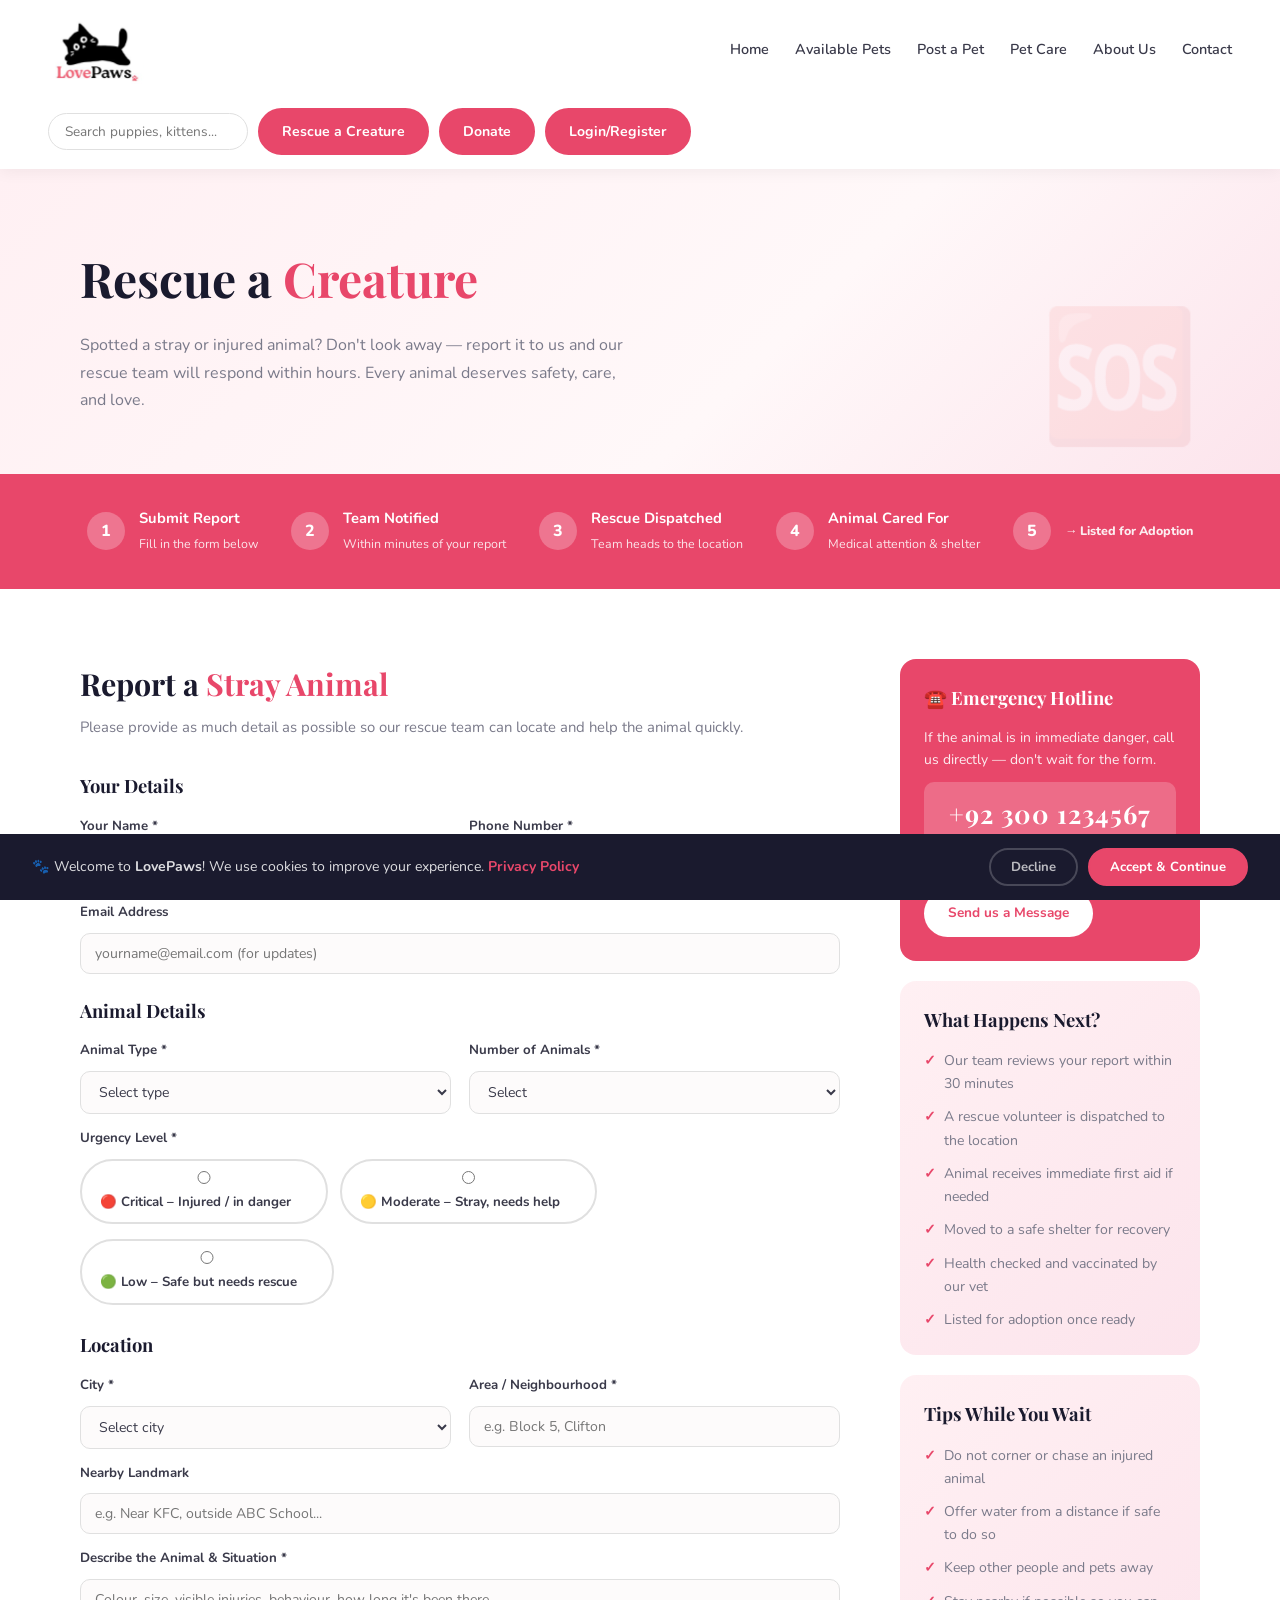
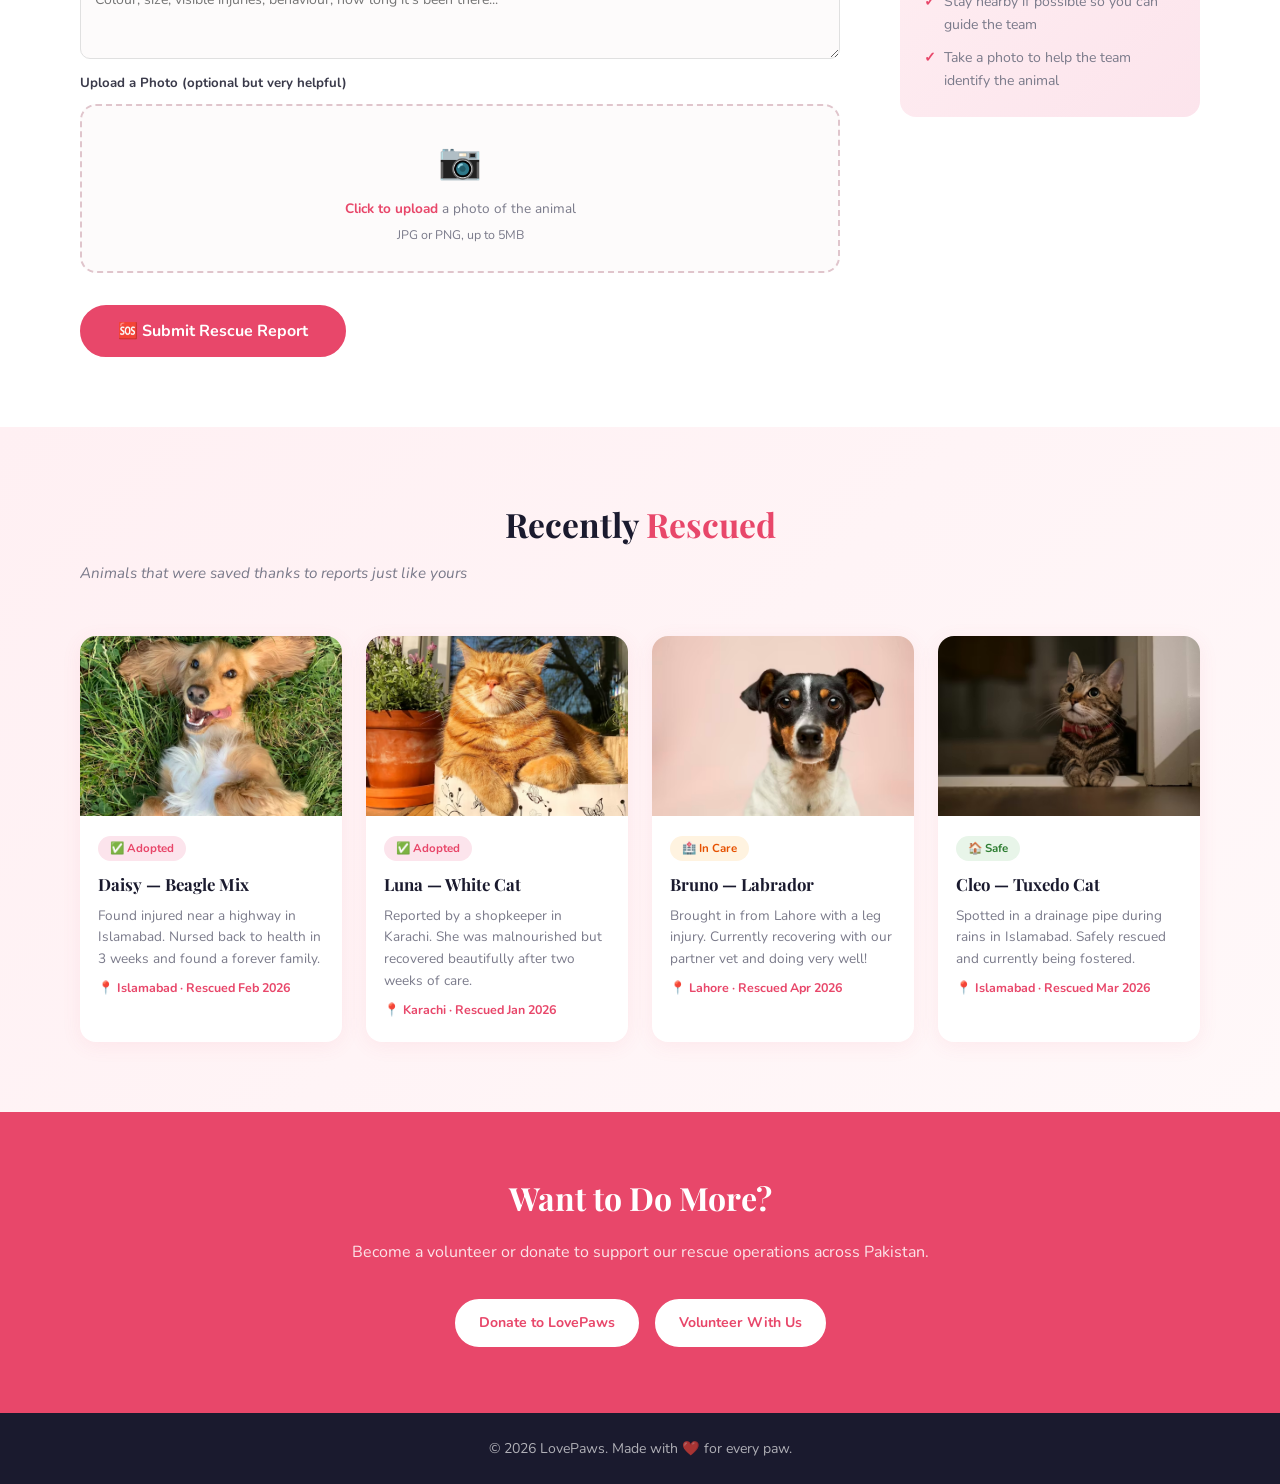
<file: rescue-a-creature.html>
<!DOCTYPE html>
<html lang="en">
<head>
  <meta charset="UTF-8" />
  <meta name="viewport" content="width=device-width, initial-scale=1.0"/>
  <title>Rescue a Creature – LovePaws</title>
  <link rel="stylesheet" href="style.css" />
  <link href="https://fonts.googleapis.com/css2?family=Playfair+Display:wght@700&family=Nunito:wght@400;600;700&display=swap" rel="stylesheet"/>
  <style>

    /* ── PAGE HERO ── */
    .page-hero {
      background: linear-gradient(135deg, #fff0f3 0%, #fff8f9 60%, #fce4ec 100%);
      padding: 70px 80px 60px;
      display: flex; align-items: center; justify-content: space-between;
      position: relative; overflow: hidden;
    }
    .page-hero-content { z-index: 1; animation: fadeInUp 0.7s ease both; max-width: 560px; }
    .page-hero-content h1 {
      font-family: 'Playfair Display', serif;
      font-size: 3rem; color: var(--dark); margin-bottom: 14px;
    }
    .page-hero-content p { color: var(--muted); font-size: 1rem; line-height: 1.7; }
    .paw-decor {
      font-size: 8rem; opacity: 0.08;
      position: absolute; right: 80px; bottom: -10px; user-select: none;
    }

    /* ── HOW IT WORKS STRIP ── */
    .how-strip {
      background: var(--pink);
      padding: 32px 80px;
      display: flex; justify-content: space-around; flex-wrap: wrap; gap: 20px;
    }
    .how-step {
      display: flex; align-items: center; gap: 14px; color: #fff;
    }
    .how-num {
      width: 38px; height: 38px; border-radius: 50%;
      background: rgba(255,255,255,0.25);
      display: flex; align-items: center; justify-content: center;
      font-weight: 800; font-size: 1rem; flex-shrink: 0;
    }
    .how-text strong { display: block; font-size: 0.92rem; }
    .how-text span { font-size: 0.78rem; opacity: 0.85; }

    /* ── MAIN BODY ── */
    .rescue-body {
      padding: 70px 80px;
      background: var(--white);
      display: flex; gap: 60px; align-items: flex-start;
    }

    /* ── FORM SIDE ── */
    .rescue-form-col { flex: 1; }
    .rescue-form-col h2 {
      font-family: 'Playfair Display', serif;
      font-size: 1.9rem; color: var(--dark); margin-bottom: 6px;
    }
    .rescue-form-col > p { color: var(--muted); font-size: 0.93rem; margin-bottom: 32px; }

    .rescue-form { display: flex; flex-direction: column; gap: 18px; }
    .form-row { display: grid; grid-template-columns: 1fr 1fr; gap: 18px; }
    .form-group { display: flex; flex-direction: column; gap: 6px; }
    .form-group label { font-size: 0.85rem; font-weight: 700; color: var(--text); }
    .form-group input,
    .form-group select,
    .form-group textarea {
      padding: 11px 16px;
      border: 1.5px solid #e0e0e0; border-radius: 12px;
      font-family: 'Nunito', sans-serif; font-size: 0.9rem;
      color: var(--text); outline: none;
      transition: border-color 0.2s; background: var(--bg);
    }
    .form-group input:focus,
    .form-group select:focus,
    .form-group textarea:focus { border-color: var(--pink); background: #fff; }
    .form-group textarea { resize: vertical; min-height: 110px; }

    /* urgency radios */
    .urgency-group { display: flex; gap: 12px; flex-wrap: wrap; }
    .urgency-label {
      display: flex; align-items: center; gap: 7px;
      padding: 9px 18px;
      border: 2px solid #e0e0e0; border-radius: 50px;
      cursor: pointer; font-size: 0.87rem; font-weight: 700;
      transition: all 0.2s; color: var(--text);
    }
    .urgency-label input[type="radio"] { accent-color: var(--pink); }
    .urgency-label:hover { border-color: var(--pink); color: var(--pink); }
    .urgency-label input:checked ~ span { color: var(--pink); }
    .urgency-label:has(input:checked) { border-color: var(--pink); background: var(--pink-light); color: var(--pink); }

    /* upload */
    .upload-area {
      border: 2px dashed #e0c5cc; border-radius: 16px;
      padding: 26px; text-align: center; cursor: pointer;
      transition: border-color 0.25s, background 0.25s; background: var(--bg);
    }
    .upload-area:hover { border-color: var(--pink); background: var(--pink-light); }
    .upload-icon { font-size: 2.2rem; margin-bottom: 8px; }
    .upload-area p { color: var(--muted); font-size: 0.85rem; }
    .upload-area span { color: var(--pink); font-weight: 700; }
    .upload-area input[type="file"] { display: none; }
    .photo-preview-grid { display: flex; flex-wrap: wrap; gap: 8px; margin-top: 12px; }
    .preview-thumb { width: 76px; height: 76px; border-radius: 10px; object-fit: cover; border: 2px solid var(--pink-light); }

    /* success */
    .success-msg {
      display: none;
      background: #e8f5e9; border: 1.5px solid #4caf50;
      border-radius: 12px; padding: 18px 22px;
      color: #2e7d32; font-weight: 700; font-size: 0.95rem;
      margin-bottom: 20px; animation: fadeInUp 0.4s ease;
    }
    .form-submit .btn { font-size: 1rem; padding: 13px 36px; }

    /* ── INFO SIDE ── */
    .rescue-info-col {
      width: 300px; flex-shrink: 0;
      display: flex; flex-direction: column; gap: 20px;
      position: sticky; top: 100px;
    }
    .info-card {
      background: linear-gradient(135deg, #fff0f3 0%, #fce4ec 100%);
      border-radius: var(--radius); padding: 24px;
    }
    .info-card h3 {
      font-family: 'Playfair Display', serif;
      font-size: 1.15rem; color: var(--dark); margin-bottom: 14px;
    }
    .info-card ul { list-style: none; display: flex; flex-direction: column; gap: 10px; }
    .info-card ul li {
      font-size: 0.88rem; color: var(--muted);
      display: flex; align-items: flex-start; gap: 8px;
    }
    .info-card ul li::before { content: '✓'; color: var(--pink); font-weight: 700; flex-shrink: 0; }

    .emergency-card {
      background: var(--pink); border-radius: var(--radius); padding: 24px; color: #fff;
    }
    .emergency-card h3 { font-family: 'Playfair Display', serif; font-size: 1.15rem; margin-bottom: 14px; }
    .emergency-card p { font-size: 0.87rem; opacity: 0.9; line-height: 1.6; margin-bottom: 10px; }
    .emergency-number {
      font-family: 'Playfair Display', serif;
      font-size: 1.6rem; font-weight: 700; letter-spacing: 1px;
      background: rgba(255,255,255,0.2); border-radius: 10px;
      padding: 10px 16px; margin-bottom: 10px; display: block;
      text-align: center;
    }
    .emergency-card a.btn {
      background: #fff; color: var(--pink);
      display: inline-block; margin-top: 6px; font-size: 0.85rem;
    }

    /* ── RECENT RESCUES ── */
    .recent-section {
      background: linear-gradient(135deg, #fff0f3 0%, #fff8f9 100%);
      padding: 70px 80px;
    }
    .recent-section h2 {
      font-family: 'Playfair Display', serif;
      font-size: 2.1rem; color: var(--dark);
      text-align: center; margin-bottom: 8px;
    }
    .rescue-grid {
      display: grid;
      grid-template-columns: repeat(auto-fill, minmax(260px, 1fr));
      gap: 24px; margin-top: 48px;
    }
    .rescue-card {
      background: #fff; border-radius: var(--radius); overflow: hidden;
      box-shadow: 0 4px 20px rgba(232,71,106,0.08);
      transition: transform 0.3s, box-shadow 0.3s;
      animation: fadeInUp 0.5s ease both;
    }
    .rescue-card:hover { transform: translateY(-6px); box-shadow: 0 14px 36px rgba(232,71,106,0.16); }
    .rescue-card-img { width: 100%; height: 180px; object-fit: cover; }
    .rescue-card-body { padding: 18px 18px 22px; }
    .rescue-status {
      display: inline-block;
      padding: 3px 12px; border-radius: 50px;
      font-size: 0.72rem; font-weight: 700; margin-bottom: 10px;
    }
    .status-safe { background: #e8f5e9; color: #2e7d32; }
    .status-care { background: #fff3e0; color: #e65100; }
    .status-adopted { background: var(--pink-light); color: var(--pink); }
    .rescue-card-body h4 {
      font-family: 'Playfair Display', serif;
      font-size: 1.05rem; color: var(--dark); margin-bottom: 6px;
    }
    .rescue-card-body p { font-size: 0.85rem; color: var(--muted); line-height: 1.6; }
    .rescue-location { font-size: 0.78rem; color: var(--pink); font-weight: 700; margin-top: 8px; }

    /* ── CTA ── */
    .rescue-cta {
      background: var(--pink); padding: 60px 80px; text-align: center;
    }
    .rescue-cta h2 { font-family: 'Playfair Display', serif; font-size: 2rem; color: #fff; margin-bottom: 14px; }
    .rescue-cta p { color: rgba(255,255,255,0.85); font-size: 1rem; margin-bottom: 28px; }
    .rescue-cta .btn { background: #fff; color: var(--pink); border-color: #fff; margin: 6px; }
    .rescue-cta .btn:hover { background: var(--dark); border-color: var(--dark); color: #fff; }

    .nav-links a.active { color: var(--pink); }

    @media (max-width: 1024px) {
      .rescue-body { flex-direction: column; padding: 50px 40px; }
      .rescue-info-col { width: 100%; position: static; flex-direction: row; flex-wrap: wrap; }
      .info-card, .emergency-card { flex: 1; min-width: 240px; }
    }
    @media (max-width: 768px) {
      .page-hero { padding: 50px 24px; }
      .page-hero-content h1 { font-size: 2.2rem; }
      .how-strip { padding: 24px 24px; }
      .rescue-body { padding: 40px 20px; }
      .form-row { grid-template-columns: 1fr; }
      .recent-section, .rescue-cta { padding: 50px 20px; }
      .paw-decor { display: none; }
    }
  </style>
</head>
<body>

  <!-- NAVBAR -->
  <nav class="navbar">
    <div class="nav-logo">
      <img src="Images/logo.svg" alt="LovePaws Logo" class="logo-img" />
    </div>
    <ul class="nav-links">
      <li><a href="index.html">Home</a></li>
      <li><a href="available-pets.html">Available Pets</a></li>
      <li><a href="post-a-pet.html">Post a Pet</a></li>
      <li><a href="pet-care.html">Pet Care</a></li>
      <li><a href="about-us.html">About Us</a></li>
      <li><a href="contact.html">Contact</a></li>
    </ul>
    <div class="nav-actions">
      <input type="text" placeholder="Search puppies, kittens..." class="search-input"/>
      <a href="rescue.html" class="btn btn-pink active-btn">Rescue a Creature</a>
      <a href="donate.html" class="btn btn-pink">Donate</a>
      <a href="login.html" class="btn btn-pink">Login/Register</a>
    </div>
  </nav>

  <!-- PAGE HERO -->
  <section class="page-hero">
    <div class="page-hero-content">
      <h1>Rescue a <span class="brand-name">Creature</span></h1>
      <p>Spotted a stray or injured animal? Don't look away — report it to us and our rescue team will respond within hours. Every animal deserves safety, care, and love.</p>
    </div>
    <div class="paw-decor">🆘</div>
  </section>

  <!-- HOW IT WORKS STRIP -->
  <div class="how-strip">
    <div class="how-step">
      <div class="how-num">1</div>
      <div class="how-text"><strong>Submit Report</strong><span>Fill in the form below</span></div>
    </div>
    <div class="how-step">
      <div class="how-num">2</div>
      <div class="how-text"><strong>Team Notified</strong><span>Within minutes of your report</span></div>
    </div>
    <div class="how-step">
      <div class="how-num">3</div>
      <div class="how-text"><strong>Rescue Dispatched</strong><span>Team heads to the location</span></div>
    </div>
    <div class="how-step">
      <div class="how-num">4</div>
      <div class="how-text"><strong>Animal Cared For</strong><span>Medical attention & shelter</span></div>
    </div>
    <div class="how-step">
      <div class="how-num">5</div>
      <div class="how-num" style="width:auto; background:none; font-size:0.78rem; opacity:0.9;">→ Listed for Adoption</div>
    </div>
  </div>

  <!-- MAIN BODY -->
  <section class="rescue-body">

    <!-- FORM COLUMN -->
    <div class="rescue-form-col">
      <h2>Report a <span class="brand-name">Stray Animal</span></h2>
      <p>Please provide as much detail as possible so our rescue team can locate and help the animal quickly.</p>

      <div class="success-msg" id="successMsg">
         Thank you! Your rescue report has been submitted. Our team will contact you within 1–2 hours. You may have just saved a life!
      </div>

      <form class="rescue-form" onsubmit="handleRescueSubmit(event)">

        <!-- Reporter Info -->
        <h3 style="font-family:'Playfair Display',serif; color:var(--dark); font-size:1.15rem;">Your Details</h3>
        <div class="form-row">
          <div class="form-group">
            <label for="reporterName">Your Name *</label>
            <input type="text" id="reporterName" placeholder="Full name" required />
          </div>
          <div class="form-group">
            <label for="reporterPhone">Phone Number *</label>
            <input type="tel" id="reporterPhone" placeholder="03XX-XXXXXXX" required />
          </div>
        </div>
        <div class="form-group">
          <label for="reporterEmail">Email Address</label>
          <input type="email" id="reporterEmail" placeholder="yourname@email.com (for updates)" />
        </div>

        <!-- Animal Info -->
        <h3 style="font-family:'Playfair Display',serif; color:var(--dark); font-size:1.15rem; margin-top: 8px;">Animal Details</h3>
        <div class="form-row">
          <div class="form-group">
            <label for="animalType">Animal Type *</label>
            <select id="animalType" required>
              <option value="" disabled selected>Select type</option>
              <option>Dog</option>
              <option>Cat</option>
              <option>Bird</option>
              <option>Rabbit</option>
              <option>Other</option>
            </select>
          </div>
          <div class="form-group">
            <label for="animalCount">Number of Animals *</label>
            <select id="animalCount" required>
              <option value="" disabled selected>Select</option>
              <option>1</option>
              <option>2</option>
              <option>3</option>
              <option>4+</option>
            </select>
          </div>
        </div>

        <div class="form-group">
          <label>Urgency Level *</label>
          <div class="urgency-group">
            <label class="urgency-label">
              <input type="radio" name="urgency" value="critical" required />
              <span>🔴 Critical – Injured / in danger</span>
            </label>
            <label class="urgency-label">
              <input type="radio" name="urgency" value="moderate" />
              <span>🟡 Moderate – Stray, needs help</span>
            </label>
            <label class="urgency-label">
              <input type="radio" name="urgency" value="low" />
              <span>🟢 Low – Safe but needs rescue</span>
            </label>
          </div>
        </div>

        <!-- Location -->
        <h3 style="font-family:'Playfair Display',serif; color:var(--dark); font-size:1.15rem; margin-top: 8px;">Location</h3>
        <div class="form-row">
          <div class="form-group">
            <label for="city">City *</label>
            <select id="city" required>
              <option value="" disabled selected>Select city</option>
              <option>Karachi</option>
              <option>Lahore</option>
              <option>Islamabad</option>
              <option>Rawalpindi</option>
              <option>Peshawar</option>
              <option>Other</option>
            </select>
          </div>
          <div class="form-group">
            <label for="area">Area / Neighbourhood *</label>
            <input type="text" id="area" placeholder="e.g. Block 5, Clifton" required />
          </div>
        </div>
        <div class="form-group">
          <label for="landmark">Nearby Landmark</label>
          <input type="text" id="landmark" placeholder="e.g. Near KFC, outside ABC School..." />
        </div>

        <!-- Description -->
        <div class="form-group">
          <label for="animalDesc">Describe the Animal & Situation *</label>
          <textarea id="animalDesc" placeholder="Colour, size, visible injuries, behaviour, how long it's been there..." required></textarea>
        </div>

        <!-- Photo Upload -->
        <div class="form-group">
          <label>Upload a Photo (optional but very helpful)</label>
          <div class="upload-area" onclick="document.getElementById('rescuePhoto').click()">
            <div class="upload-icon">📷</div>
            <p><span>Click to upload</span> a photo of the animal</p>
            <p style="font-size:0.78rem; margin-top:4px;">JPG or PNG, up to 5MB</p>
            <input type="file" id="rescuePhoto" accept="image/*" multiple />
          </div>
          <div class="photo-preview-grid" id="rescuePhotoPreview"></div>
        </div>

        <div class="form-submit">
          <button type="submit" class="btn btn-pink">🆘 Submit Rescue Report</button>
        </div>

      </form>
    </div>

    <!-- INFO COLUMN -->
    <aside class="rescue-info-col">

      <div class="emergency-card">
        <h3>☎️ Emergency Hotline</h3>
        <p>If the animal is in immediate danger, call us directly — don't wait for the form.</p>
        <span class="emergency-number">+92 300 1234567</span>
        <p style="font-size:0.8rem; opacity:0.85;">Available 8 AM – 10 PM daily</p>
        <a href="contact.html" class="btn">Send us a Message</a>
      </div>

      <div class="info-card">
        <h3>What Happens Next?</h3>
        <ul>
          <li>Our team reviews your report within 30 minutes</li>
          <li>A rescue volunteer is dispatched to the location</li>
          <li>Animal receives immediate first aid if needed</li>
          <li>Moved to a safe shelter for recovery</li>
          <li>Health checked and vaccinated by our vet</li>
          <li>Listed for adoption once ready</li>
        </ul>
      </div>

      <div class="info-card">
        <h3>Tips While You Wait</h3>
        <ul>
          <li>Do not corner or chase an injured animal</li>
          <li>Offer water from a distance if safe to do so</li>
          <li>Keep other people and pets away</li>
          <li>Stay nearby if possible so you can guide the team</li>
          <li>Take a photo to help the team identify the animal</li>
        </ul>
      </div>

    </aside>

  </section>

  <!-- RECENTLY RESCUED SECTION -->
  <section class="recent-section">
    <h2>Recently <span class="brand-name">Rescued</span></h2>
    <p class="section-subtitle">Animals that were saved thanks to reports just like yours</p>

    <div class="rescue-grid">

      <div class="rescue-card">
        <img src="Images/Daisy.avif" alt="Rescued Dog" class="rescue-card-img" />
        <div class="rescue-card-body">
          <span class="rescue-status status-adopted">✅ Adopted</span>
          <h4>Daisy — Beagle Mix</h4>
          <p>Found injured near a highway in Islamabad. Nursed back to health in 3 weeks and found a forever family.</p>
          <div class="rescue-location">📍 Islamabad · Rescued Feb 2026</div>
        </div>
      </div>

      <div class="rescue-card">
        <img src="Images/Luna.avif" alt="Rescued Cat" class="rescue-card-img" />
        <div class="rescue-card-body">
          <span class="rescue-status status-adopted">✅ Adopted</span>
          <h4>Luna — White Cat</h4>
          <p>Reported by a shopkeeper in Karachi. She was malnourished but recovered beautifully after two weeks of care.</p>
          <div class="rescue-location">📍 Karachi · Rescued Jan 2026</div>
        </div>
      </div>

      <div class="rescue-card">
        <img src="Images/Bruno.avif" alt="Rescued Dog" class="rescue-card-img" />
        <div class="rescue-card-body">
          <span class="rescue-status status-care">🏥 In Care</span>
          <h4>Bruno — Labrador</h4>
          <p>Brought in from Lahore with a leg injury. Currently recovering with our partner vet and doing very well!</p>
          <div class="rescue-location">📍 Lahore · Rescued Apr 2026</div>
        </div>
      </div>

      <div class="rescue-card">
        <img src="Images/Cleo.avif" alt="Rescued Cat" class="rescue-card-img" />
        <div class="rescue-card-body">
          <span class="rescue-status status-safe">🏠 Safe</span>
          <h4>Cleo — Tuxedo Cat</h4>
          <p>Spotted in a drainage pipe during rains in Islamabad. Safely rescued and currently being fostered.</p>
          <div class="rescue-location">📍 Islamabad · Rescued Mar 2026</div>
        </div>
      </div>

    </div>
  </section>

  <!-- CTA -->
  <section class="rescue-cta">
    <h2>Want to Do More?</h2>
    <p>Become a volunteer or donate to support our rescue operations across Pakistan.</p>
    <a href="donate.html" class="btn">Donate to LovePaws</a>
    <a href="contact.html" class="btn">Volunteer With Us</a>
  </section>

  <!-- FOOTER -->
  <footer class="footer">
    <p>© 2026 LovePaws. Made with ❤️ for every paw.</p>
  </footer>

  <script src="script.js"></script>
  <script>
    function handleRescueSubmit(e) {
      e.preventDefault();
      const msg = document.getElementById('successMsg');
      msg.style.display = 'block';
      e.target.reset();
      document.getElementById('rescuePhotoPreview').innerHTML = '';
      window.scrollTo({ top: msg.offsetTop - 120, behavior: 'smooth' });
    }

    // Photo preview
    document.getElementById('rescuePhoto').addEventListener('change', function () {
      const preview = document.getElementById('rescuePhotoPreview');
      preview.innerHTML = '';
      Array.from(this.files).slice(0, 5).forEach(file => {
        const reader = new FileReader();
        reader.onload = (e) => {
          const img = document.createElement('img');
          img.src = e.target.result;
          img.className = 'preview-thumb';
          preview.appendChild(img);
        };
        reader.readAsDataURL(file);
      });
    });

    // Upload area drag & drop
    const ua = document.querySelector('.upload-area');
    ua.addEventListener('dragover', e => { e.preventDefault(); ua.style.borderColor = 'var(--pink)'; });
    ua.addEventListener('dragleave', () => { ua.style.borderColor = ''; });
    ua.addEventListener('drop', e => { e.preventDefault(); ua.style.borderColor = ''; });
  </script>

</body>
</html>
</file>
<file: style.css>
/* =====================
   RESET & BASE
   ===================== */
*, *::before, *::after {
  box-sizing: border-box;
  margin: 0;
  padding: 0;
}

:root {
  --pink:       #e8476a;
  --pink-light: #fce4ec;
  --pink-hover: #c73258;
  --dark:       #1a1a2e;
  --text:       #3a3a4a;
  --muted:      #7a7a8a;
  --white:      #ffffff;
  --bg:         #fdfbfb;
  --card-bg:    #fff5f7;
  --radius:     16px;
  --shadow:     0 8px 30px rgba(232, 71, 106, 0.12);
}

html {
  scroll-behavior: smooth;
}

body {
  font-family: 'Nunito', sans-serif;
  background: var(--bg);
  color: var(--text);
  line-height: 1.65;
}

a {
  text-decoration: none;
  color: inherit;
}

img {
  display: block;
  max-width: 100%;
  object-fit: cover;
}

/* =====================
   BUTTONS
   ===================== */
.btn {
  display: inline-block;
  padding: 10px 22px;
  border-radius: 50px;
  font-family: 'Nunito', sans-serif;
  font-weight: 700;
  font-size: 0.88rem;
  cursor: pointer;
  border: 2px solid transparent;
  transition: all 0.25s ease;
  white-space: nowrap;
}

.btn-pink {
  background: var(--pink);
  color: var(--white);
  border-color: var(--pink);
}

.btn-pink:hover {
  background: var(--pink-hover);
  border-color: var(--pink-hover);
  transform: translateY(-2px);
  box-shadow: 0 6px 18px rgba(232, 71, 106, 0.35);
}

.btn-outline {
  background: transparent;
  color: var(--text);
  border-color: #ddd;
}

.btn-outline:hover {
  border-color: var(--pink);
  color: var(--pink);
}

/* =====================
   NAVBAR
   ===================== */
.navbar {
  display: flex;
  align-items: center;
  justify-content: space-between;
  padding: 14px 48px;
  background: var(--white);
  position: sticky;
  top: 0;
  z-index: 100;
  box-shadow: 0 2px 16px rgba(0,0,0,0.06);
  gap: 24px;
  flex-wrap: wrap;
}

.nav-logo {
  display: flex;
  align-items: center;
  gap: 8px;
}

.logo-img {
  height: 70px;
  width: auto;
}

.nav-links {
  display: flex;
  list-style: none;
  gap: 26px;
}

.nav-links a {
  font-size: 0.9rem;
  font-weight: 600;
  color: var(--text);
  transition: color 0.2s;
}

.nav-links a:hover {
  color: var(--pink);
}

.nav-actions {
  display: flex;
  align-items: center;
  gap: 10px;
  flex-wrap: wrap;
}

.search-input {
  padding: 8px 16px;
  border: 1.5px solid #e0e0e0;
  border-radius: 50px;
  font-family: 'Nunito', sans-serif;
  font-size: 0.85rem;
  outline: none;
  transition: border-color 0.2s;
  width: 200px;
}

.search-input:focus {
  border-color: var(--pink);
}

/* =====================
   HERO
   ===================== */
.hero {
  display: flex;
  align-items: center;
  justify-content: space-between;
  padding: 70px 80px 60px 80px;
  background: linear-gradient(135deg, #fff0f3 0%, #fff8f9 60%, #fce4ec 100%);
  min-height: 500px;
  position: relative;
  overflow: hidden;
  gap: 40px;
}

.hero::before {
  content: '';
  position: absolute;
  width: 500px;
  height: 500px;
  background: radial-gradient(circle, rgba(232,71,106,0.08) 0%, transparent 70%);
  top: -100px;
  right: 200px;
  pointer-events: none;
}

.hero-content {
  max-width: 500px;
  z-index: 1;
  animation: fadeInUp 0.7s ease both;
}

.hero-content h1 {
  font-family: 'Playfair Display', serif;
  font-size: 3.2rem;
  line-height: 1.15;
  color: var(--dark);
  margin-bottom: 18px;
}

.brand-name {
  color: var(--pink);
}

.hero-content p {
  color: var(--muted);
  font-size: 1rem;
  margin-bottom: 30px;
  max-width: 420px;
}

.hero-btn {
  font-size: 1rem;
  padding: 13px 32px;
}

.hero-image {
  flex-shrink: 0;
  z-index: 1;
  animation: fadeInRight 0.8s ease both;
}

.hero-image img {
  width: 340px;
  height: 360px;
  border-radius: 24px 24px 80px 24px;
  box-shadow: var(--shadow);
  object-fit: cover;
}

/* =====================
   FEATURED PETS
   ===================== */
.featured-pets {
  padding: 80px 60px;
  text-align: center;
  background: var(--white);
}

.featured-pets h2 {
  font-family: 'Playfair Display', serif;
  font-size: 2.2rem;
  color: var(--dark);
  margin-bottom: 6px;
}

.section-subtitle {
  color: var(--muted);
  font-size: 0.95rem;
  margin-bottom: 50px;
  font-style: italic;
}

.pets-grid {
  display: flex;
  justify-content: center;
  align-items: flex-end;
  gap: 28px;
  flex-wrap: wrap;
}

.pet-card {
  background: var(--card-bg);
  border-radius: var(--radius);
  overflow: hidden;
  width: 220px;
  box-shadow: 0 4px 20px rgba(232, 71, 106, 0.08);
  transition: transform 0.3s ease, box-shadow 0.3s ease;
  cursor: pointer;
}

.pet-card:hover {
  transform: translateY(-8px);
  box-shadow: 0 16px 40px rgba(232, 71, 106, 0.18);
}

.pet-card.featured-center {
  width: 260px;
  transform: scale(1.05);
  box-shadow: 0 12px 40px rgba(232, 71, 106, 0.2);
}

.pet-card.featured-center:hover {
  transform: scale(1.05) translateY(-8px);
}

.pet-img-wrap {
  width: 100%;
  height: 190px;
  overflow: hidden;
}

.pet-card.featured-center .pet-img-wrap {
  height: 220px;
}

.pet-img-wrap img {
  width: 100%;
  height: 100%;
  object-fit: cover;
  transition: transform 0.4s ease;
}

.pet-card:hover .pet-img-wrap img {
  transform: scale(1.07);
}

.pet-info {
  background: var(--pink);
  padding: 12px 16px;
  display: flex;
  flex-direction: column;
  align-items: center;
  gap: 2px;
}

.pet-name {
  font-family: 'Playfair Display', serif;
  color: var(--white);
  font-size: 1.05rem;
  font-weight: 700;
}

.pet-detail {
  color: rgba(255,255,255,0.82);
  font-size: 0.78rem;
  font-weight: 600;
}

/* =====================
   OUR MISSION
   ===================== */
.mission {
  display: flex;
  align-items: center;
  gap: 60px;
  padding: 80px 80px;
  background: linear-gradient(135deg, #fff0f3 0%, #fff8f9 100%);
}

.mission-inner {
  flex: 1;
  max-width: 560px;
}

.mission-inner h2 {
  font-family: 'Playfair Display', serif;
  font-size: 2.2rem;
  color: var(--dark);
  margin-bottom: 20px;
}

.mission-inner p {
  color: var(--muted);
  font-size: 0.97rem;
  margin-bottom: 16px;
}

.mission-images {
  flex-shrink: 0;
  position: relative;
  width: 380px;
  height: 320px;
}

.mission-main-img {
  width: 320px;
  height: 280px;
  border-radius: 24px;
  object-fit: cover;
  box-shadow: var(--shadow);
  position: absolute;
  top: 0;
  left: 0;
}

.mission-side-img {
  width: 140px;
  height: 140px;
  border-radius: 16px;
  object-fit: cover;
  box-shadow: 0 8px 24px rgba(0,0,0,0.15);
  position: absolute;
  bottom: 0;
  right: 0;
  border: 4px solid var(--white);
}

/* =====================
   VISIT SHELTER
   ===================== */
.visit-shelter {
  display: flex;
  align-items: center;
  gap: 70px;
  padding: 80px 80px;
  background: var(--white);
}

.shelter-images {
  display: flex;
  flex-direction: column;
  gap: 16px;
  flex-shrink: 0;
}

.shelter-images img {
  width: 260px;
  height: 160px;
  border-radius: var(--radius);
  object-fit: cover;
  box-shadow: 0 6px 20px rgba(0,0,0,0.1);
  transition: transform 0.3s;
}

.shelter-images img:hover {
  transform: scale(1.03);
}

.shelter-content {
  max-width: 480px;
}

.shelter-content h2 {
  font-family: 'Playfair Display', serif;
  font-size: 2.1rem;
  color: var(--dark);
  margin-bottom: 16px;
}

.shelter-content p {
  color: var(--muted);
  font-size: 0.97rem;
  margin-bottom: 28px;
}

.sponsors {
  margin-top: 36px;
}

.sponsors-title {
  font-weight: 700;
  font-size: 0.9rem;
  color: var(--text);
  margin-bottom: 14px;
  text-transform: uppercase;
  letter-spacing: 0.5px;
}

.sponsor-logos {
  display: flex;
  gap: 14px;
  align-items: center;
  margin-bottom: 12px;
}

.sponsor-logo {
  width: 52px;
  height: 52px;
  border-radius: 12px;
  display: flex;
  align-items: center;
  justify-content: center;
  font-weight: 800;
  font-size: 0.85rem;
  box-shadow: 0 3px 12px rgba(0,0,0,0.1);
  transition: transform 0.2s;
}

.sponsor-logo:hover {
  transform: translateY(-3px);
}

.sponsor-logo.hbl {
  background: #007bff;
  color: white;
}

.sponsor-logo.easypaisa {
  background: #4CAF50;
  color: white;
  font-size: 1.3rem;
}

.sponsor-logo.jazz {
  background: #e53935;
  color: white;
}

.see-all {
  font-size: 0.88rem;
  color: var(--pink);
  font-weight: 700;
  transition: opacity 0.2s;
}

.see-all:hover {
  opacity: 0.75;
}

/* =====================
   FOOTER
   ===================== */
.footer {
  background: var(--dark);
  color: rgba(255,255,255,0.65);
  text-align: center;
  padding: 24px;
  font-size: 0.88rem;
}

/* =====================
   ANIMATIONS
   ===================== */
@keyframes fadeInUp {
  from { opacity: 0; transform: translateY(30px); }
  to   { opacity: 1; transform: translateY(0);    }
}

@keyframes fadeInRight {
  from { opacity: 0; transform: translateX(30px); }
  to   { opacity: 1; transform: translateX(0);    }
}

/* =====================
   RESPONSIVE
   ===================== */
@media (max-width: 1024px) {
  .hero { padding: 50px 40px; }
  .mission, .visit-shelter { padding: 60px 40px; gap: 40px; }
  .featured-pets { padding: 60px 30px; }
}

@media (max-width: 768px) {
  .navbar { padding: 12px 20px; }
  .nav-links { display: none; }

  .hero {
    flex-direction: column;
    text-align: center;
    padding: 50px 24px;
  }
  .hero-content h1 { font-size: 2.2rem; }
  .hero-image img { width: 280px; height: 280px; }

  .mission, .visit-shelter {
    flex-direction: column;
    padding: 50px 24px;
    text-align: center;
  }

  .mission-images, .shelter-images {
    width: 100%;
    align-items: center;
  }

  .mission-main-img { position: static; width: 100%; height: 220px; }
  .mission-side-img { display: none; }

  .pets-grid { gap: 16px; }
  .pet-card, .pet-card.featured-center { width: 90%; max-width: 300px; transform: none; }
}
</file>
